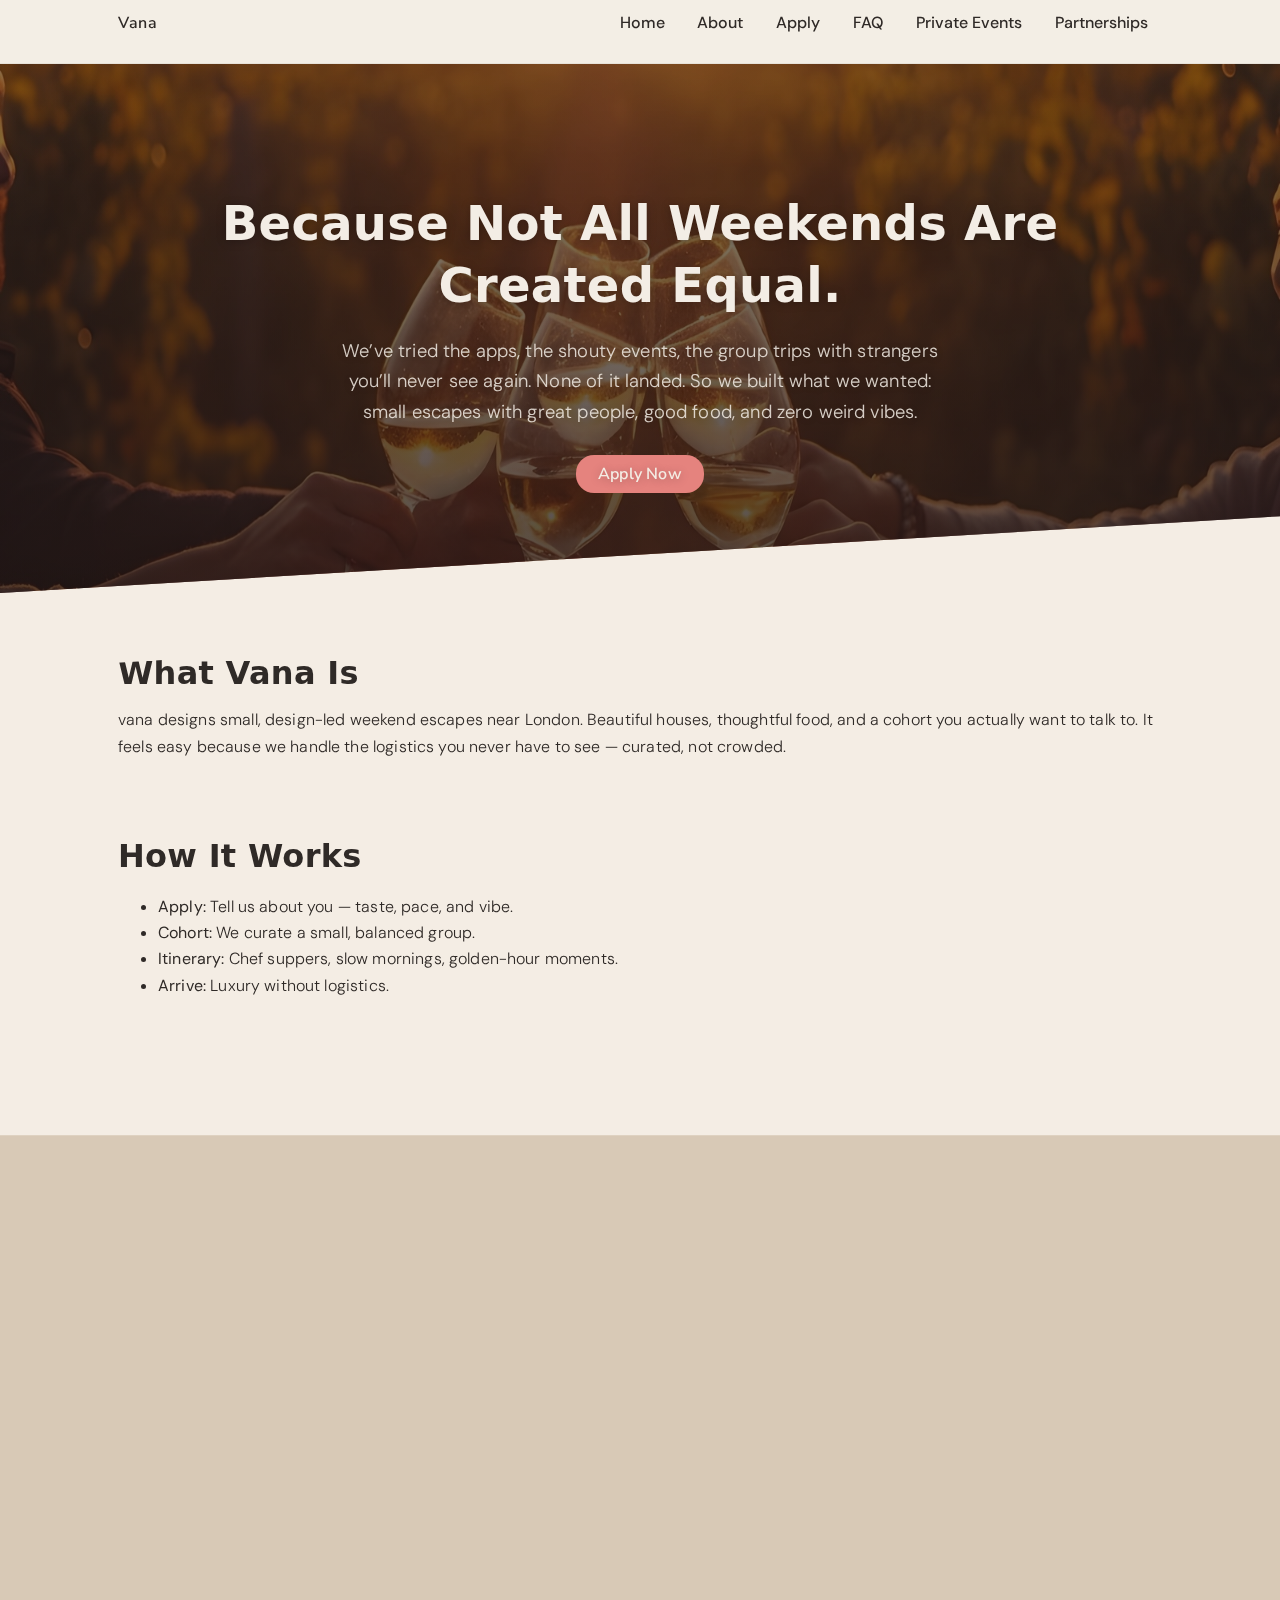
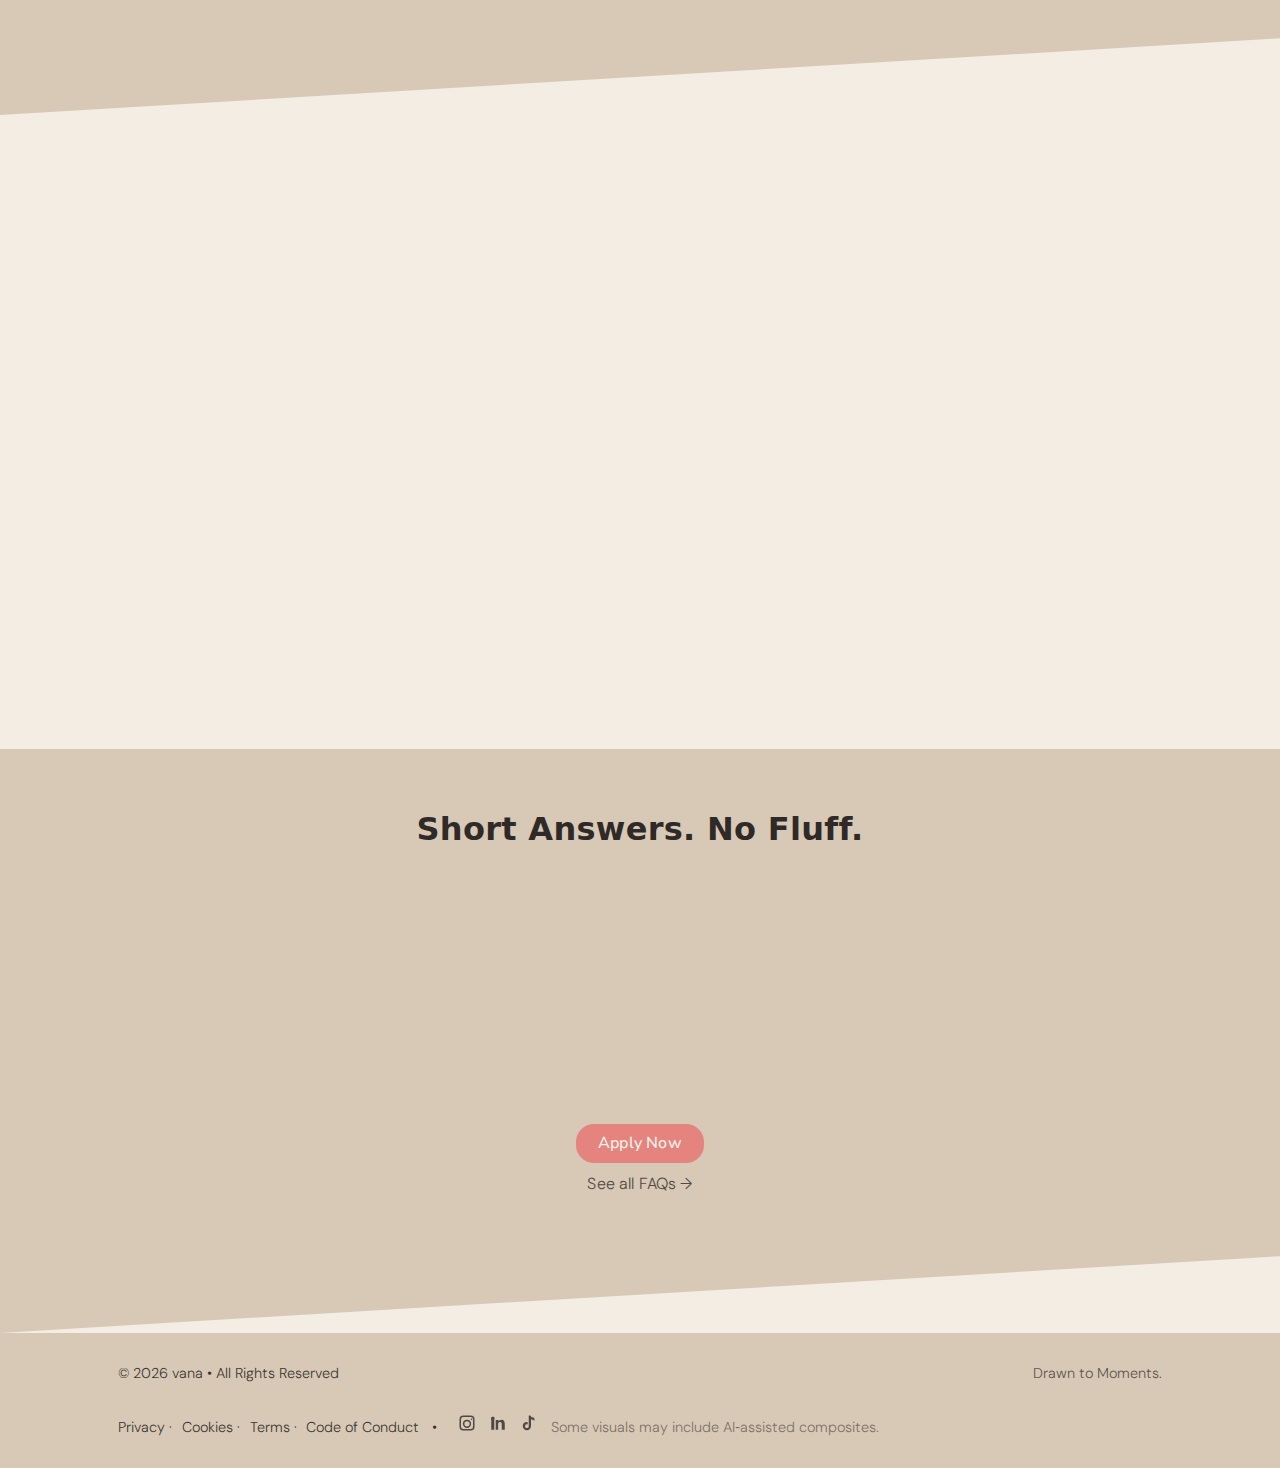
<file: index.html>
<!DOCTYPE html>
<html lang="en">
  <head>
    <!-- Meta -->
    <meta charset="utf-8" />
    <meta name="viewport" content="width=device-width,initial-scale=1" />
    <title>vana London | Curated Weekend Escapes near London</title>
    <meta
      name="description"
      content="Because not all weekends are created equal. vana curates small escapes with great people, good food, and zero weird vibes — all designed to feel effortless."
    />
    <link rel="canonical" href="https://www.vanalondon.com/" />

    <!-- Open Graph / Twitter -->
    <meta
      property="og:title"
      content="vana | Because not all weekends are created equal"
    />
    <meta
      property="og:description"
      content="Curated weekend escapes with great people, good food, and zero weird vibes. Small groups, boutique stays, and effortless flow."
    />
    <meta property="og:type" content="website" />
    <meta property="og:url" content="https://www.vanalondon.com/" />
    <meta property="og:image" content="/assets/images/og.jpg" />
    <meta name="twitter:card" content="summary_large_image" />
    <meta
      name="twitter:title"
      content="vana | Because not all weekends are created equal"
    />
    <meta
      name="twitter:description"
      content="Curated weekend escapes with great people, good food, and zero weird vibes. Small groups, boutique stays, and effortless flow."
    />
    <meta name="twitter:image" content="/assets/images/og.jpg" />

    <!-- Icons -->
    <link rel="icon" sizes="any" href="/assets/icons/favicon.ico" />
    <link rel="apple-touch-icon" href="/assets/icons/favicon-180.png" />
    <link rel="manifest" href="/assets/site.webmanifest" />
    <meta name="msapplication-config" content="/browserconfig.xml" />
    <meta name="theme-color" content="#714B4B" />

    <!-- Fonts -->
    <link rel="preconnect" href="https://fonts.googleapis.com" />
    <link rel="preconnect" href="https://fonts.gstatic.com" crossorigin />
    <link
      href="https://fonts.googleapis.com/css2?family=Nunito+Sans:wght@400;600;700&family=DM+Sans:wght@300;400;500;700&display=swap"
      rel="stylesheet"
    />

    <!-- Styles -->
    <link rel="stylesheet" href="/assets/style.css?v=11.3" />

    <!-- Preload hero for faster LCP (non-breaking) -->
    <link
      rel="preload"
      as="image"
      href="/assets/images/hero-1200.avif"
      imagesrcset="/assets/images/hero-480.avif 480w,
                     /assets/images/hero-768.avif 768w,
                     /assets/images/hero-1200.avif 1200w,
                     /assets/images/hero-1600.avif 1600w"
      imagesizes="(max-width:768px) 100vw, 1200px"
      fetchpriority="high"
    />

    <!-- Consent defaults (deny until accepted) -->
    <script>
      (function (w, d) {
        w.dataLayer = w.dataLayer || [];
        function gtag() {
          w.dataLayer.push(arguments);
        }
        w.gtag = gtag;
        gtag("consent", "default", {
          ad_storage: "denied",
          ad_user_data: "denied",
          ad_personalization: "denied",
          analytics_storage: "denied",
          functionality_storage: "granted",
          security_storage: "granted",
          wait_for_update: 500,
        });
      })(window, document);
    </script>

    <!-- GA4 -->
    <script
      async
      src="https://www.googletagmanager.com/gtag/js?id=G-ZCSZ025VD0"
    ></script>
    <script>
      window.dataLayer = window.dataLayer || [];
      function gtag() {
        dataLayer.push(arguments);
      }
      gtag("js", new Date());
      gtag("config", "G-ZCSZ025VD0", { anonymize_ip: true });
    </script>

    <!-- JSON-LD (updated email + socials inc. TikTok + LinkedIn company) -->
    <script type="application/ld+json">
      {
        "@context": "https://schema.org",
        "@type": "Organization",
        "name": "vana",
        "url": "https://www.vanalondon.com",
        "sameAs": [
          "https://www.instagram.com/vana.london",
          "https://www.linkedin.com/company/vanalondon",
          "https://www.tiktok.com/@vana.london"
        ],
        "logo": "https://www.vanalondon.com/assets/icons/favicon-180.png",
        "contactPoint": [
          {
            "@type": "ContactPoint",
            "email": "hello@vanalondon.com",
            "contactType": "customer support"
          }
        ]
      }
    </script>

    <script type="text/javascript">
      (function (c, l, a, r, i, t, y) {
        c[a] =
          c[a] ||
          function () {
            (c[a].q = c[a].q || []).push(arguments);
          };
        t = l.createElement(r);
        t.async = 1;
        t.src = "https://www.clarity.ms/tag/" + i;
        y = l.getElementsByTagName(r)[0];
        y.parentNode.insertBefore(t, y);
      })(window, document, "clarity", "script", "tpsiafvr09");
    </script>

    <!-- Lightweight reveal styles (non-invasive) -->
    <style>
      :root {
        --reveal-dur: 600ms;
        --reveal-ease: cubic-bezier(0.2, 0.65, 0.3, 1);
      }
      .reveal {
        opacity: 0;
        transform: translateY(18px);
        will-change: opacity, transform;
        transition: opacity var(--reveal-dur) var(--reveal-ease),
          transform var(--reveal-dur) var(--reveal-ease);
      }
      .reveal.is-visible {
        opacity: 1;
        transform: translateY(0);
      }
      @media (prefers-reduced-motion: reduce) {
        .reveal {
          opacity: 1;
          transform: none;
          transition: none;
        }
      }
    </style>
  </head>
  <body>
    <a class="sr-only" href="#main">Skip to content</a>

    <!-- Header -->
    <header>
      <div class="wrap nav">
        <div class="brand">
          <a href="/"><span>vana</span></a>
        </div>
        <nav aria-label="Primary" class="links">
          <a id="nav-home" href="/">Home</a>
          <a id="nav-about" href="/about.html">About</a>
          <a id="nav-apply" href="/apply.html">Apply</a>
          <a id="nav-faq" href="/faq.html">FAQ</a>
          <a id="nav-private" href="/private-events.html">Private Events</a>
          <a id="nav-partnerships" href="/partnerships.html">Partnerships</a>
        </nav>
      </div>
    </header>

    <main id="main">
      <!-- HERO (unchanged visuals; darkened overlay via inline style as before) -->
      <section
        class="hero small slant-bottom hero--bg hero--contrast"
        style="
          background: linear-gradient(
              0deg,
              rgba(20, 14, 13, 0.45),
              rgba(20, 14, 13, 0.25)
            ),
            image-set(
                url('/assets/images/hero-1600.avif') type('image/avif'),
                url('/assets/images/hero-1600.webp') type('image/webp'),
                url('/assets/images/hero-1600.jpg') type('image/jpeg')
              )
              center/cover no-repeat;
        "
      >
        <div class="wrap reveal">
          <h1>Because not all weekends are created equal.</h1>
          <p class="lede">
            We’ve tried the apps, the shouty events, the group trips with
            strangers you’ll never see again. None of it landed. So we built
            what we wanted: small escapes with great people, good food, and zero
            weird vibes.
          </p>
          <div class="cta">
            <a class="btn" href="/apply.html">Apply Now</a>
          </div>
        </div>
      </section>

      <!-- “Drawn to …” features -->

      <section class="slant-top">
        <div class="wrap reveal">
          <h2>What vana is</h2>
          <p>
            vana designs small, design-led weekend escapes near London.
            Beautiful houses, thoughtful food, and a cohort you actually want to
            talk to. It feels easy because we handle the logistics you never
            have to see — curated, not crowded.
          </p>
        </div>
      </section>

      <section class="slant-top slant-bottom">
        <div class="wrap reveal">
          <h2>How it works</h2>
          <ul class="bullets">
            <li>
              <strong>Apply:</strong> Tell us about you — taste, pace, and vibe.
            </li>
            <li><strong>Cohort:</strong> We curate a small, balanced group.</li>
            <li>
              <strong>Itinerary:</strong> Chef suppers, slow mornings,
              golden-hour moments.
            </li>
            <li><strong>Arrive:</strong> Luxury without logistics.</li>
          </ul>
        </div>
      </section>

      <section class="alt slant-top slant-bottom">
        <div class="wrap features">
          <div class="f reveal">
            <picture>
              <source
                srcset="
                  /assets/images/taste-1600.jpg 1600w,
                  /assets/images/taste-1200.jpg 1200w,
                  /assets/images/taste-768.jpg   768w,
                  /assets/images/taste-480.jpg   480w
                "
                sizes="(max-width: 900px) 50vw, 260px"
              />
              <img
                class="circle"
                src="/assets/images/taste-768.jpg"
                alt="Long-table dinner ambience"
                width="768"
                height="768"
                loading="lazy"
                decoding="async"
              />
            </picture>
            <h3>Drawn to Taste.</h3>
            <p>
              Long-table dinners, good wine, and conversations that actually go
              somewhere.
            </p>
          </div>
          <div class="f reveal">
            <picture>
              <source
                srcset="
                  /assets/images/stay-1600.jpg 1600w,
                  /assets/images/stay-1200.jpg 1200w,
                  /assets/images/stay-768.jpg   768w,
                  /assets/images/stay-480.jpg   480w
                "
                sizes="(max-width: 900px) 50vw, 260px"
              />
              <img
                class="circle"
                src="/assets/images/stay-768.jpg"
                alt="Boutique bedroom with warm lighting"
                width="768"
                height="768"
                loading="lazy"
                decoding="async"
              />
            </picture>
            <h3>Drawn to Stay.</h3>
            <p>
              Boutique spaces with character, designed not to feel like a
              retreat.
            </p>
          </div>
          <div class="f reveal">
            <picture>
              <source
                srcset="
                  /assets/images/connect-1600.jpg 1600w,
                  /assets/images/connect-1200.jpg 1200w,
                  /assets/images/connect-768.jpg   768w,
                  /assets/images/connect-480.jpg   480w
                "
                sizes="(max-width: 900px) 50vw, 260px"
              />
              <img
                class="circle"
                src="/assets/images/connect-768.jpg"
                alt="Guests laughing at golden hour"
                width="768"
                height="768"
                loading="lazy"
                decoding="async"
              />
            </picture>
            <h3>Drawn to Connect.</h3>
            <p>Curated groups, no awkward intros. Just people who click.</p>
          </div>
          <div class="f reveal">
            <picture>
              <source
                srcset="
                  /assets/images/explore-1600.jpg 1600w,
                  /assets/images/explore-1200.jpg 1200w,
                  /assets/images/explore-768.jpg   768w,
                  /assets/images/explore-480.jpg   480w
                "
                sizes="(max-width: 900px) 50vw, 260px"
              />
              <img
                class="circle"
                src="/assets/images/explore-768.jpg"
                alt="Château and gardens"
                width="768"
                height="768"
                loading="lazy"
                decoding="async"
              />
            </picture>
            <h3>Drawn to Explore.</h3>
            <p>Hidden corners close to London that feel like a proper reset.</p>
          </div>
        </div>
      </section>

      <!-- The Art of Selectivity — split layout -->
      <section class="slant-top slant-bottom">
        <div class="wrap split reverse">
          <div class="split-media reveal">
            <img
              src="/assets/images/selectivity-1200.jpg"
              srcset="
                /assets/images/selectivity-480.jpg   480w,
                /assets/images/selectivity-768.jpg   768w,
                /assets/images/selectivity-1200.jpg 1200w,
                /assets/images/selectivity-1600.jpg 1600w
              "
              sizes="(max-width: 1000px) 90vw, 520px"
              alt="Candid dinner in a design-led space"
              width="1600"
              height="1066"
              loading="lazy"
            />
          </div>
          <div class="split-copy reveal">
            <div class="card">
              <h2>The Art of Selectivity.</h2>
              <p>
                Your time matters. That’s why we keep groups small and balanced,
                so the vibe works from the first dinner.
              </p>
              <p>
                Every guest is welcomed after a quick profile review and short
                video intro. It keeps things effortless on the day.
              </p>
              <div class="cta" style="margin-top: 10px">
                <a class="btn" href="/apply.html">Apply Now</a>
              </div>
            </div>
          </div>
        </div>
      </section>

      <!-- Micro FAQ / CTA -->
      <section class="alt slant-top slant-bottom">
        <div class="wrap">
          <h2 class="center-me" style="text-align: center; margin-bottom: 10px">
            Short answers. No fluff.
          </h2>
          <details class="faq reveal" name="faqs">
            <summary>Who is it for?</summary>
            <div>
              Londoners (young adults) who care about food, travel, home — and
              want weekends that feel good.
            </div>
          </details>
          <details class="faq reveal" name="faqs">
            <summary>Do I need to know anyone?</summary>
            <div>
              Nope. That’s the point. We host so conversation flows without the
              forced icebreakers.
            </div>
          </details>
          <details class="faq reveal" name="faqs">
            <summary>What’s included?</summary>
            <div>
              All listed meals, activities, and your stay. We keep extras
              optional and clear.
            </div>
          </details>
          <!-- NEW: Room sharing clarity (mentions uniqueness per location) -->
          <details class="faq reveal" name="faqs">
            <summary>Will I share a room?</summary>
            <div>
              You’ll never share a bed with a stranger. Each location is unique,
              but rooms are max two people. We offer single and double occupancy
              options and share the exact rooming layout for that venue before
              you confirm.
            </div>
          </details>

          <div class="center-me" style="text-align: center; margin-top: 16px">
            <a class="btn" href="/apply.html">Apply Now</a>
            <p class="help" style="opacity: 0.8; margin-top: 8px">
              <a href="/faq.html">See all FAQs →</a>
            </p>
          </div>
        </div>
      </section>
    </main>

    <!-- Footer with socials (TikTok fixed; LinkedIn company; email unchanged visually) -->
    <footer>
      <div class="wrap foot">
        <div>© <span id="y"></span> vana • All Rights Reserved</div>
        <div class="tagline-foot"><em>Drawn to Moments.</em></div>
        <div class="foot-links">
          <a href="/privacy.html">Privacy</a> ·
          <a href="/cookies.html">Cookies</a> ·
          <a href="/terms.html">Terms</a> ·
          <a href="/code-of-conduct.html">Code of Conduct</a>
          <span style="margin: 0 0.6em">•</span>
          <a
            class="social"
            aria-label="Instagram"
            title="Instagram"
            target="_blank"
            rel="noopener"
            href="https://www.instagram.com/vana.london"
          >
            <svg width="18" height="18" viewBox="0 0 24 24" aria-hidden="true">
              <path
                fill="currentColor"
                d="M7 2h10a5 5 0 0 1 5 5v10a5 5 0 0 1-5 5H7a5 5 0 0 1-5-5V7a5 5 0 0 1 5-5Zm0 2a3 3 0 0 0-3 3v10a3 3 0 0 0 3 3h10a3 3 0 0 0 3-3V7a3 3 0 0 0-3-3H7Zm5 3.5A5.5 5.5 0 1 1 6.5 13 5.5 5.5 0 0 1 12 7.5Zm0 2A3.5 3.5 0 1 0 15.5 13 3.5 3.5 0 0 0 12 9.5ZM18 6a1 1 0 1 1-1 1a1 1 0 0 1 1-1Z"
              />
            </svg>
          </a>
          <a
            class="social"
            aria-label="LinkedIn"
            title="LinkedIn"
            target="_blank"
            rel="noopener"
            href="https://www.linkedin.com/company/vanalondon"
          >
            <svg width="18" height="18" viewBox="0 0 24 24" aria-hidden="true">
              <path
                fill="currentColor"
                d="M4.98 3.5A2.5 2.5 0 1 1 2.5 6a2.5 2.5 0 0 1 2.48-2.5ZM3 8h4v13H3zM9 8h3.8v1.8H12.9a4.17 4.17 0 0 1 3.76-2.06C20.13 7.74 21 10 21 13.3V21h-4v-6.7c0-1.6-.03-3.66-2.23-3.66c-2.23 0-2.57 1.74-2.57 3.54V21H9z"
              />
            </svg>
          </a>
          <a
            class="social"
            aria-label="TikTok"
            title="TikTok"
            target="_blank"
            rel="noopener"
            href="https://www.tiktok.com/@vana.london"
          >
            <svg width="18" height="18" viewBox="0 0 24 24" aria-hidden="true">
              <path
                fill="currentColor"
                d="M21 8.5a7.69 7.69 0 0 1-5-1.8V16a5.5 5.5 0 1 1-5.5-5.5a5.6 5.6 0 0 1 1 .1V14a2.5 2.5 0 1 0 1.5 2.3V2h2a5.7 5.7 0 0 0 5 3z"
              />
            </svg>
          </a>
          <span style="margin-left: 0.6rem; opacity: 0.6"
            >Some visuals may include AI‑assisted composites.</span
          >
        </div>
      </div>
    </footer>

    <script>
      document.getElementById("y").textContent = new Date().getFullYear();
    </script>

    <!-- Cookie modal -->
    <div
      id="cookie-modal"
      class="cookie-modal"
      role="dialog"
      aria-labelledby="cookie-title"
      aria-describedby="cookie-desc"
      aria-modal="true"
      style="display: none"
      aria-hidden="true"
    >
      <div class="cookie-inner">
        <h2 id="cookie-title">Help us improve vana</h2>
        <p id="cookie-desc">
          We use cookies to remember preferences and, with your permission, to
          understand how our site is used so we can design better weekends.
          Choose what you'd like.
        </p>
        <div class="cookie-actions">
          <button id="accept-all" class="btn btn-primary">Accept all</button>
          <button id="reject-all" class="btn btn-secondary">Reject all</button>
          <button id="manage-settings" class="btn btn-link">
            Manage settings
          </button>
        </div>
        <div id="cookie-settings" class="cookie-settings" style="display: none">
          <label
            ><input type="checkbox" id="analytics-toggle" /> Analytics (helps us
            see what’s working)</label
          ><br />
          <label
            ><input type="checkbox" id="marketing-toggle" /> Marketing
            (occasional event updates)</label
          ><br />
          <div style="margin-top: 10px">
            <button id="save-settings" class="btn btn-primary small">
              Save choices
            </button>
            <button id="cancel-settings" class="btn btn-secondary small">
              Cancel
            </button>
          </div>
        </div>
        <button
          id="cookie-close"
          class="cookie-close"
          title="Close"
          aria-label="Close cookie dialog"
        >
          ×
        </button>
      </div>
    </div>

    <script src="/assets/cookie.js"></script>

    <!-- Universal nav highlight (unchanged) -->
    <script>
      (function () {
        const toIndex = (p) => p.replace(/\/$/, "/index.html");
        const aliasMap = { "/register.html": "/apply.html" };
        const hereRaw = toIndex(location.pathname || "/");
        const here = aliasMap[hereRaw] || hereRaw;
        const nav = document.querySelector("nav.links");
        if (!nav) return;
        nav.querySelectorAll("a[href]").forEach((a) => {
          try {
            const url = new URL(a.getAttribute("href"), location.origin);
            if (url.origin !== location.origin) return;
            const linkPathRaw = toIndex(url.pathname || "/");
            const linkPath = aliasMap[linkPathRaw] || linkPathRaw;
            const isActive =
              linkPath === here || (here === "/index.html" && linkPath === "/");
            if (isActive) {
              a.setAttribute("aria-current", "page");
              a.classList.add("is-active");
            }
          } catch (e) {}
        });
      })();
    </script>

    <!-- Minimal reveal observer -->
    <script>
      (function () {
        const els = document.querySelectorAll(".reveal");
        if (!("IntersectionObserver" in window) || !els.length) return;
        const io = new IntersectionObserver(
          (entries) => {
            entries.forEach((en) => {
              if (en.isIntersecting) en.target.classList.add("is-visible");
            });
          },
          { threshold: 0.12 }
        );
        els.forEach((el) => io.observe(el));
      })();
    </script>
  </body>
</html>
</file>
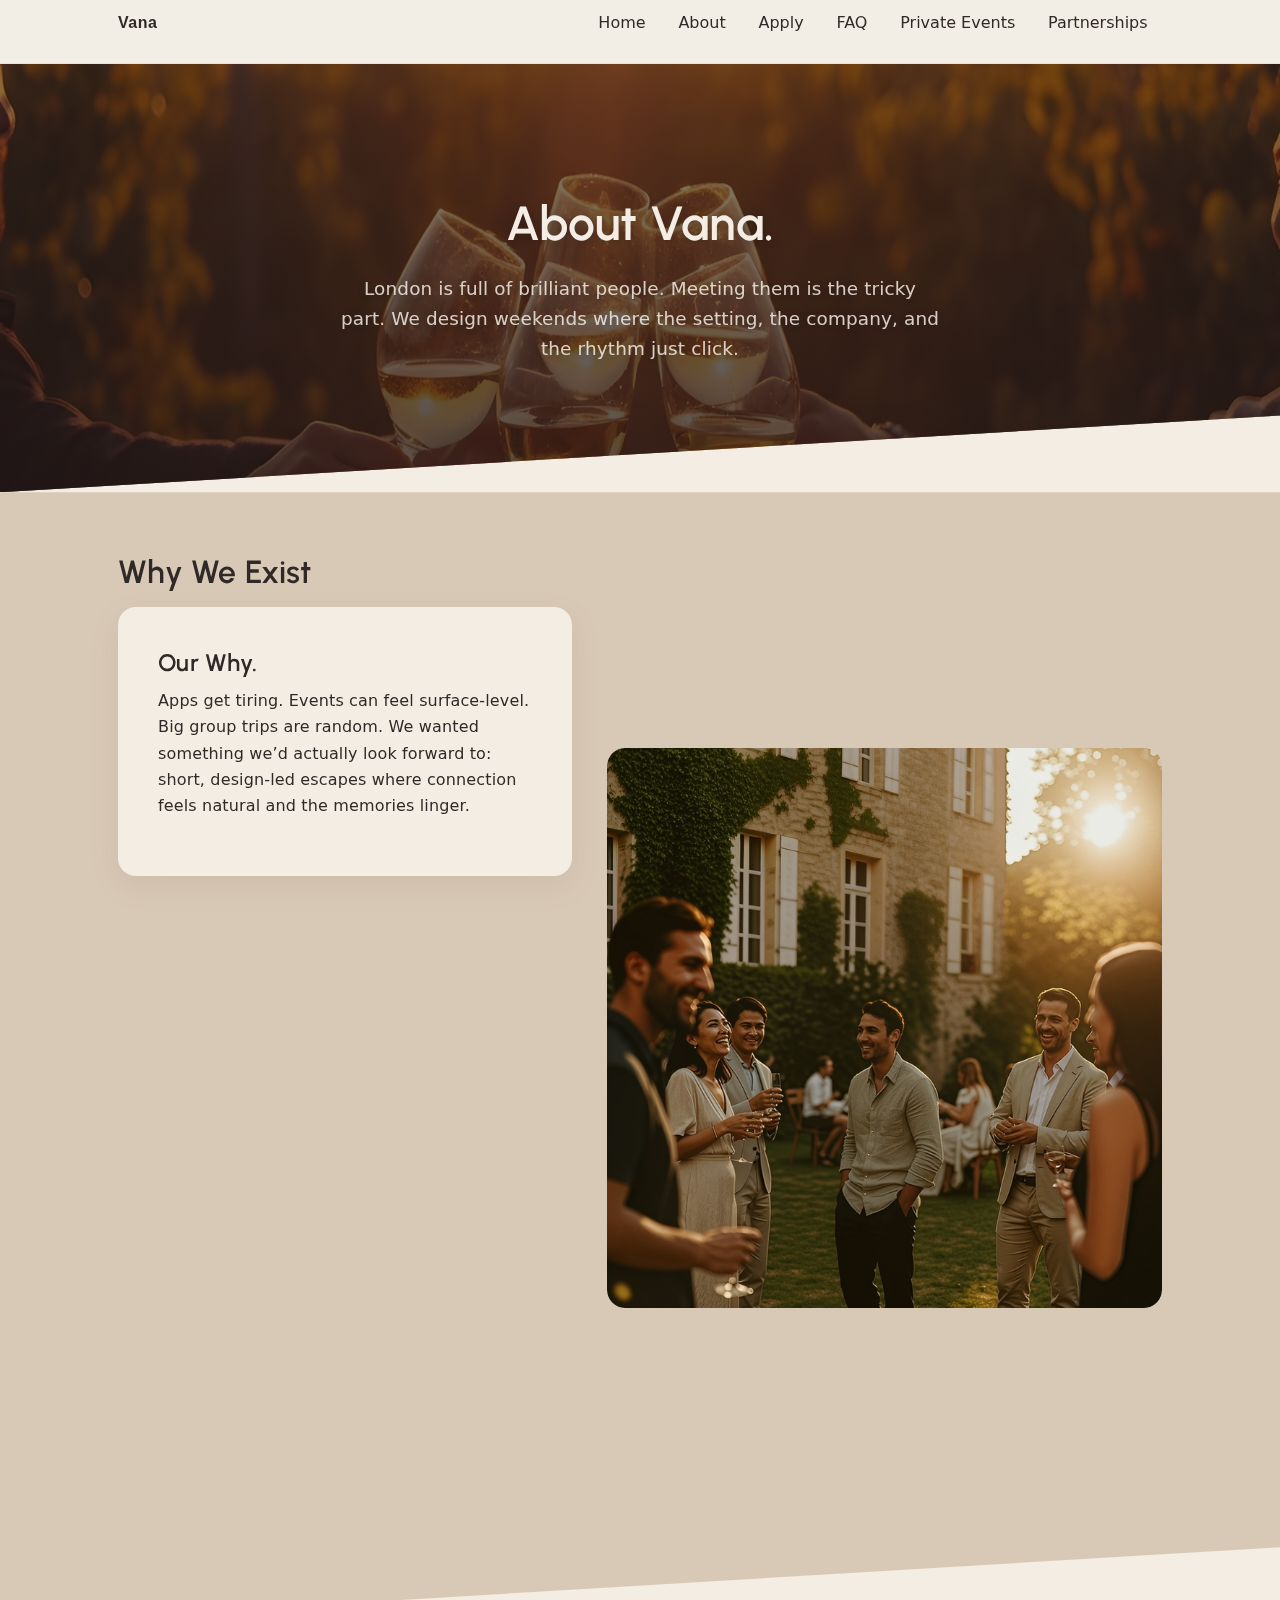
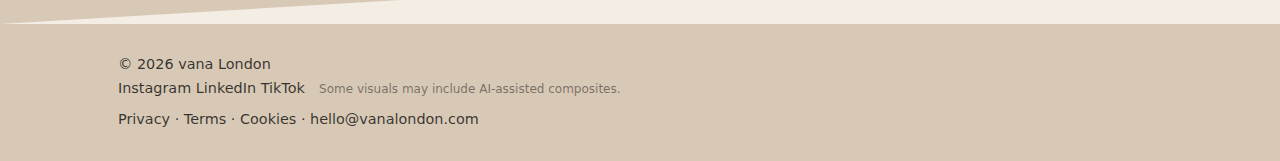
<file: about.html>
<!DOCTYPE html>

<html lang="en">
<head>
<!-- Meta -->
<meta charset="utf-8"/>
<meta content="width=device-width,initial-scale=1" name="viewport"/>
<title>About vana London | The Art of Selectivity</title>
<meta content="Created in London, vana brings together design, food, and atmosphere. We curate weekend experiences that celebrate slow living, great people, and intentional connection." name="description"/>
<link href="https://www.vanalondon.com/about.html" rel="canonical"/>
<!-- Open Graph / Twitter -->
<meta content="About vana | The Art of Selectivity" property="og:title"/>
<meta content="Created in London, vana blends design, food, and atmosphere to curate weekend experiences for intentional connection." property="og:description"/>
<meta content="website" property="og:type"/>
<meta content="https://www.vanalondon.com/about.html" property="og:url"/>
<meta content="/assets/images/og.jpg" property="og:image"/>
<meta content="summary_large_image" name="twitter:card"/>
<meta content="About vana | The Art of Selectivity" name="twitter:title"/>
<meta content="Created in London, vana blends design, food, and atmosphere to curate weekend experiences for intentional connection." name="twitter:description"/>
<meta content="/assets/images/og.jpg" name="twitter:image"/>
<!-- Icons -->
<link href="/assets/icons/favicon.ico" rel="icon" sizes="any"/>
<link href="/assets/icons/favicon-180.png" rel="apple-touch-icon"/>
<link href="/assets/site.webmanifest" rel="manifest"/>
<meta content="/browserconfig.xml" name="msapplication-config"/>
<meta content="#714B4B" name="theme-color"/>
<!-- Fonts -->
<link href="https://fonts.googleapis.com" rel="preconnect"/>
<link crossorigin="" href="https://fonts.gstatic.com" rel="preconnect"/>
<link href="https://fonts.googleapis.com/css2?family=Poppins:wght@300;400;600&amp;family=Urbanist:wght@500;600&amp;display=swap" rel="stylesheet"/>
<!-- Styles -->
<link href="/assets/style.css?v=11.6" rel="stylesheet">
<!-- Consent defaults (deny until accepted) -->
<script>
    (function(w,d){
      w.dataLayer = w.dataLayer || [];
      function gtag(){ w.dataLayer.push(arguments); }
      w.gtag = gtag;
      gtag('consent','default',{
        ad_storage:'denied', ad_user_data:'denied', ad_personalization:'denied',
        analytics_storage:'denied', functionality_storage:'granted', security_storage:'granted',
        wait_for_update:500
      });
    })(window, document);
  </script>
<!-- GA4 -->
<script async="" src="https://www.googletagmanager.com/gtag/js?id=G-ZCSZ025VD0"></script>
<script>
    window.dataLayer = window.dataLayer || [];
    function gtag(){ dataLayer.push(arguments); }
    gtag('js', new Date());
    gtag('config', 'G-ZCSZ025VD0', {'anonymize_ip': true});
  </script>
<!-- JSON-LD -->
<script type="application/ld+json">
  {
    "@context": "https://schema.org",
    "@type": "WebPage",
    "name": "About vana | The art of selectivity",
    "url": "https://www.vanalondon.com/about.html",
    "isPartOf": {"@type":"WebSite","name":"vana","url":"https://www.vanalondon.com"},
    "about": {"@type":"Organization","name":"vana","url":"https://www.vanalondon.com"},
    "description": "Why we exist, what we do, and how we curate small, design-led escapes that feel effortless."
  }
  </script>
</link><script type="application/ld+json">{"@context": "https://schema.org", "@type": "Organization", "name": "vana London", "url": "https://www.vanalondon.com", "description": "vana curates design-led weekend experiences blending food, conversation, and connection for discerning young professionals.", "founder": "Priyanka Dasgupta", "sameAs": ["https://www.instagram.com/vanalondon"]}</script>
  <!-- Minimal reveal CSS (parity with Home) -->
  <style>
    :root { --reveal-dur: 600ms; --reveal-ease: cubic-bezier(.2,.65,.3,1); }
    .reveal { opacity: 0; transform: translateY(18px); will-change: opacity, transform;
      transition: opacity var(--reveal-dur) var(--reveal-ease), transform var(--reveal-dur) var(--reveal-ease); }
    .reveal.is-visible { opacity: 1; transform: translateY(0); }
    @media (prefers-reduced-motion: reduce) {
      .reveal { opacity: 1; transform: none; transition: none; }
    }
  </style>
</head>
<body>
<a class="sr-only" href="#main">Skip to content</a>
<header>
<div class="wrap nav">
<div class="brand"><a href="/"><span>vana</span></a></div>
<nav aria-label="Primary" class="links">
<a href="/" id="nav-home">Home</a>
<a href="/about.html" id="nav-about">About</a>
<a href="/apply.html" id="nav-apply">Apply</a>
<a href="/faq.html" id="nav-faq">FAQ</a>
<a href="/private-events.html" id="nav-private">Private Events</a>
<a href="/partnerships.html" id="nav-partnerships">Partnerships</a>
</nav>
</div>
</header>
<main id="main">
<section class="hero small slant-bottom hero--bg hero--contrast">
<div class="wrap reveal">
<h1>About vana.</h1>
<p class="lede">London is full of brilliant people. Meeting them is the tricky part. We design weekends where the setting, the company, and the rhythm just click.</p>
</div>
</section>
<section class="alt slant-top slant-bottom">
<div class="wrap split reverse">
<div class="split-copy">
          <h2 class="reveal">Why we exist</h2>
<div class="card reveal">
<h3>Our why.</h3>
<p>Apps get tiring. Events can feel surface-level. Big group trips are random. We wanted something we’d actually look forward to: short, design-led escapes where connection feels natural and the memories linger.</p>
</div>
<div class="card reveal" style="margin-top:14px">
<h3>What we do.</h3>
<ul>
<li>Curated micro-escapes for people who want more from their weekends</li>
<li>Small, balanced groups so the vibe feels right</li>
<li>Boutique stays with character and calm — cinematic, not shouty</li>
<li>Long-table dinners that turn strangers into friends</li>
<li>Activities that feel natural, not forced</li>
</ul>
</div>
<div class="card reveal" style="margin-top:14px">
<h3>Our difference.</h3>
<p>This isn’t a dating app in disguise. It isn’t a generic retreat either. It’s the in‑between: time away with people who get it. Less swiping, more laughing over wine.</p>
</div>
</div>
<div class="split-media">
<img alt="Candid dinner scene in a design-led space" height="1066" loading="lazy" sizes="(max-width: 1000px) 90vw, 520px" src="/assets/images/about-1200.jpg" srcset="/assets/images/about-480.jpg 480w, /assets/images/about-768.jpg 768w, /assets/images/about-1200.jpg 1200w, /assets/images/about-1600.jpg 1600w" width="1600"/ width="1600" height="1066" loading="lazy" decoding="async">
</div>
</div>
</section>
</main>
<footer>
    <div class="wrap">
      <div>© <span id="year"></span> vana London</div>
      <div class="socials">
        <a href="https://www.instagram.com/vana.london" aria-label="Instagram" target="_blank" rel="noopener">Instagram</a>
        <a href="https://www.linkedin.com/company/vanalondon" aria-label="LinkedIn" target="_blank" rel="noopener">LinkedIn</a>
        <a href="https://www.tiktok.com/@vana.london" aria-label="TikTok" target="_blank" rel="noopener">TikTok</a>
        <small class="ai-note" style="opacity:.6; margin-left:.6rem">Some visuals may include AI-assisted composites.</small>
      </div>
      <div style="margin-top:.5rem">
        <a href="/privacy.html">Privacy</a> ·
        <a href="/terms.html">Terms</a> ·
        <a href="/cookies.html">Cookies</a> ·
        <a href="mailto:hello@vanalondon.com">hello@vanalondon.com</a>
      </div>
    </div>
  </footer>
  <script>document.getElementById('year').textContent = new Date().getFullYear();</script>
<!-- Cookie modal -->
<div aria-describedby="cookie-desc" aria-hidden="true" aria-labelledby="cookie-title" aria-modal="true" class="cookie-modal" id="cookie-modal" role="dialog" style="display:none;">
<div class="cookie-inner">
<h2 id="cookie-title">Help us improve vana</h2>
<p id="cookie-desc">We use cookies to remember preferences and, with your permission, to understand how our site is used so we can design better weekends. Choose what you'd like.</p>
<div class="cookie-actions">
<button class="btn btn-primary" id="accept-all">Accept all</button>
<button class="btn btn-secondary" id="reject-all">Reject all</button>
<button class="btn btn-link" id="manage-settings">Manage settings</button>
</div>
<div class="cookie-settings" id="cookie-settings" style="display:none;">
<label><input id="analytics-toggle" type="checkbox"/> Analytics (helps us see what’s working)</label><br/>
<label><input id="marketing-toggle" type="checkbox"/> Marketing (occasional event updates)</label><br/>
<div style="margin-top:10px;">
<button class="btn btn-primary small" id="save-settings">Save choices</button>
<button class="btn btn-secondary small" id="cancel-settings">Cancel</button>
</div>
</div>
<button aria-label="Close cookie dialog" class="cookie-close" id="cookie-close" title="Close">×</button>
</div>
</div>
<script src="/assets/cookie.js"></script>
<!-- Universal nav highlight -->
<script> (function () { const toIndex = p => p.replace(/\/$/, "/index.html"); const aliasMap = { "/register.html": "/apply.html" }; const hereRaw = toIndex(location.pathname || "/"); const here = aliasMap[hereRaw] || hereRaw; const nav = document.querySelector("nav.links"); if (!nav) return; nav.querySelectorAll("a[href]").forEach(a => { try { const url = new URL(a.getAttribute("href"), location.origin); if (url.origin !== location.origin) return; const linkPathRaw = toIndex(url.pathname || "/"); const linkPath = aliasMap[linkPathRaw] || linkPathRaw; const isActive = linkPath === here || (here === "/index.html" && linkPath === "/"); if (isActive) { a.setAttribute("aria-current","page"); a.classList.add("is-active"); } } catch(e){} }); })(); </script>

  <!-- Reveal JS (parity with Home) -->
  <script>
    (function(){
      const els = document.querySelectorAll('.reveal');
      if (!('IntersectionObserver' in window) || !els.length) return;
      const io = new IntersectionObserver((entries)=>{
        entries.forEach(en => { if (en.isIntersecting) en.target.classList.add('is-visible'); });
      }, { threshold: 0.12 });
      els.forEach(el => io.observe(el));
    })();
  </script>
</body>
</html>
</file>
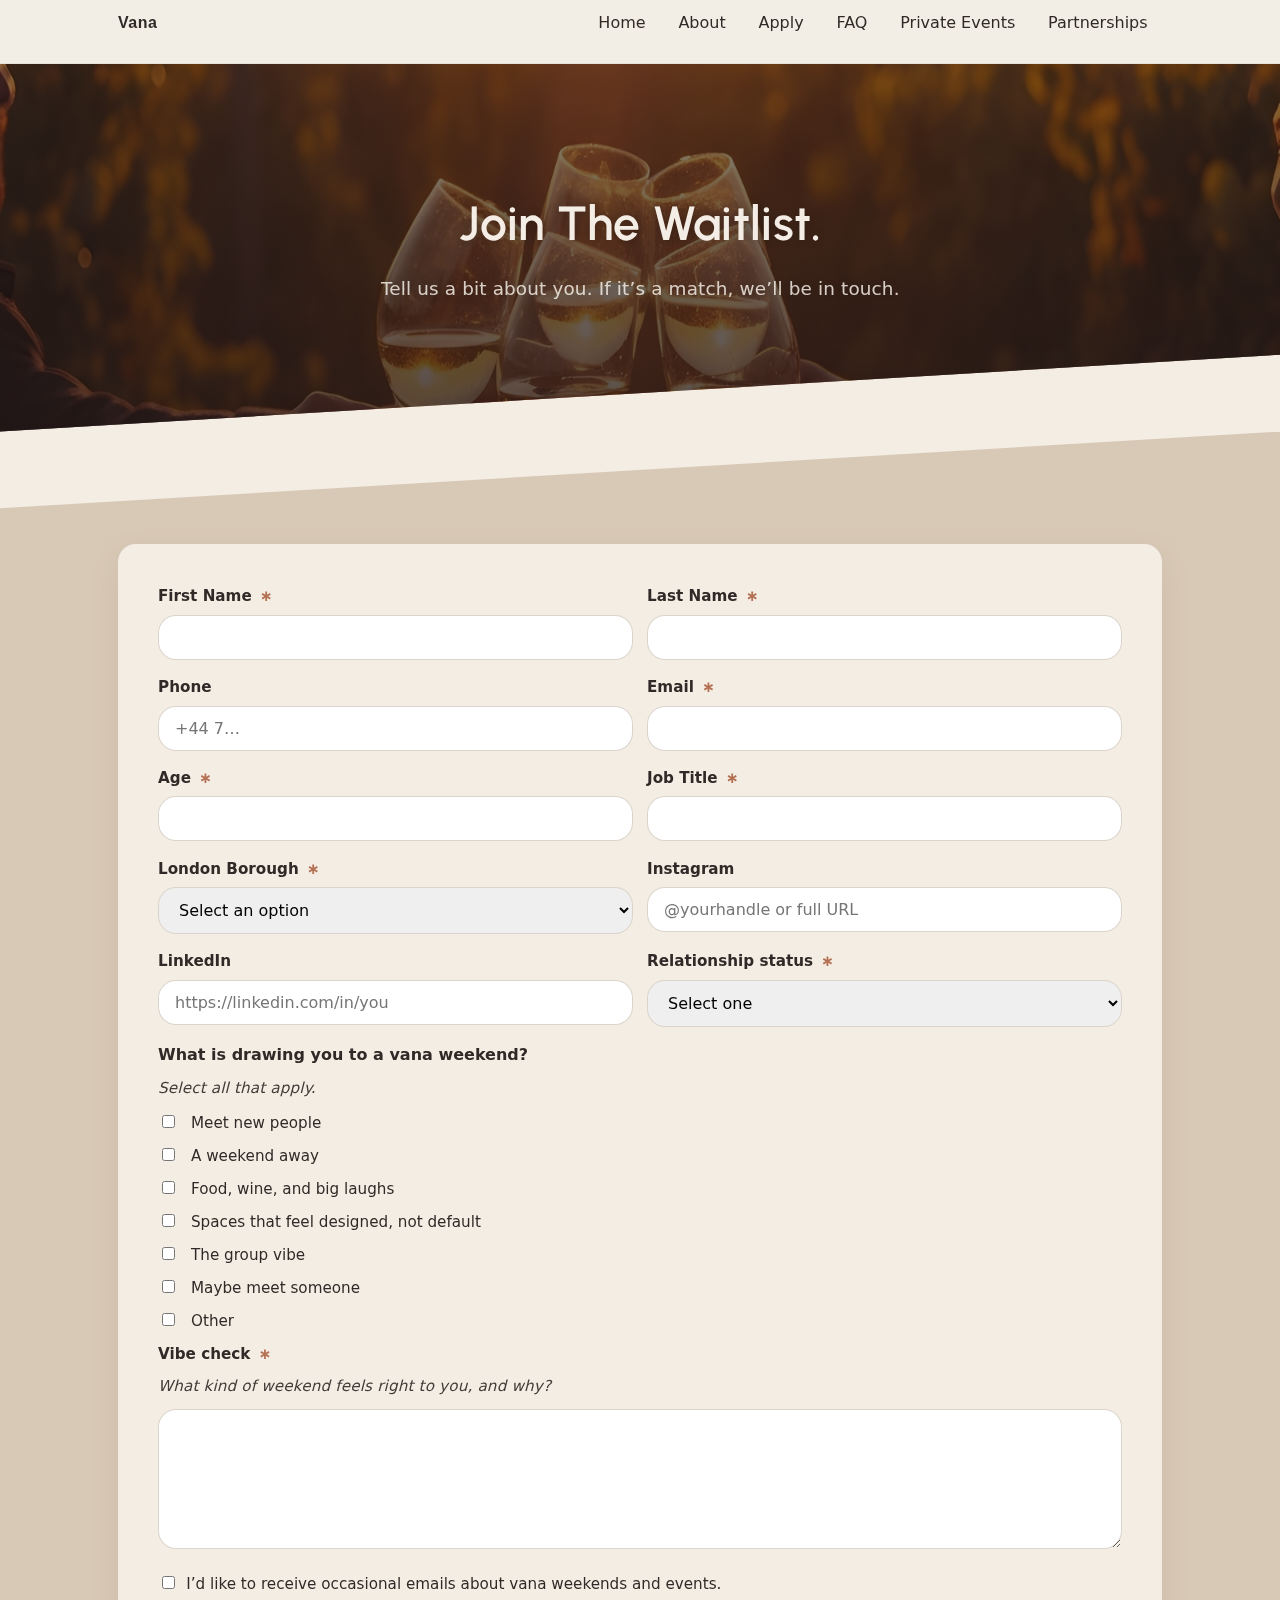
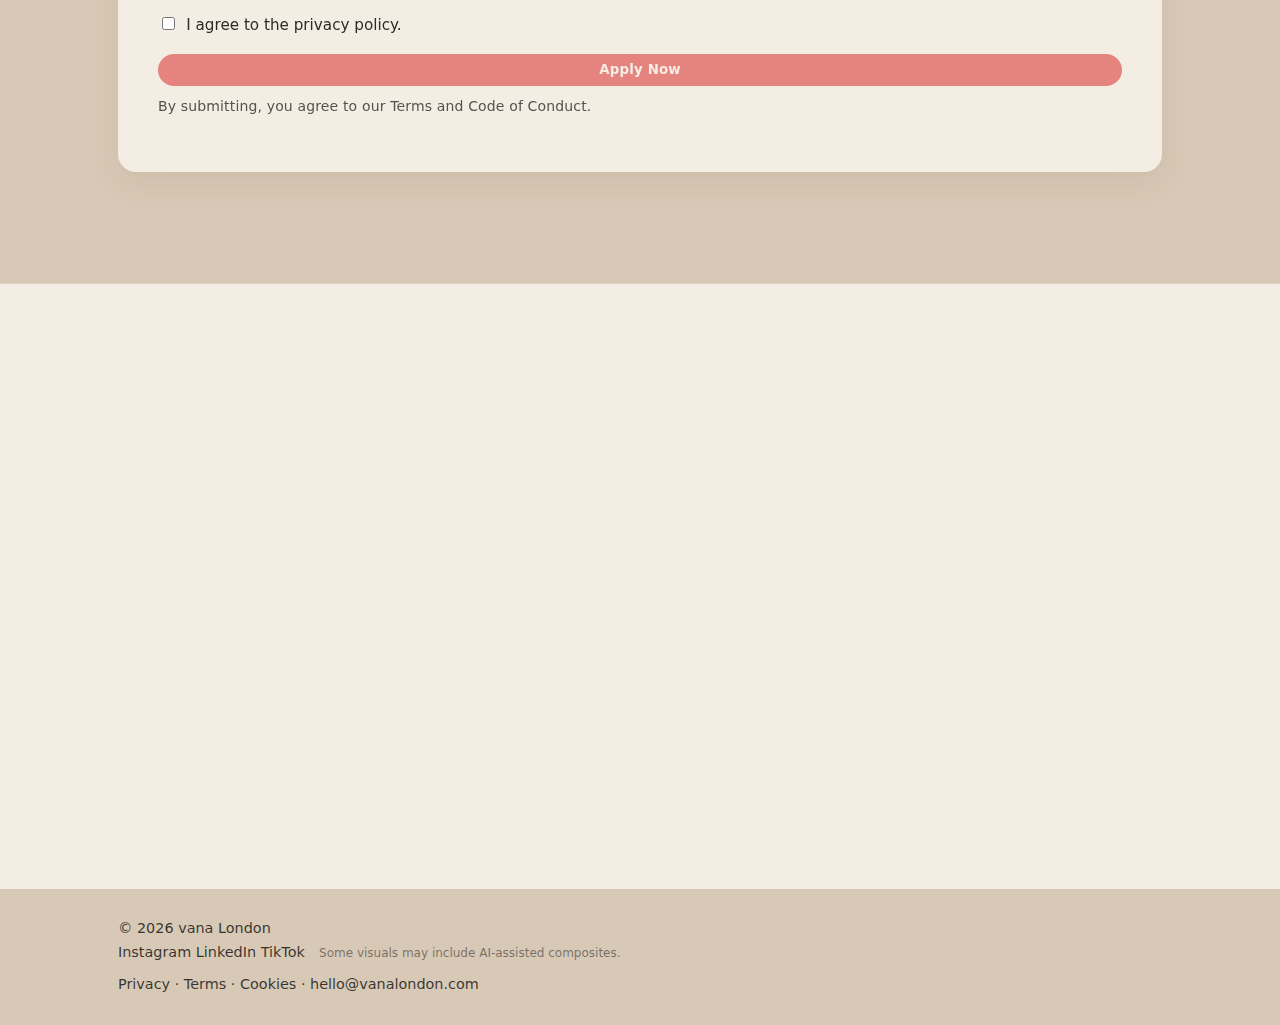
<file: apply.html>
<!DOCTYPE html>
<html lang="en">
<head>
  <!-- Meta -->
  <meta charset="UTF-8" />
  <meta name="viewport" content="width=device-width,initial-scale=1" />
  <title>Apply to vana London | Curated Weekend Escapes Near London</title>
  <meta name="description" content="Apply to join vana’s curated weekend escapes near London. Small groups, boutique stays, and zero weird vibes." />
  <link rel="canonical" href="https://www.vanalondon.com/apply.html"/>

  <!-- Open Graph / Twitter -->
  <meta property="og:title" content="Apply | Join the vana waitlist"/>
  <meta property="og:description" content="Apply to join curated weekend escapes near London. Small groups, boutique stays, and zero weird vibes."/>
  <meta property="og:type" content="website"/>
  <meta property="og:url" content="https://www.vanalondon.com/apply.html"/>
  <meta property="og:image" content="/assets/images/og.jpg"/>
  <meta name="twitter:card" content="summary_large_image"/>
  <meta name="twitter:title" content="Apply | Join the vana waitlist"/>
  <meta name="twitter:description" content="Apply to join curated weekend escapes near London. Small groups, boutique stays, and zero weird vibes."/>
  <meta name="twitter:image" content="/assets/images/og.jpg"/>

  <!-- Icons -->
  <link rel="icon" href="/assets/icons/favicon.ico" sizes="any">
  <link rel="apple-touch-icon" href="/assets/icons/favicon-180.png">
  <link rel="manifest" href="/assets/site.webmanifest">
  <meta name="msapplication-config" content="/browserconfig.xml">
  <meta name="theme-color" content="#714B4B">

  <!-- Fonts -->
  <link rel="preconnect" href="https://fonts.googleapis.com">
  <link rel="preconnect" href="https://fonts.gstatic.com" crossorigin>
  <link href="https://fonts.googleapis.com/css2?family=Poppins:wght@300;400;600&family=Urbanist:wght@500;600&display=swap" rel="stylesheet">

  <!-- Styles -->
  <link rel="stylesheet" href="/assets/style.css?v=11.6"/>

  <!-- Consent defaults (deny until accepted) -->
  <script>
    (function(w,d){
      w.dataLayer = w.dataLayer || [];
      function gtag(){ w.dataLayer.push(arguments); }
      w.gtag = gtag;
      gtag('consent','default',{
        ad_storage:'denied', ad_user_data:'denied', ad_personalization:'denied',
        analytics_storage:'denied', functionality_storage:'granted', security_storage:'granted',
        wait_for_update:500
      });
    })(window, document);
  </script>

  <!-- GA4 -->
  <script async src="https://www.googletagmanager.com/gtag/js?id=G-ZCSZ025VD0"></script>
  <script>
    window.dataLayer = window.dataLayer || [];
    function gtag(){ dataLayer.push(arguments); }
    gtag('js', new Date());
    gtag('config', 'G-ZCSZ025VD0', {'anonymize_ip': true});
  </script>

  <!-- JSON-LD -->
  <script type="application/ld+json">
  {
    "@context": "https://schema.org",
    "@type": "Organization",
    "name": "vana",
    "url": "https://www.vanalondon.com",
    "sameAs": ["https://www.instagram.com/vana.london","https://www.linkedin.com/company/vanalondon","https://www.tiktok.com/@vana.london"],
    "logo": "https://www.vanalondon.com/assets/icons/favicon-180.png",
    "contactPoint": [{
      "@type":"ContactPoint",
      "email":"hello@vanalondon.com",
      "contactType":"customer support"
    }]
  }
  </script>

  <!-- Minimal reveal (Apply) -->
  <style>
    :root { --reveal-dur: 600ms; --reveal-ease: cubic-bezier(.2,.65,.3,1); }
    .reveal { opacity: 0; transform: translateY(18px); will-change: opacity, transform;
      transition: opacity var(--reveal-dur) var(--reveal-ease), transform var(--reveal-dur) var(--reveal-ease); }
    .reveal.is-visible { opacity: 1; transform: translateY(0); }
    @media (prefers-reduced-motion: reduce) {
      .reveal { opacity: 1; transform: none; transition: none; }
    }
  </style>
</head>
<body class="apply">

  <a class="sr-only" href="#main">Skip to content</a>

  <!-- Header -->
  <header>
    <div class="wrap nav">
      <div class="brand"><a href="/"><span>vana</span></a></div>
      <nav class="links" aria-label="Primary">
        <a href="/" id="nav-home">Home</a>
        <a href="/about.html" id="nav-about">About</a>
        <a href="/apply.html" id="nav-apply">Apply</a>
        <a href="/faq.html" id="nav-faq">FAQ</a>
        <a href="/private-events.html" id="nav-private">Private Events</a>
        <a href="/partnerships.html" id="nav-partnerships">Partnerships</a>
      </nav>
    </div>
  </header>

  <main id="main">
    <section class="hero small slant-bottom hero--bg hero--contrast">
      <div class="wrap reveal">
        <h1>Join the waitlist.</h1>
        <p class="lede">Tell us a bit about you. If it’s a match, we’ll be in touch.</p>
      </div>
    </section>

    <section class="alt slant-top">
      <div class="wrap reveal">
        <form name="vana-application" method="POST" data-netlify="true" action="/thank-you.html" netlify-honeypot="bot-field" class="card form">
          <div id="form-errors" class="form-errors" role="status" aria-live="polite"></div>
          <input type="hidden" name="form-name" value="vana-application">
          <p class="sr-only"><label><span class="label-strong">Do not fill this out:</span><input name="bot-field" /></label></p>

          <div class="grid two">
            <label><span class="label-strong">First Name</span><input type="text" name="first_name" autocomplete="given-name" required>
            </label>
            <label><span class="label-strong">Last Name</span><input type="text" name="last_name" autocomplete="family-name" required>
            </label>
          </div>

          <div class="grid two">
            <label><span class="label-strong">Phone</span><input type="tel" name="phone" autocomplete="tel" inputmode="tel" placeholder="+44 7…">
            </label>
            <label><span class="label-strong">Email</span><input type="email" name="email" autocomplete="email" required>
            </label>
          </div>

          <div class="grid two">
            <label><span class="label-strong">Age</span><input type="number" name="age" inputmode="numeric" min="18" max="60" required>
            </label>
            <label><span class="label-strong">Job Title</span><input type="text" name="job" autocomplete="organization-title" required>
            </label>
          </div>

          <div class="grid two">
            <label><span class="label-strong">London Borough</span><select name="borough" required>
                <option value="">Select an option</option>
                <option>Barking and Dagenham</option><option>Barnet</option><option>Bexley</option>
                <option>Brent</option><option>Bromley</option><option>Camden</option><option>Croydon</option>
                <option>Ealing</option><option>Enfield</option><option>Greenwich</option><option>Hackney</option>
                <option>Hammersmith and Fulham</option><option>Haringey</option><option>Harrow</option><option>Havering</option>
                <option>Hillingdon</option><option>Hounslow</option><option>Islington</option><option>Kensington and Chelsea</option>
                <option>Kingston upon Thames</option><option>Lambeth</option><option>Lewisham</option><option>Merton</option>
                <option>Newham</option><option>Redbridge</option><option>Richmond upon Thames</option><option>Southwark</option>
                <option>Sutton</option><option>Tower Hamlets</option><option>Waltham Forest</option><option>Wandsworth</option><option>Westminster</option>
              </select>
            </label>
            <label>
              <span class="label-strong">Instagram</span>
              <input type="text" name="instagram" autocomplete="off" placeholder="@yourhandle or full URL">
            </label>
          </div>

          <div class="grid two">
            <label>
              <span class="label-strong">LinkedIn</span>
              <input type="url" name="linkedin" autocomplete="url" placeholder="https://linkedin.com/in/you">
            </label>
            <label><span class="label-strong">Relationship status</span><select name="relationship_status" required>
                <option value="">Select one</option>
                <option>Single</option>
                <option>Casually dating</option>
                <option>In a relationship</option>
                <option>Prefer not to say</option>
              </select>
            </label>
          </div>

          <div class="field">
            <span class="label-strong">What is drawing you to a vana weekend?</span>
            <p class="prompt">Select all that apply.</p>
            <div class="checkbox-list">
              <label><input type="checkbox" name="motivation" value="Meet new people"> Meet new people</label>
              <label><input type="checkbox" name="motivation" value="A weekend away"> A weekend away</label>
              <label><input type="checkbox" name="motivation" value="Food, wine, and big laughs"> Food, wine, and big laughs</label>
              <label><input type="checkbox" name="motivation" value="Spaces that feel designed, not default"> Spaces that feel designed, not default</label>
              <label><input type="checkbox" name="motivation" value="The group vibe"> The group vibe</label>
              <label><input type="checkbox" name="motivation" value="Maybe meet someone"> Maybe meet someone</label>
              <label><input type="checkbox" id="motivation-other" name="motivation" value="Other"> Other</label>
              <label id="motivation-other-text-wrap" style="display:none;margin-top:8px;">
                <span class="sr-only">Other (please specify)</span>
                <input type="text" name="motivation_other_detail" placeholder="Tell us more">
              </label>
            </div>
          </div>

          <script>
            (function(){
              var other = document.getElementById('motivation-other');
              var wrap = document.getElementById('motivation-other-text-wrap');
              if(other && wrap){ other.addEventListener('change', function(){ wrap.style.display = other.checked ? 'block' : 'none'; }); }
            })();
          </script>

          <label>
            <span class="label-strong">Vibe check</span>
            <p class="prompt">What kind of weekend feels right to you, and why?</p>
            <textarea name="vibe_check" rows="6" required></textarea>
          </label>

          <!-- Move opt-in to the bottom -->
          <input type="hidden" name="marketing_opt_in" value="no">
          <label class="consent">
            <input type="checkbox" name="marketing_opt_in" value="yes">
            I’d like to receive occasional emails about vana weekends and events. <em></em>
          </label>

          <label class="consent">
            <input type="checkbox" name="consent_agree" required>
            I agree to the <a href="/privacy.html" target="_blank" rel="noopener">privacy policy</a>.
          </label>

          <!-- reCAPTCHA (Netlify) -->
          <div data-netlify-recaptcha="true"></div>

          <div class="actions">
            <button class="btn" type="submit">Apply Now</button>
            <p class="help">By submitting, you agree to our <a href="/terms.html">Terms</a> and <a href="/code-of-conduct.html">Code of Conduct</a>.</p>
          </div>

          <script>
            (function(){
              var f = document.currentScript.closest('form');
              if(!f) return;
              f.addEventListener('submit', function(event){
                var boxes = f.querySelectorAll('[name="motivation"]');
                var ok = Array.from(boxes).some(function(b){ return b.checked; });
                if(!ok){
                  document.getElementById('form-errors').textContent = 'Please select at least one motivation.';
                  event.preventDefault(); return false;
                }
                if(window.gtag) gtag('event','generate_lead',{form:'apply'});
              });
            })();
          </script>
        </form>
      </div>
    </section>
  </main>

  <!-- Inline mini-FAQ -->
  <section class="slant-top slant-bottom" aria-labelledby="apply-faqs">
    <div class="wrap reveal">
      <h2 id="apply-faqs" class="center-me">FAQs</h2>

      <details class="faq" name="faqs">
        <summary>Is vana a dating trip?</summary>
        <div>No. It’s about great weekends with great people. Chemistry happens naturally, but the design is in the taste, conversation, food and place.</div>
      </details>

      <details class="faq" name="faqs">
        <summary>Who is it for?</summary>
        <div>Curious, considerate Londoners (young adults) who value good stays, good food, and good company. We keep groups small for easy conversation.</div>
      </details>

      <details class="faq" name="faqs">
        <summary>What’s included in the price?</summary>
        <div>Two nights in a design-led venue, hosted long-table meals, light activities, and group transport from London. Optional add-ons for wines and single occupancy.</div>
      </details>

      <details class="faq" name="faqs">
        <summary>Do I need to know anyone?</summary>
        <div>No. Most guests come solo. Your host smooths intros from pick-up to drop-off so you can relax fast.</div>
      </details>

      <details class="faq" name="faqs">
        <summary>Can I come if I don’t drink?</summary>
        <div>Absolutely. No- and low-alcohol options are always available.</div>
      </details>

      <p class="center-me" style="margin-top:16px;opacity:.8"><a href="/faq.html">See all FAQs →</a></p>
    </div>
  </section>

  <!-- Footer with socials -->
  <footer>
    <div class="wrap">
      <div>© <span id="year"></span> vana London</div>
      <div class="socials">
        <a href="https://www.instagram.com/vana.london" aria-label="Instagram" target="_blank" rel="noopener">Instagram</a>
        <a href="https://www.linkedin.com/company/vanalondon" aria-label="LinkedIn" target="_blank" rel="noopener">LinkedIn</a>
        <a href="https://www.tiktok.com/@vana.london" aria-label="TikTok" target="_blank" rel="noopener">TikTok</a>
        <small class="ai-note" style="opacity:.6; margin-left:.6rem">Some visuals may include AI-assisted composites.</small>
      </div>
      <div style="margin-top:.5rem">
        <a href="/privacy.html">Privacy</a> ·
        <a href="/terms.html">Terms</a> ·
        <a href="/cookies.html">Cookies</a> ·
        <a href="mailto:hello@vanalondon.com">hello@vanalondon.com</a>
      </div>
    </div>
  </footer>
  <script>document.getElementById('year').textContent = new Date().getFullYear();</script>

  <!-- Cookie modal -->
  <div id="cookie-modal" class="cookie-modal" aria-hidden="true" role="dialog" aria-modal="true" aria-labelledby="cookie-title" aria-describedby="cookie-desc" style="display:none;">
    <div class="cookie-inner">
      <h2 id="cookie-title">Help us improve vana</h2>
      <p id="cookie-desc">We use cookies to remember preferences and, with your permission, to understand how our site is used so we can design better weekends. Choose what you’d like.</p>

      <div class="cookie-actions">
        <button id="accept-all" class="btn btn-primary">Accept all</button>
        <button id="reject-all" class="btn btn-secondary">Reject all</button>
        <button id="manage-settings" class="btn btn-link">Manage settings</button>
      </div>

      <div id="cookie-settings" class="cookie-settings" style="display:none;">
        <label><input type="checkbox" id="analytics-toggle"> Analytics (helps us see what’s working)</label><br>
        <label><input type="checkbox" id="marketing-toggle"> Marketing (occasional event updates)</label><br>
        <div style="margin-top:10px;">
          <button id="save-settings" class="btn btn-primary small">Save choices</button>
          <button id="cancel-settings" class="btn btn-secondary small">Cancel</button>
        </div>
      </div>

      <button id="cookie-close" class="cookie-close" aria-label="Close cookie dialog" title="Close">×</button>
    </div>
  </div>
  <script src="/assets/cookie.js"></script>

  <!-- Universal nav highlight -->
  <script>
  (function () {
    const toIndex = p => p.replace(/\/$/, "/index.html");
    const aliasMap = { "/register.html": "/apply.html" }; // register lights up "Apply"
    const hereRaw = toIndex(location.pathname || "/");
    const here = aliasMap[hereRaw] || hereRaw;
    const nav = document.querySelector("nav.links"); if (!nav) return;
    nav.querySelectorAll("a[href]").forEach(a => {
      try {
        const url = new URL(a.getAttribute("href"), location.origin);
        if (url.origin !== location.origin) return;
        const linkPathRaw = toIndex(url.pathname || "/");
        const linkPath = aliasMap[linkPathRaw] || linkPathRaw;
        const isActive = linkPath === here || (here === "/index.html" && linkPath === "/");
        if (isActive) { a.setAttribute("aria-current","page"); a.classList.add("is-active"); }
      } catch(e){}
    });
  })();
  </script>

  <!-- Reveal JS -->
  <script>
    (function(){
      const els = document.querySelectorAll('.reveal');
      if (!('IntersectionObserver' in window) || !els.length) return;
      const io = new IntersectionObserver((entries)=>{
        entries.forEach(en => { if (en.isIntersecting) en.target.classList.add('is-visible'); });
      }, { threshold: 0.12 });
      els.forEach(el => io.observe(el));
    })();
  </script>
</body>
</html>
</file>
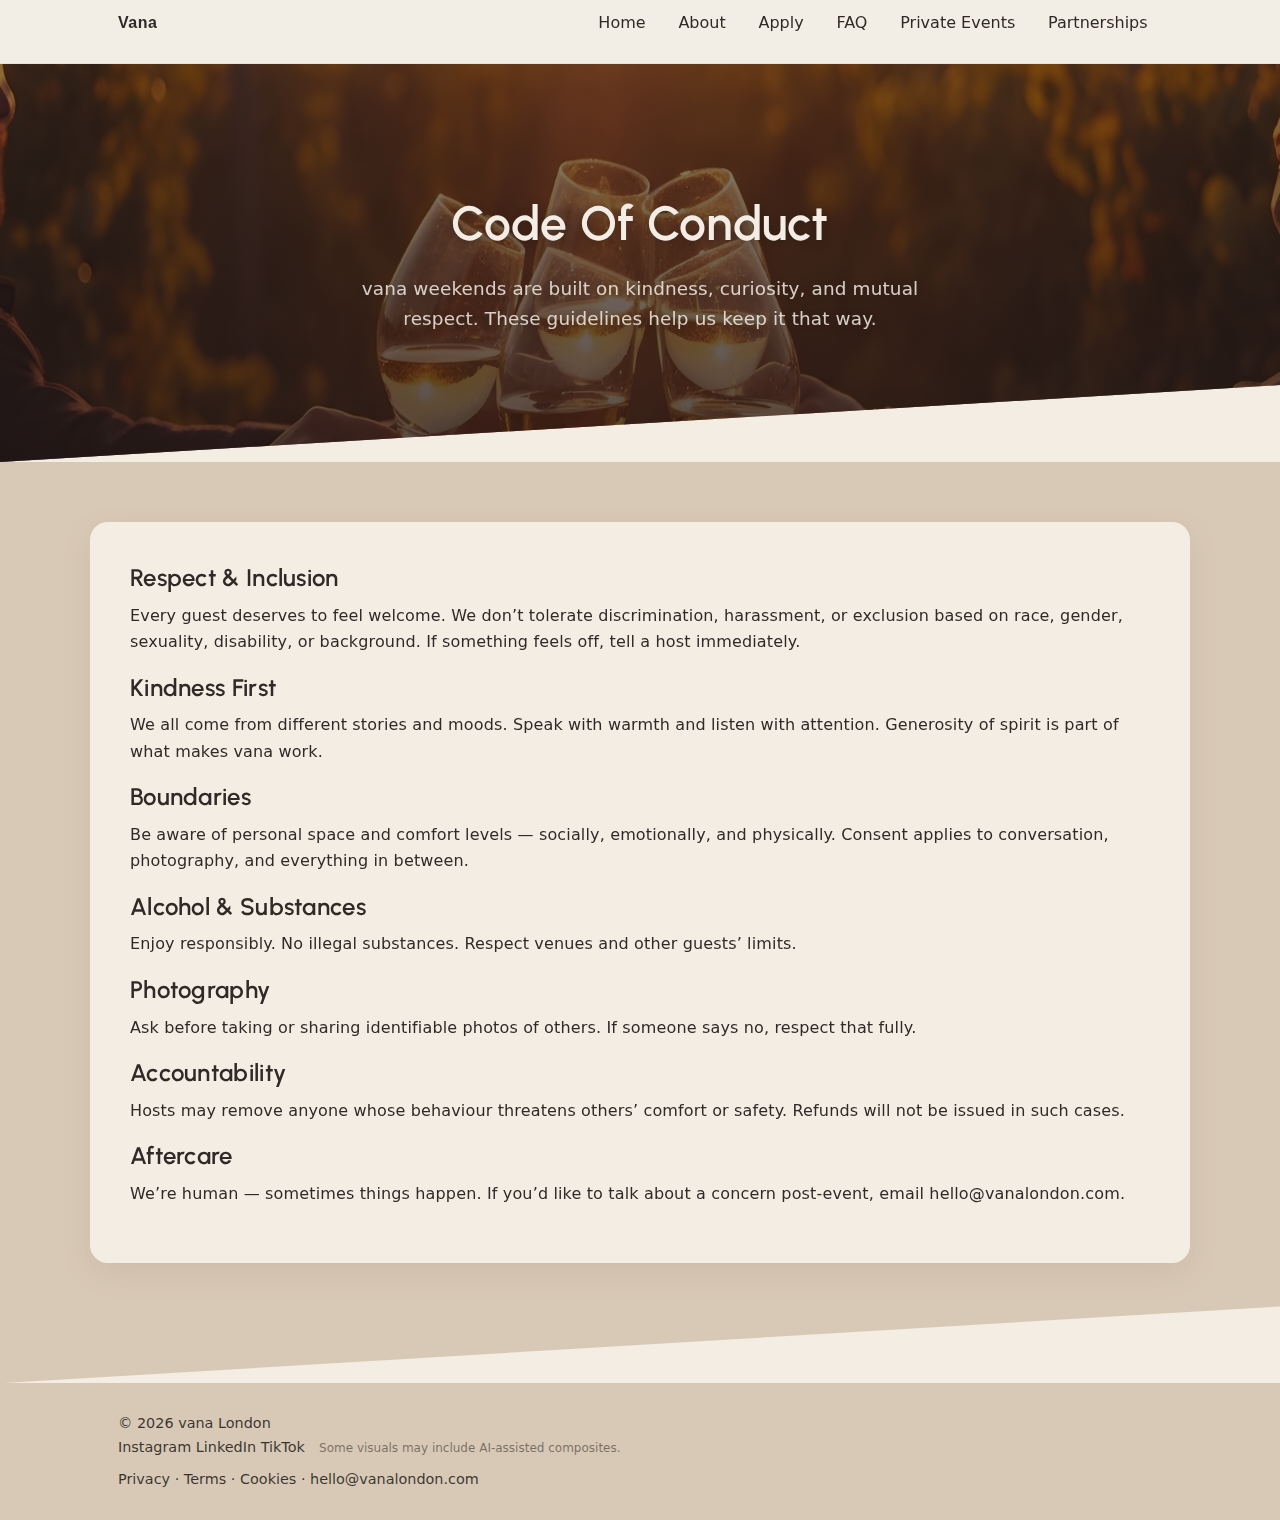
<file: code-of-conduct.html>
<!DOCTYPE html>
<html lang="en">
<head>
  <meta charset="utf-8">
  <meta name="viewport" content="width=device-width,initial-scale=1">
  <title>Code of Conduct | vana</title>
  <meta name="description" content="Our community guidelines to help every vana weekend stay kind, safe, and respectful.">
  <link rel="canonical" href="https://www.vanalondon.com/code-of-conduct.html">
  <link rel="stylesheet" href="/assets/style.css?v=11.6">

  <!-- Open Graph / Twitter -->
  <meta property="og:title" content="Code of Conduct | vana">
  <meta property="og:description" content="Guidelines for respectful, inclusive behaviour at vana weekends and events.">
  <meta property="og:type" content="website">
  <meta property="og:url" content="https://www.vanalondon.com/code-of-conduct.html">
  <meta property="og:image" content="/assets/images/og.jpg">
  <meta name="twitter:card" content="summary_large_image">

  <!-- Icons -->
  <link rel="icon" href="/assets/icons/favicon.ico" sizes="any">
  <link rel="apple-touch-icon" href="/assets/icons/favicon-180.png">

  <!-- Fonts -->
  <link rel="preconnect" href="https://fonts.googleapis.com">
  <link rel="preconnect" href="https://fonts.gstatic.com" crossorigin>
  <link href="https://fonts.googleapis.com/css2?family=Poppins:wght@300;400;600&family=Urbanist:wght@500;600&display=swap" rel="stylesheet">

  <!-- Consent defaults -->
  <script>
    (function(w,d){
      w.dataLayer=w.dataLayer||[];
      function gtag(){w.dataLayer.push(arguments);}
      w.gtag=gtag;
      gtag('consent','default',{
        ad_storage:'denied',ad_user_data:'denied',ad_personalization:'denied',
        analytics_storage:'denied',functionality_storage:'granted',security_storage:'granted',
        wait_for_update:500
      });
    })(window,document);
  </script>

  <!-- GA4 -->
  <script async src="https://www.googletagmanager.com/gtag/js?id=G-ZCSZ025VD0"></script>
  <script>
    window.dataLayer=window.dataLayer||[];
    function gtag(){dataLayer.push(arguments);}
    gtag('js',new Date());
    gtag('config','G-ZCSZ025VD0',{'anonymize_ip':true});
  </script>

  <!-- JSON-LD -->
  <script type="application/ld+json">
  {
    "@context":"https://schema.org",
    "@type":"WebPage",
    "name":"Code of Conduct | vana",
    "url":"https://www.vanalondon.com/code-of-conduct.html",
    "isPartOf":{"@type":"WebSite","name":"vana","url":"https://www.vanalondon.com"},
    "about":{"@type":"Organization","name":"vana","url":"https://www.vanalondon.com"},
    "description":"Our community guidelines to help every vana weekend stay kind, safe, and respectful."
  }
  </script>

  <!-- Minimal reveal (CoC) -->
  <style>
    :root { --reveal-dur: 600ms; --reveal-ease: cubic-bezier(.2,.65,.3,1); }
    .reveal { opacity: 0; transform: translateY(18px); will-change: opacity, transform;
      transition: opacity var(--reveal-dur) var(--reveal-ease), transform var(--reveal-dur) var(--reveal-ease); }
    .reveal.is-visible { opacity: 1; transform: translateY(0); }
    @media (prefers-reduced-motion: reduce) {
      .reveal { opacity: 1; transform: none; transition: none; }
    }
  </style>
</head>

<body>
  <a class="sr-only" href="#main">Skip to content</a>

  <header>
    <div class="wrap nav">
      <div class="brand"><a href="/"><span>vana</span></a></div>
      <nav class="links" aria-label="Primary">
        <a href="/" id="nav-home">Home</a>
        <a href="/about.html" id="nav-about">About</a>
        <a href="/apply.html" id="nav-apply">Apply</a>
        <a href="/faq.html" id="nav-faq">FAQ</a>
        <a href="/private-events.html" id="nav-private">Private Events</a>
        <a href="/partnerships.html" id="nav-partnerships">Partnerships</a></nav>
    </div>
  </header>

  <main id="main">
    <section class="hero hero--bg hero--contrast small slant-bottom">
      <div class="wrap reveal">
        <h1>Code of Conduct</h1>
        <p class="lede">vana weekends are built on kindness, curiosity, and mutual respect. These guidelines help us keep it that way.</p>
      </div>
    </section>

    <section class="alt slant-top slant-bottom">
      <div class="wrap card reveal">
        <h3>Respect & inclusion</h3>
        <p>Every guest deserves to feel welcome. We don’t tolerate discrimination, harassment, or exclusion based on race, gender, sexuality, disability, or background. If something feels off, tell a host immediately.</p>

        <h3>Kindness first</h3>
        <p>We all come from different stories and moods. Speak with warmth and listen with attention. Generosity of spirit is part of what makes vana work.</p>

        <h3>Boundaries</h3>
        <p>Be aware of personal space and comfort levels — socially, emotionally, and physically. Consent applies to conversation, photography, and everything in between.</p>

        <h3>Alcohol & substances</h3>
        <p>Enjoy responsibly. No illegal substances. Respect venues and other guests’ limits.</p>

        <h3>Photography</h3>
        <p>Ask before taking or sharing identifiable photos of others. If someone says no, respect that fully.</p>

        <h3>Accountability</h3>
        <p>Hosts may remove anyone whose behaviour threatens others’ comfort or safety. Refunds will not be issued in such cases.</p>

        <h3>Aftercare</h3>
        <p>We’re human — sometimes things happen. If you’d like to talk about a concern post-event, email <a href="mailto:hello@vanalondon.com">hello@vanalondon.com</a>.</p>
      </div>
    </section>
  </main>

  <footer>
    <div class="wrap">
      <div>© <span id="year"></span> vana London</div>
      <div class="socials">
        <a href="https://www.instagram.com/vana.london" aria-label="Instagram" target="_blank" rel="noopener">Instagram</a>
        <a href="https://www.linkedin.com/company/vanalondon" aria-label="LinkedIn" target="_blank" rel="noopener">LinkedIn</a>
        <a href="https://www.tiktok.com/@vana.london" aria-label="TikTok" target="_blank" rel="noopener">TikTok</a>
        <small class="ai-note" style="opacity:.6; margin-left:.6rem">Some visuals may include AI-assisted composites.</small>
      </div>
      <div style="margin-top:.5rem">
        <a href="/privacy.html">Privacy</a> ·
        <a href="/terms.html">Terms</a> ·
        <a href="/cookies.html">Cookies</a> ·
        <a href="mailto:hello@vanalondon.com">hello@vanalondon.com</a>
      </div>
    </div>
  </footer>
  <script>document.getElementById('year').textContent = new Date().getFullYear();</script>

  <!-- Cookie modal -->
  <div id="cookie-modal" class="cookie-modal" aria-hidden="true" role="dialog" aria-modal="true" style="display:none;">
    <div class="cookie-inner">
      <h2 id="cookie-title">Help us improve vana</h2>
      <p id="cookie-desc">We use cookies to remember preferences and, with your permission, to understand how our site is used so we can design better weekends. Choose what you'd like.</p>

      <div class="cookie-actions">
        <button id="accept-all" class="btn btn-primary">Accept all</button>
        <button id="reject-all" class="btn btn-secondary">Reject all</button>
        <button id="manage-settings" class="btn btn-link">Manage settings</button>
      </div>

      <div id="cookie-settings" class="cookie-settings" style="display:none;">
        <label><input type="checkbox" id="analytics-toggle"> Analytics (helps us see what’s working)</label><br>
        <label><input type="checkbox" id="marketing-toggle"> Marketing (occasional event updates)</label><br>
        <div style="margin-top:10px;">
          <button id="save-settings" class="btn btn-primary small">Save choices</button>
          <button id="cancel-settings" class="btn btn-secondary small">Cancel</button>
        </div>
      </div>

      <button id="cookie-close" class="cookie-close" aria-label="Close cookie dialog" title="Close">×</button>
    </div>
  </div>
  <script src="/assets/cookie.js"></script>

  <!-- Universal nav highlight -->
  <script>
  (function(){
    const toIndex=p=>p.replace(/\/$/,"/index.html");
    const aliasMap={"/register.html":"/apply.html"};
    const hereRaw=toIndex(location.pathname||"/");
    const here=aliasMap[hereRaw]||hereRaw;
    const nav=document.querySelector("nav.links");if(!nav)return;
    nav.querySelectorAll("a[href]").forEach(a=>{
      try{
        const url=new URL(a.getAttribute("href"),location.origin);
        if(url.origin!==location.origin)return;
        const linkPathRaw=toIndex(url.pathname||"/");
        const linkPath=aliasMap[linkPathRaw]||linkPathRaw;
        const isActive=linkPath===here||(here==="/index.html"&&linkPath==="/");
        if(isActive){a.setAttribute("aria-current","page");a.classList.add("is-active");}
      }catch(e){}
    });
  })();
  </script>

  <!-- Reveal JS -->
  <script>
    (function(){
      const els = document.querySelectorAll('.reveal');
      if (!('IntersectionObserver' in window) || !els.length) return;
      const io = new IntersectionObserver((entries)=>{
        entries.forEach(en => { if (en.isIntersecting) en.target.classList.add('is-visible'); });
      }, { threshold: 0.12 });
      els.forEach(el => io.observe(el));
    })();
  </script>
</body>
</html>
</file>
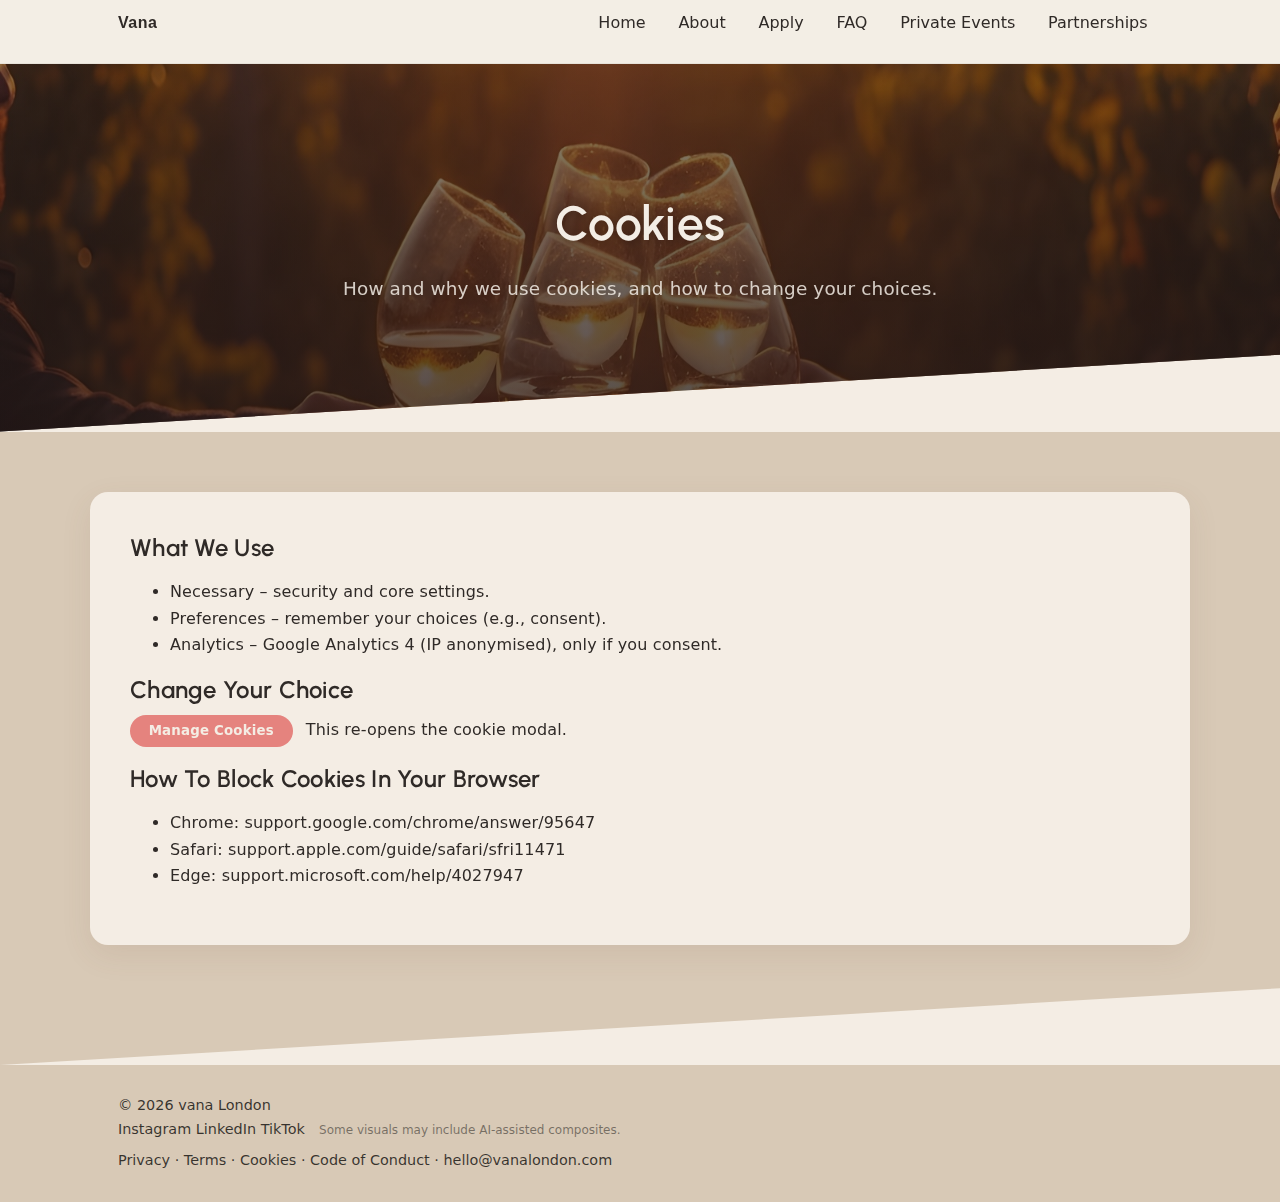
<file: cookies.html>
<!DOCTYPE html>
<html lang="en">
<head>
  <!-- Meta -->
  <meta charset="utf-8">
  <meta name="viewport" content="width=device-width,initial-scale=1">
  <title>Cookies | vana London</title>
  <meta name="description" content="How and why vana uses cookies, and how to change your choices.">
  <link rel="canonical" href="https://www.vanalondon.com/cookies.html">

  <!-- Open Graph / Twitter -->
  <meta property="og:title" content="Cookies — vana">
  <meta property="og:description" content="How and why vana uses cookies, and how to change your choices.">
  <meta property="og:type" content="website">
  <meta property="og:url" content="https://www.vanalondon.com/cookies.html">
  <meta property="og:image" content="/assets/images/og.jpg">
  <meta name="twitter:card" content="summary_large_image">

  <!-- Icons -->
  <link rel="icon" href="/assets/icons/favicon.ico" sizes="any">
  <link rel="apple-touch-icon" href="/assets/icons/favicon-180.png">

  <!-- Fonts (unchanged) -->
  <link rel="preconnect" href="https://fonts.googleapis.com">
  <link rel="preconnect" href="https://fonts.gstatic.com" crossorigin>
  <link href="https://fonts.googleapis.com/css2?family=Poppins:wght@300;400;600&family=Urbanist:wght@500;600&display=swap" rel="stylesheet">

  <!-- Styles -->
  <link rel="stylesheet" href="/assets/style.css?v=11.6">

  <!-- Consent defaults (deny until accepted) -->
  <script>
    (function(w,d){
      w.dataLayer = w.dataLayer || [];
      function gtag(){ w.dataLayer.push(arguments); }
      w.gtag = gtag;
      gtag('consent','default',{
        ad_storage:'denied', ad_user_data:'denied', ad_personalization:'denied',
        analytics_storage:'denied', functionality_storage:'granted', security_storage:'granted',
        wait_for_update:500
      });
    })(window,document);
  </script>

  <!-- GA4 -->
  <script async src="https://www.googletagmanager.com/gtag/js?id=G-ZCSZ025VD0"></script>
  <script>
    window.dataLayer = window.dataLayer || [];
    function gtag(){ dataLayer.push(arguments); }
    gtag('js', new Date());
    gtag('config', 'G-ZCSZ025VD0', {'anonymize_ip': true});
  </script>

  <!-- JSON-LD -->
  <script type="application/ld+json">
  {
    "@context":"https://schema.org",
    "@type":"WebPage",
    "name":"Cookies | vana London",
    "url":"https://www.vanalondon.com/cookies.html",
    "isPartOf":{"@type":"WebSite","name":"vana","url":"https://www.vanalondon.com"},
    "about":{"@type":"Organization","name":"vana","url":"https://www.vanalondon.com"},
    "description":"How and why vana uses cookies, and how to change your choices."
  }
  </script>

  <!-- Minimal reveal (Cookies) -->
  <style>
    :root { --reveal-dur: 600ms; --reveal-ease: cubic-bezier(.2,.65,.3,1); }
    .reveal { opacity: 0; transform: translateY(18px); will-change: opacity, transform;
      transition: opacity var(--reveal-dur) var(--reveal-ease), transform var(--reveal-dur) var(--reveal-ease); }
    .reveal.is-visible { opacity: 1; transform: translateY(0); }
    @media (prefers-reduced-motion: reduce) {
      .reveal { opacity: 1; transform: none; transition: none; }
    }
  </style>
</head>
<body>
  <a class="sr-only" href="#main">Skip to content</a>

  <header>
    <div class="wrap nav">
      <div class="brand"><a href="/"><span>vana</span></a></div>
      <nav class="links" aria-label="Primary">
        <a href="/" id="nav-home">Home</a>
        <a href="/about.html" id="nav-about">About</a>
        <a href="/apply.html" id="nav-apply">Apply</a>
        <a href="/faq.html" id="nav-faq">FAQ</a>
        <a href="/private-events.html" id="nav-private">Private Events</a>
        <a href="/partnerships.html" id="nav-partnerships">Partnerships</a></nav>
    </div>
  </header>

  <main id="main">
    <section class="hero hero--bg hero--contrast small slant-bottom">
      <div class="wrap reveal">
        <h1>Cookies</h1>
        <p class="lede">How and why we use cookies, and how to change your choices.</p>
      </div>
    </section>

    <section class="alt slant-top slant-bottom">
      <div class="wrap card reveal">
        <h3>What we use</h3>
        <ul>
          <li><strong>Necessary</strong> – security and core settings.</li>
          <li><strong>Preferences</strong> – remember your choices (e.g., consent).</li>
          <li><strong>Analytics</strong> – Google Analytics 4 (IP anonymised), only if you consent.</li>
        </ul>

        <h3>Change your choice</h3>
        <p>
          <button class="btn" id="manage-cookies">Manage cookies</button>
          <span class="help" style="margin-left:8px;">This re-opens the cookie modal.</span>
        </p>

        <h3>How to block cookies in your browser</h3>
        <ul>
          <li>Chrome: support.google.com/chrome/answer/95647</li>
          <li>Safari: support.apple.com/guide/safari/sfri11471</li>
          <li>Edge: support.microsoft.com/help/4027947</li>
        </ul>
      </div>
    </section>
  </main>

  <footer>
    <div class="wrap">
      <div>© <span id="year"></span> vana London</div>
      <div class="socials">
        <a href="https://www.instagram.com/vana.london" aria-label="Instagram" target="_blank" rel="noopener">Instagram</a>
        <a href="https://www.linkedin.com/company/vanalondon" aria-label="LinkedIn" target="_blank" rel="noopener">LinkedIn</a>
        <a href="https://www.tiktok.com/@vana.london" aria-label="TikTok" target="_blank" rel="noopener">TikTok</a>
        <small class="ai-note" style="opacity:.6; margin-left:.6rem">Some visuals may include AI-assisted composites.</small>
      </div>
      <div style="margin-top:.5rem">
        <a href="/privacy.html">Privacy</a> ·
        <a href="/terms.html">Terms</a> ·
        <a href="/cookies.html" aria-current="page">Cookies</a> ·
        <a href="/code-of-conduct.html">Code of Conduct</a> ·
        <a href="mailto:hello@vanalondon.com">hello@vanalondon.com</a>
      </div>
    </div>
  </footer>
  <script>document.getElementById('year').textContent = new Date().getFullYear();</script>

  <!-- Manage cookies button behaviour -->
  <script>
    const KEY='vana-consent';
    const btn=document.getElementById('manage-cookies');
    if(btn){
      btn.onclick=function(e){
        e.preventDefault();
        try{ localStorage.removeItem(KEY); }catch(_){}
        if(window.gtag){
          gtag('consent','update',{
            analytics_storage:'denied',
            ad_storage:'denied',
            ad_user_data:'denied',
            ad_personalization:'denied'
          });
        }
        var m=document.getElementById('cookie-modal');
        if(m){ m.style.display='block'; m.removeAttribute('aria-hidden'); }
      };
    }
  </script>

  <!-- Universal nav highlight -->
  <script>
  (function () {
    const toIndex = p => p.replace(/\/$/, "/index.html");
    const aliasMap = { "/register.html": "/apply.html" }; // register lights up "Apply"
    const hereRaw = toIndex(location.pathname || "/");
    const here = aliasMap[hereRaw] || hereRaw;
    const nav = document.querySelector("nav.links"); if (!nav) return;
    nav.querySelectorAll("a[href]").forEach(a => {
      try {
        const url = new URL(a.getAttribute("href"), location.origin);
        if (url.origin !== location.origin) return;
        const linkPathRaw = toIndex(url.pathname || "/");
        const linkPath = aliasMap[linkPathRaw] || linkPathRaw;
        const isActive = linkPath === here || (here === "/index.html" && linkPath === "/");
        if (isActive) { a.setAttribute("aria-current","page"); a.classList.add("is-active"); }
      } catch(e){}
    });
  })();
  </script>

  <!-- Your cookie modal + logic file (ensure this exists globally) -->
  <script src="/assets/cookie.js"></script>

  <!-- Reveal JS -->
  <script>
    (function(){
      const els = document.querySelectorAll('.reveal');
      if (!('IntersectionObserver' in window) || !els.length) return;
      const io = new IntersectionObserver((entries)=>{
        entries.forEach(en => { if (en.isIntersecting) en.target.classList.add('is-visible'); });
      }, { threshold: 0.12 });
      els.forEach(el => io.observe(el));
    })();
  </script>
</body>
</html>
</file>
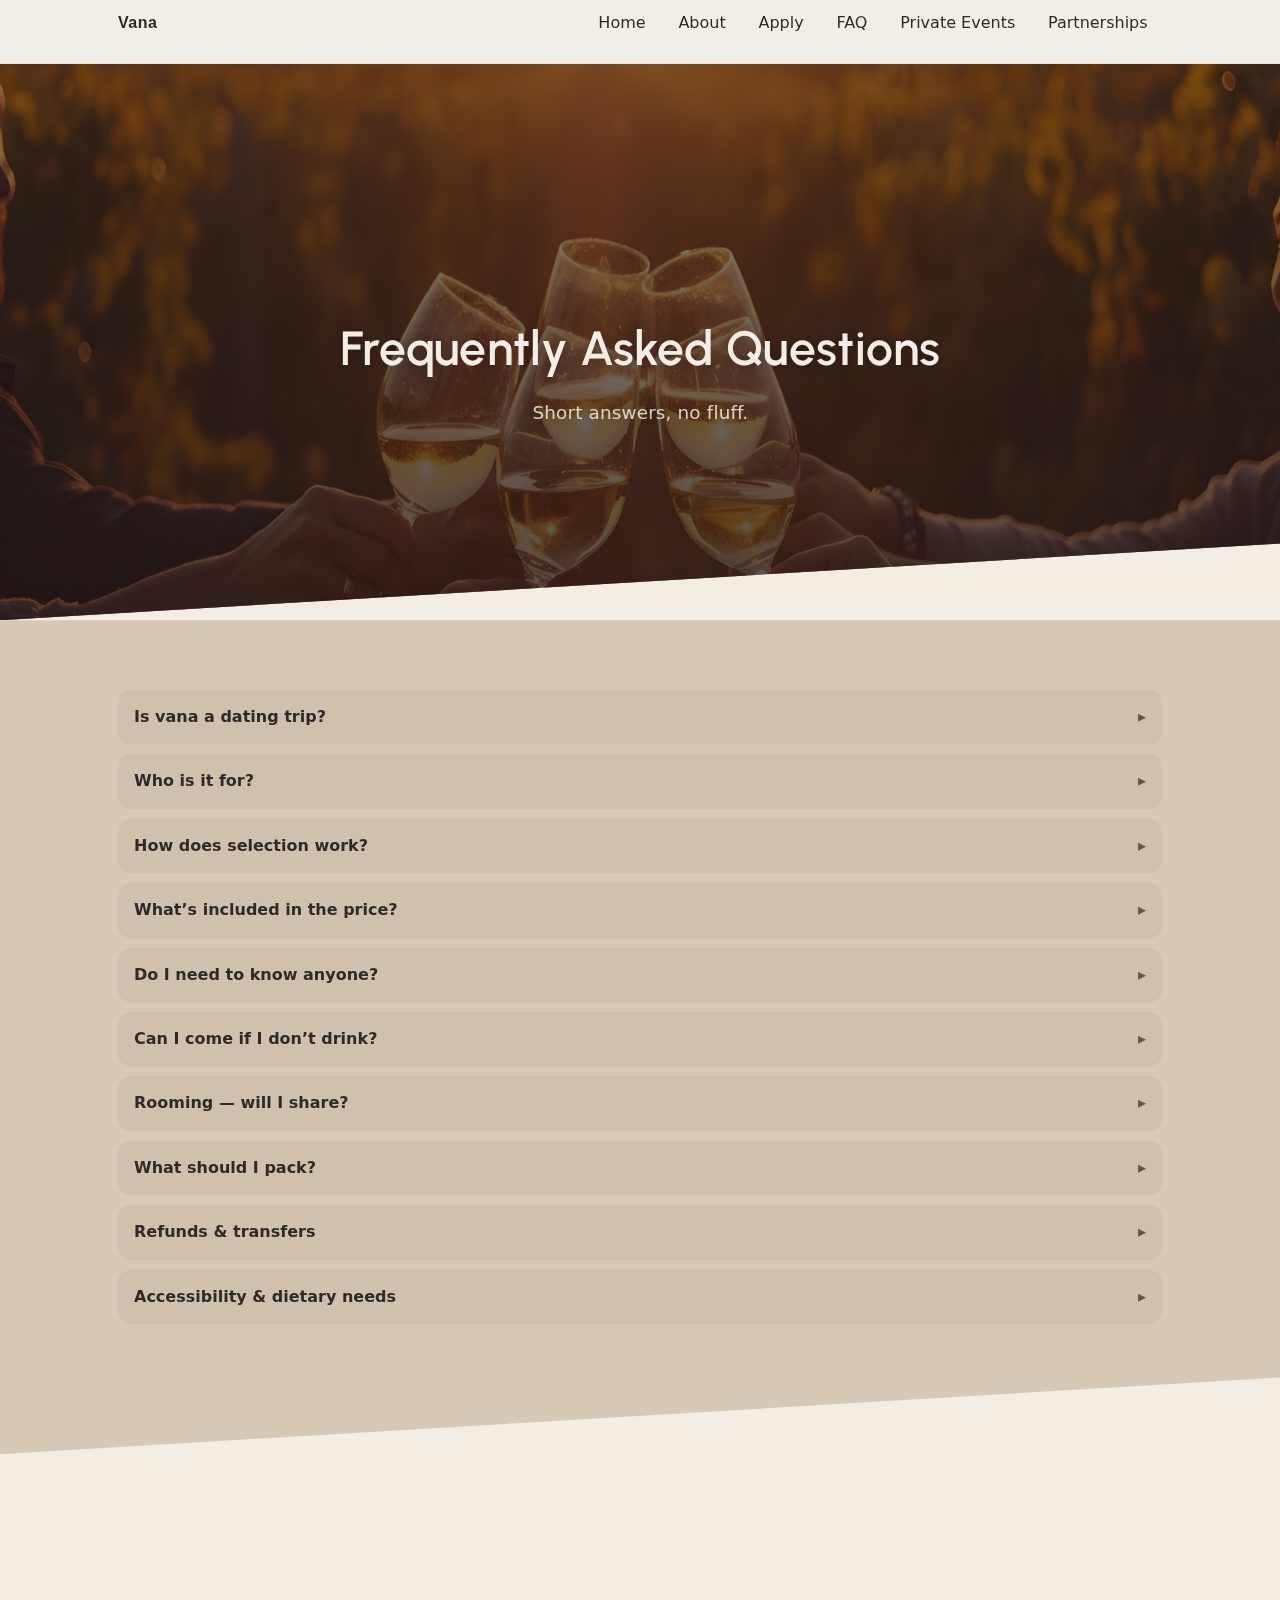
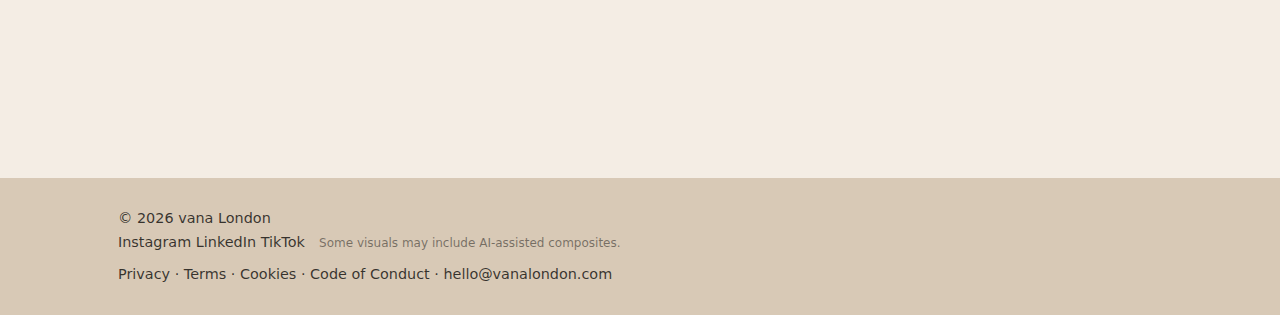
<file: faq.html>
<!DOCTYPE html>

<html lang="en">
<head>
<!-- Meta -->
<meta charset="utf-8"/>
<meta content="width=device-width,initial-scale=1" name="viewport"/>
<meta name="robots" content="index, follow"/>
<title>FAQs — vana London</title>
<meta content="Answers to common questions about vana weekends — pricing, selection, logistics, and accessibility." name="description"/>
<link href="https://www.vanalondon.com/faq.html" rel="canonical"/>
<!-- Open Graph / Twitter -->
<meta content="FAQs — vana London" property="og:title"/>
<meta content="Everything you need to know before booking a vana weekend." property="og:description"/>
<meta content="website" property="og:type"/>
<meta content="https://www.vanalondon.com/faq.html" property="og:url"/>
<meta content="/assets/images/og.jpg" property="og:image"/>
<meta content="summary_large_image" name="twitter:card"/>
<!-- Icons -->
<link href="/assets/icons/favicon.ico" rel="icon" sizes="any"/>
<link href="/assets/icons/favicon-180.png" rel="apple-touch-icon"/>
<!-- Fonts (unchanged) -->
<link href="https://fonts.googleapis.com" rel="preconnect"/>
<link crossorigin="" href="https://fonts.gstatic.com" rel="preconnect"/>
<link href="https://fonts.googleapis.com/css2?family=Poppins:wght@300;400;600&amp;family=Urbanist:wght@500;600&amp;display=swap" rel="stylesheet"/>
<!-- Styles -->
<link href="/assets/style.css?v=11.6" rel="stylesheet">
<!-- Consent defaults (deny until accepted) -->
<script>
    (function(w,d){
      w.dataLayer = w.dataLayer || [];
      function gtag(){ w.dataLayer.push(arguments); }
      w.gtag = gtag;
      gtag('consent','default',{
        ad_storage:'denied', ad_user_data:'denied', ad_personalization:'denied',
        analytics_storage:'denied', functionality_storage:'granted', security_storage:'granted',
        wait_for_update:500
      });
    })(window,document);
  </script>
<!-- GA4 -->
<script async="" src="https://www.googletagmanager.com/gtag/js?id=G-ZCSZ025VD0"></script>
<script>
    window.dataLayer = window.dataLayer || [];
    function gtag(){ dataLayer.push(arguments); }
    gtag('js', new Date());
    gtag('config', 'G-ZCSZ025VD0', {'anonymize_ip': true});
  </script>
<!-- JSON-LD -->
<script type="application/ld+json">
  {
    "@context":"https://schema.org",
    "@type":"FAQPage",
    "mainEntity":[
      {"@type":"Question","name":"Is vana a dating trip?","acceptedAnswer":{"@type":"Answer","text":"No. It’s about great weekends with great people. Chemistry happens naturally, but the design is taste, conversation, food and place — not speed dating."}},
      {"@type":"Question","name":"Who is it for?","acceptedAnswer":{"@type":"Answer","text":"Curious, considerate 25–35s around London who value design, food, and good company. We curate small groups for balance and easy conversation."}},
      {"@type":"Question","name":"How does selection work?","acceptedAnswer":{"@type":"Answer","text":"Short application plus vibe check. We look for mix — interests, backgrounds, energy — so the table sings. You’ll hear back within a week or so."}},
      {"@type":"Question","name":"What’s included in the price?","acceptedAnswer":{"@type":"Answer","text":"Two nights in a design-led venue, hosted long-table meals, light activities, and return group transport from London. Optional add-ons for wine pairings and single occupancy."}},
      {"@type":"Question","name":"Do I need to know anyone?","acceptedAnswer":{"@type":"Answer","text":"No. Most guests come solo. Your host removes awkwardness from pick-up to drop-off so you can relax fast."}},
      {"@type":"Question","name":"Can I come if I don’t drink?","acceptedAnswer":{"@type":"Answer","text":"Absolutely. We always offer thoughtful no- and low-alcohol options."}},
      {"@type":"Question","name":"Rooming — will I share?","acceptedAnswer":{"@type":"Answer","text":"Standard is shared occupancy in beautiful rooms. Single-occupancy is limited and can be booked as an add-on."}},
      {"@type":"Question","name":"What should I pack?","acceptedAnswer":{"@type":"Answer","text":"Weekend bag, layers, walkable shoes, a book for quiet pockets. We email a simple packing list the week before."}},
      {"@type":"Question","name":"Refunds & transfers","acceptedAnswer":{"@type":"Answer","text":"Deposits are non-refundable but transferable. If you can’t make it, you can transfer to a friend who fits our criteria (we’ll re-screen) or move to another date if available. Full T&Cs on checkout."}},
      {"@type":"Question","name":"Accessibility & dietary needs","acceptedAnswer":{"@type":"Answer","text":"Tell us on the form — venues are chosen for good access where possible, and chefs can accommodate most dietary needs."}}
    ]
  }
  </script>
</link><script type="application/ld+json">{"@context": "https://schema.org", "@type": "Organization", "name": "vana London", "url": "https://www.vanalondon.com", "description": "vana curates design-led weekend experiences blending food, conversation, and connection for discerning young professionals.", "founder": "Priyanka Dasgupta", "sameAs": ["https://www.instagram.com/vana.london","https://www.linkedin.com/company/vanalondon","https://www.tiktok.com/@vana.london"]}</script>
  <!-- Minimal reveal (FAQ) -->
  <style>
    :root { --reveal-dur: 600ms; --reveal-ease: cubic-bezier(.2,.65,.3,1); }
    .reveal { opacity: 0; transform: translateY(18px); will-change: opacity, transform;
      transition: opacity var(--reveal-dur) var(--reveal-ease), transform var(--reveal-dur) var(--reveal-ease); }
    .reveal.is-visible { opacity: 1; transform: translateY(0); }
    @media (prefers-reduced-motion: reduce) {
      .reveal { opacity: 1; transform: none; transition: none; }
    }
  </style>
</head>
<body class="faq">
<a class="sr-only" href="#main">Skip to content</a>
<header>
<div class="wrap nav">
<div class="brand"><a href="/"><span>vana</span></a></div>
<nav aria-label="Primary" class="links">
<a href="/" id="nav-home">Home</a>
<a href="/about.html" id="nav-about">About</a>
<a href="/apply.html" id="nav-apply">Apply</a>
<a href="/faq.html" id="nav-faq">FAQ</a>
<a href="/private-events.html" id="nav-private">Private Events</a>
<a href="/partnerships.html" id="nav-partnerships">Partnerships</a>
</nav>
</div>
</header>
<main id="main">
<section class="hero hero--bg hero--contrast small slant-bottom">
<div class="wrap cta-band reveal">
<h1>Frequently Asked Questions</h1>
<p class="lede">Short answers, no fluff.</p>
</div>
</section>
<section aria-labelledby="faqs" class="alt slant-top slant-bottom">
<div class="wrap reveal" id="faqs">
<!-- FAQ list -->
<details class="faq" name="faqs">
<summary>Is vana a dating trip?</summary>
<div>No. It’s about great weekends with great people. Chemistry happens naturally, but the design is in the taste, conversation, food and place.</div>
</details>
<details class="faq" name="faqs">
<summary>Who is it for?</summary>
<div>Curious, considerate Londoners (young adults) who value good stays, good food, and good company. We curate small groups for easy conversation.</div>
</details>
<details class="faq" name="faqs">
<summary>How does selection work?</summary>
<div>Short application + vibe check. We look for mix (interests, backgrounds, energy) so the table sings. You’ll hear back within a week or so.</div>
</details>
<details class="faq" name="faqs">
<summary>What’s included in the price?</summary>
<div>Two nights in a design-led venue, hosted long-table meals, light activities, and return group transport from a central pick‑up. Optional add-ons for wine pairings and single occupancy.</div>
</details>
<details class="faq" name="faqs">
<summary>Do I need to know anyone?</summary>
<div>No. Most guests come solo. Your host removes awkwardness from pick-up to drop-off so you can relax fast.</div>
</details>
<details class="faq" name="faqs">
<summary>Can I come if I don’t drink?</summary>
<div>Absolutely. We always offer thoughtful no- and low-alcohol options.</div>
</details>
<details class="faq" name="faqs">
<summary>Rooming — will I share?</summary>
<div>Standard is shared occupancy in beautiful rooms. Single-occupancy is limited and can be booked as an add-on.</div>
</details>
<details class="faq" name="faqs">
<summary>What should I pack?</summary>
<div>Weekend bag, layers, walkable shoes, a book for quiet pockets. We email a simple packing list the week before.</div>
</details>
<details class="faq" name="faqs">
<summary>Refunds &amp; transfers</summary>
<div>Deposits are non-refundable but transferable. If you can’t make it, you can transfer to a friend who fits our criteria (we’ll re-screen) or move to another date if available. Full T&amp;Cs on checkout.</div>
</details>
<details class="faq" name="faqs">
<summary>Accessibility &amp; dietary needs</summary>
<div>Tell us on the form — venues are chosen for good access where possible, and chefs can accommodate most dietary needs.</div>
</details>
</div>
</section>
<section class="cta-band slant-top reveal">
<div class="wrap">
<h2>Ready to elevate your weekends.</h2>
<p class="lede center-me">Small, curated cohorts. Apply in two minutes.</p>
<a class="btn" href="/apply.html">Apply Now</a>
</div>
</section>
</main>
<footer>
  <div class="wrap">
    <div>© <span id="year"></span> vana London</div>
    <div class="socials">
      <a href="https://www.instagram.com/vana.london" aria-label="Instagram" target="_blank" rel="noopener">Instagram</a>
      <a href="https://www.linkedin.com/company/vanalondon" aria-label="LinkedIn" target="_blank" rel="noopener">LinkedIn</a>
      <a href="https://www.tiktok.com/@vana.london" aria-label="TikTok" target="_blank" rel="noopener">TikTok</a>
      <small class="ai-note" style="opacity:.6; margin-left:.6rem">Some visuals may include AI-assisted composites.</small>
    </div>
    <div style="margin-top:.5rem">
      <a href="/privacy.html">Privacy</a> ·
      <a href="/terms.html">Terms</a> ·
      <a href="/cookies.html">Cookies</a> ·
      <a href="/code-of-conduct.html">Code of Conduct</a> ·
      <a href="mailto:hello@vanalondon.com">hello@vanalondon.com</a>
    </div>
  </div>
</footer>
<script>document.getElementById('year').textContent = new Date().getFullYear();</script>
<!-- Cookie modal -->
<div aria-describedby="cookie-desc" aria-hidden="true" aria-labelledby="cookie-title" aria-modal="true" class="cookie-modal" id="cookie-modal" role="dialog" style="display:none;">
<div class="cookie-inner">
<h2 id="cookie-title">Help us improve vana</h2>
<p id="cookie-desc">We use cookies to remember preferences and, with your permission, to understand how our site is used so we can design better weekends. Choose what you'd like.</p>
<div class="cookie-actions">
<button class="btn btn-primary" id="accept-all">Accept all</button>
<button class="btn btn-secondary" id="reject-all">Reject all</button>
<button class="btn btn-link" id="manage-settings">Manage settings</button>
</div>
<div class="cookie-settings" id="cookie-settings" style="display:none;">
<label><input id="analytics-toggle" type="checkbox"/> Analytics (helps us see what’s working)</label><br/>
<label><input id="marketing-toggle" type="checkbox"/> Marketing (occasional event updates)</label><br/>
<div style="margin-top:10px;">
<button class="btn btn-primary small" id="save-settings">Save choices</button>
<button class="btn btn-secondary small" id="cancel-settings">Cancel</button>
</div>
</div>
<button aria-label="Close cookie dialog" class="cookie-close" id="cookie-close" title="Close">×</button>
</div>
</div>
<script src="/assets/cookie.js"></script>
<!-- Universal nav highlight -->
<script>
(function () { const toIndex = p => p.replace(/\/$/, "/index.html"); const aliasMap = { "/register.html": "/apply.html" }; const hereRaw = toIndex(location.pathname || "/"); const here = aliasMap[hereRaw] || hereRaw; const nav = document.querySelector("nav.links"); if (!nav) return; nav.querySelectorAll("a[href]").forEach(a => { try { const url = new URL(a.getAttribute("href"), location.origin); if (url.origin !== location.origin) return; const linkPathRaw = toIndex(url.pathname || "/"); const linkPath = aliasMap[linkPathRaw] || linkPathRaw; const isActive = linkPath === here || (here === "/index.html" && linkPath === "/"); if (isActive) { a.setAttribute("aria-current","page"); a.classList.add("is-active"); } } catch(e){} });
})();
</script>

  <!-- Reveal JS -->
  <script>
    (function(){
      const els = document.querySelectorAll('.reveal');
      if (!('IntersectionObserver' in window) || !els.length) return;
      const io = new IntersectionObserver((entries)=>{
        entries.forEach(en => { if (en.isIntersecting) en.target.classList.add('is-visible'); });
      }, { threshold: 0.12 });
      els.forEach(el => io.observe(el));
    })();
  </script>
</body></html>
</file>
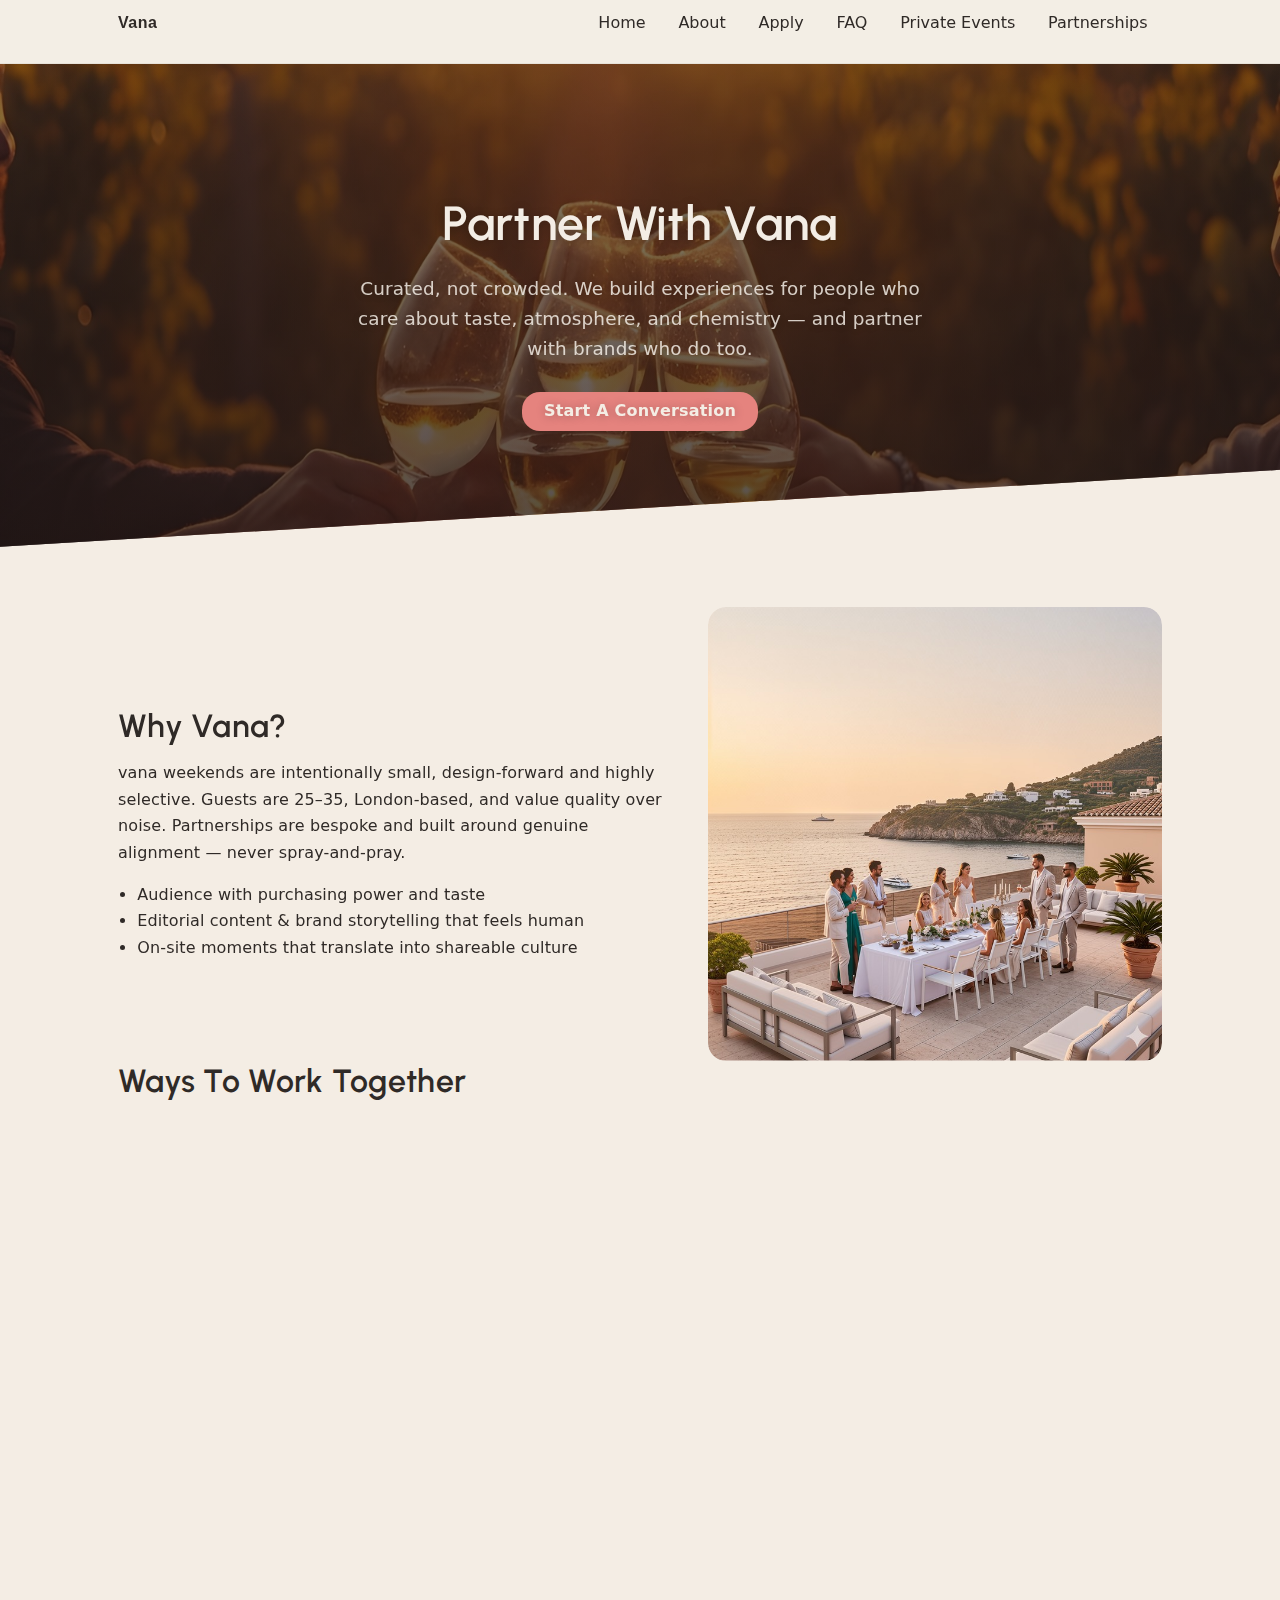
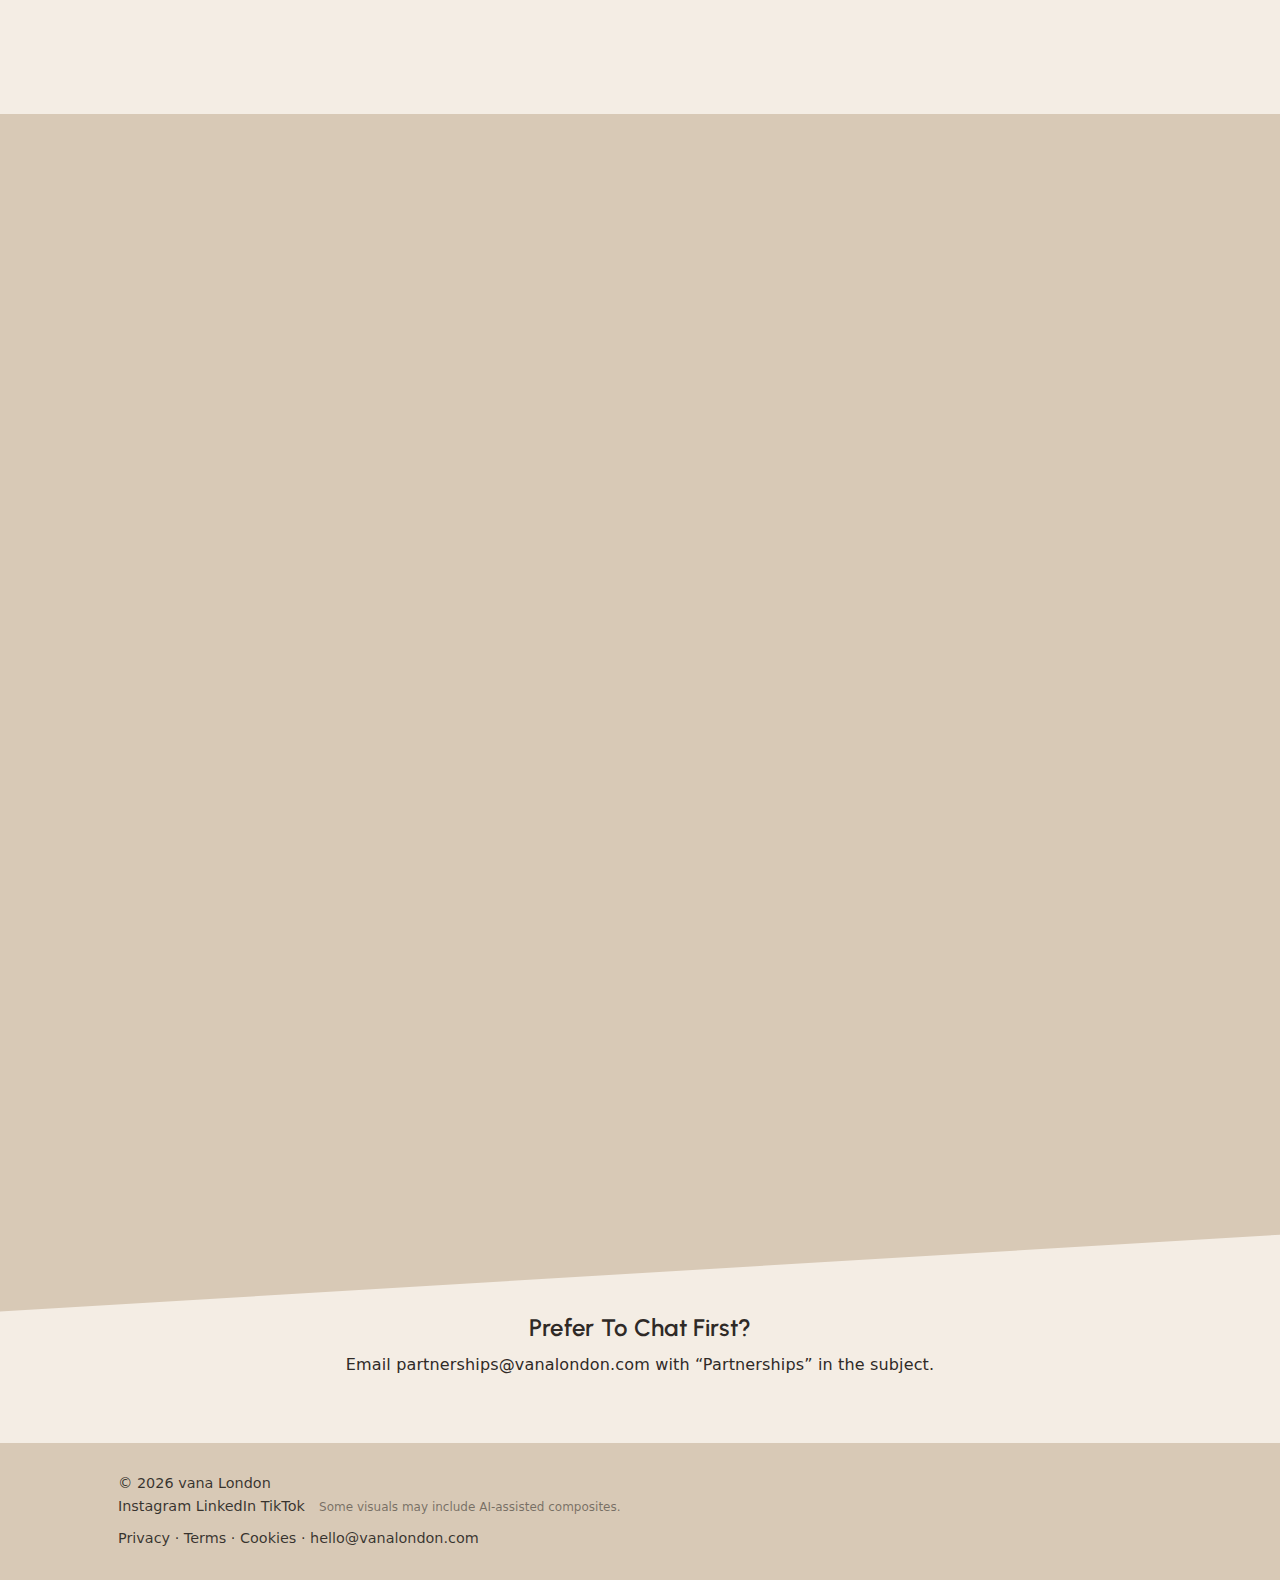
<file: partnerships.html>
<!DOCTYPE html>

<html lang="en">
<head>
<meta charset="utf-8"/>
<meta content="width=device-width,initial-scale=1" name="viewport"/>
<title>Partnerships · vana London</title>
<meta content="Partner with vana to create selective, design-forward experiences — co-branded weekends, editorial storytelling, tastings, sampling, and more." name="description"/>
<!-- Canonical & social -->
<link href="https://www.vanalondon.com/partnerships.html" rel="canonical"/>
<meta content="Partner with vana" property="og:title"/>
<meta content="Selective, design-forward partnerships for brands who value taste, atmosphere, and chemistry." property="og:description"/>
<meta content="website" property="og:type"/>
<meta content="https://www.vanalondon.com/partnerships.html" property="og:url"/>
<meta content="/assets/images/og.jpg" property="og:image"/>
<meta content="summary_large_image" name="twitter:card"/>
<!-- Icons / PWA -->
<link href="/site.webmanifest" rel="manifest"/>
<meta content="#2A2422" name="theme-color"/>
<link href="/assets/icons/favicon-32.png" rel="icon" sizes="32x32"/>
<link href="/assets/icons/apple-touch-icon.png" rel="apple-touch-icon"/>
<!-- Fonts -->
<link crossorigin="" href="https://fonts.googleapis.com" rel="preconnect"/>
<link crossorigin="" href="https://fonts.gstatic.com" rel="preconnect"/>
<link href="https://fonts.googleapis.com/css2?family=Urbanist:wght@500;600&amp;family=Poppins:wght@300;400;500&amp;display=swap" rel="stylesheet"/>
<!-- Styles -->
<link href="/assets/style.css?v=11.6" rel="stylesheet">
</link><script type="application/ld+json">{"@context":"https://schema.org","@type":"Organization","name":"vana London","url":"https://www.vanalondon.com","description":"vana builds design-led weekend experiences and brand collaborations focused on taste, atmosphere, and connection.","founder":"Priyanka Dasgupta","sameAs":["https://www.instagram.com/vana.london","https://www.linkedin.com/company/vanalondon","https://www.tiktok.com/@vana.london"],"contactPoint":[{"@type":"ContactPoint","contactType":"partnership enquiries","email":"hello@vanalondon.com"}]}</script>
  <!-- Minimal reveal (Partnerships) -->
  <style>
    :root { --reveal-dur: 600ms; --reveal-ease: cubic-bezier(.2,.65,.3,1); }
    .reveal { opacity: 0; transform: translateY(18px); will-change: opacity, transform;
      transition: opacity var(--reveal-dur) var(--reveal-ease), transform var(--reveal-dur) var(--reveal-ease); }
    .reveal.is-visible { opacity: 1; transform: translateY(0); }
    @media (prefers-reduced-motion: reduce) {
      .reveal { opacity: 1; transform: none; transition: none; }
    }
  </style>
</head>
<body>
<!-- Header / global nav -->
<header>
<div class="wrap nav">
<div class="brand"><a href="/"><span>vana</span></a></div>
<nav aria-label="Primary" class="links">
<a href="/" id="nav-home">Home</a>
<a href="/about.html" id="nav-about">About</a>
<a href="/apply.html" id="nav-apply">Apply</a>
<a href="/faq.html" id="nav-faq">FAQ</a>
<a href="/private-events.html" id="nav-private">Private Events</a>
<a href="/partnerships.html" id="nav-partnerships">Partnerships</a>
</nav>
</div>
</header>
<main id="main">
<!-- Hero -->
<section class="hero hero--bg small slant-bottom hero--contrast" data-bg="" style=" --bg-jpg: '/assets/images/whypartnerships-1600.jpg'; ">
<div class="wrap reveal">
<h1>Partner with vana</h1>
<p class="lede">Curated, not crowded. We build experiences for people who care about taste, atmosphere, and chemistry — and partner with brands who do too.</p>
<p><a class="btn" href="#partner-form">Start a conversation</a></p>
</div>
</section>
<!-- Why partner (split) -->
<section class="slant-top">
<div class="wrap split">
<div class="split-copy reveal">
<h2>Why vana?</h2>
<p>vana weekends are intentionally small, design-forward and highly selective. Guests are 25–35, London-based, and value quality over noise. Partnerships are bespoke and built around genuine alignment — never spray-and-pray.</p>
<ul>
<li>Audience with purchasing power and taste</li>
<li>Editorial content &amp; brand storytelling that feels human</li>
<li>On-site moments that translate into shareable culture</li>
</ul>
</div>
<div class="split-media reveal">
<img alt="Intimate, design-led vana setting suitable for brand partnerships" sizes="(max-width: 900px) 100vw, 48vw" src="/assets/images/whypartnerships-1200.jpg" srcset="/assets/images/whypartnerships-480.jpg 480w, /assets/images/whypartnerships-768.jpg 768w, /assets/images/whypartnerships-1200.jpg 1200w, /assets/images/whypartnerships-1600.jpg 1600w"/>
</div>
</div>
</section>
<!-- Partnership avenues (cards using existing utilities) -->
<section class="slant-bottom">
<div class="wrap">
<h2>Ways to work together</h2>
<div class="features three">
<!-- 1) Co-branded moments -->
<article class="reveal">
<img alt="Co-branded dinner or tasting at a vana weekend" class="circle" sizes="(max-width: 900px) 80vw, 28vw" src="/assets/images/cobranded-1200.jpg" srcset="/assets/images/cobranded-480.jpg 480w, /assets/images/cobranded-768.jpg 768w, /assets/images/cobranded-1200.jpg 1200w, /assets/images/cobranded-1600.jpg 1600w"/>
<h3>Co-branded moments.</h3>
<p>Create a signature touchpoint — from candlelit tastings to sunrise hikes with your kit.</p>
</article>
<!-- 2) Editorial & content -->
<article class="reveal">
<img alt="Editorial content and brand storytelling" class="circle" sizes="(max-width: 900px) 80vw, 28vw" src="/assets/images/content-1200.jpg" srcset="/assets/images/content-480.jpg 480w, /assets/images/content-768.jpg 768w, /assets/images/content-1200.jpg 1200w, /assets/images/content-1600.jpg 1600w"/>
<h3>Editorial &amp; content.</h3>
<p>Tasteful, human storytelling — reels, photo sets and copy that don’t feel like ads.</p>
</article>
<!-- 3) Sampling -->
<article class="reveal">
<img alt="Curated sampling for a small, selective group" class="circle" sizes="(max-width: 900px) 80vw, 28vw" src="/assets/images/sampling-1200.jpg" srcset="/assets/images/sampling-480.jpg 480w, /assets/images/sampling-768.jpg 768w, /assets/images/sampling-1200.jpg 1200w, /assets/images/sampling-1600.jpg 1600w"/>
<h3>Sampling, done properly.</h3>
<p>Small groups, genuine feedback, zero fluff. Placement that feels organic.</p>
</article>
</div>
</div>
</section>
<!-- Partnership enquiry form -->
<section class="alt slant-top slant-bottom" id="partner-form">
<div class="wrap">
<div class="card form reveal">
<h2>Start a partnership conversation</h2>
<p class="lede">Tell us a bit about your brand and what you have in mind. We’ll reply with ideas that actually fit.</p>
<form data-netlify="true" method="POST" name="partnerships" netlify-honeypot="bot-field">
<input name="form-name" type="hidden" value="partnerships"/>
<p class="sr-only"><label>Don’t fill this out: <input name="bot-field"/></label></p>
<div class="grid two">
<div class="field">
<label>
<span class="label-strong">Full name</span>
<input name="name" required="" type="text"/>
</label>
</div>
<div class="field">
<label>
<span class="label-strong">Work email</span>
<input name="email" required="" type="email"/>
</label>
</div>
<div class="field">
<label>
<span class="label-strong">Company</span>
<input name="company" required="" type="text"/>
</label>
</div>
<div class="field">
<label>
<span class="label-strong">Role</span>
<input name="role" type="text"/>
</label>
</div>
</div>
<div class="field">
<span class="label-strong">What are you interested in?</span>
<p class="prompt">Select all that apply.</p>
<div class="checkbox-list">
<label><input name="interest" type="checkbox" value="Co-branded moments"/>Co-branded moments</label>
<label><input name="interest" type="checkbox" value="Editorial &amp; content"/>Editorial &amp; content</label>
<label><input name="interest" type="checkbox" value="Sampling"/>Sampling</label>
<label><input name="interest" type="checkbox" value="Design-led integrations"/>Design-led integrations</label>
<label><input name="interest" type="checkbox" value="Other"/>Other / not sure yet</label>
</div>
</div>
<div class="grid two">
<div class="field">
<label>
<span class="label-strong">Rough budget</span>
<input name="budget" placeholder="e.g. £3–5k" type="text"/>
</label>
</div>
<div class="field">
<label>
<span class="label-strong">Timeline</span>
<input name="timeline" placeholder="e.g. November or Q1" type="text"/>
</label>
</div>
</div>
<div class="field">
<label>
<span class="label-strong">Tell us more</span>
<p class="prompt"><em>What does a meaningful partnership look like to you, and why?</em></p>
<textarea name="message" required="" rows="5"></textarea>
</label>
</div>
<div class="field">
<label><input name="marketing_opt_in" type="checkbox" value="yes"/> I’d like to receive occasional emails about vana weekends and events. <span class="help">(Optional)</span></label>
</div>
<div class="actions">
<button class="btn" type="submit">Send enquiry</button>
<div class="help">* We’ll only use your details to reply to this enquiry unless you opt in above.</div>
</div>
</form>
</div>
</div>
</section>
<!-- CTA -->
<section class="cta-band">
<div class="wrap" style="text-align:center">
<h3>Prefer to chat first?</h3>
<p class="lede">Email <a href="mailto:hello@vanalondon.com">partnerships@vanalondon.com</a> with “Partnerships” in the subject.</p>
</div>
</section>
</main>
<!-- Footer -->
<footer>
  <div class="wrap">
    <div>© <span id="year"></span> vana London</div>
    <div class="socials">
      <a href="https://www.instagram.com/vana.london" aria-label="Instagram" target="_blank" rel="noopener">Instagram</a>
      <a href="https://www.linkedin.com/company/vanalondon" aria-label="LinkedIn" target="_blank" rel="noopener">LinkedIn</a>
      <a href="https://www.tiktok.com/@vana.london" aria-label="TikTok" target="_blank" rel="noopener">TikTok</a>
      <small class="ai-note" style="opacity:.6; margin-left:.6rem">Some visuals may include AI-assisted composites.</small>
    </div>
    <div style="margin-top:.5rem">
      <a href="/privacy.html">Privacy</a> ·
      <a href="/terms.html">Terms</a> ·
      <a href="/cookies.html">Cookies</a> ·
      <a href="mailto:hello@vanalondon.com">hello@vanalondon.com</a>
    </div>
  </div>
</footer>
<script>document.getElementById('year').textContent = new Date().getFullYear();</script>
<!-- Cookie modal -->
<div aria-describedby="cookie-desc" aria-hidden="true" aria-labelledby="cookie-title" aria-modal="true" class="cookie-modal" id="cookie-modal" role="dialog" style="display:none;">
<div class="cookie-inner">
<h2 id="cookie-title">Help us improve vana</h2>
<p id="cookie-desc">We use cookies to remember preferences and, with your permission, to understand how our site is used so we can design better weekends. Choose what you'd like.</p>
<div class="cookie-actions">
<button class="btn btn-primary" id="accept-all">Accept all</button>
<button class="btn btn-secondary" id="reject-all">Reject all</button>
<button class="btn btn-link" id="manage-settings">Manage settings</button>
</div>
<div class="cookie-settings" id="cookie-settings" style="display:none;">
<label><input id="analytics-toggle" type="checkbox"/> Analytics (helps us see what’s working)</label><br/>
<label><input id="marketing-toggle" type="checkbox"/> Marketing (occasional event updates)</label><br/>
<div style="margin-top:10px;">
<button class="btn btn-primary small" id="save-settings">Save choices</button>
<button class="btn btn-secondary small" id="cancel-settings">Cancel</button>
</div>
</div>
<button aria-label="Close cookie dialog" class="cookie-close" id="cookie-close" title="Close">×</button>
</div>
</div>
<script src="/assets/cookie.js"></script>
<!-- Universal nav highlight -->
<script>
(function () { const toIndex = p => p.replace(/\/$/, "/index.html"); const aliasMap = { "/register.html": "/apply.html" }; const hereRaw = toIndex(location.pathname || "/"); const here = aliasMap[hereRaw] || hereRaw; const nav = document.querySelector("nav.links"); if (!nav) return; nav.querySelectorAll("a[href]").forEach(a => { try { const url = new URL(a.getAttribute("href"), location.origin); if (url.origin !== location.origin) return; const linkPathRaw = toIndex(url.pathname || "/"); const linkPath = aliasMap[linkPathRaw] || linkPathRaw; const isActive = linkPath === here || (here === "/index.html" && linkPath === "/"); if (isActive) { a.setAttribute("aria-current","page"); a.classList.add("is-active"); } } catch(e){} });
})();
</script>

  <!-- Reveal JS -->
  <script>
    (function(){
      const els = document.querySelectorAll('.reveal');
      if (!('IntersectionObserver' in window) || !els.length) return;
      const io = new IntersectionObserver((entries)=>{
        entries.forEach(en => { if (en.isIntersecting) en.target.classList.add('is-visible'); });
      }, { threshold: 0.12 });
      els.forEach(el => io.observe(el));
    })();
  </script>
</body></html>
</file>
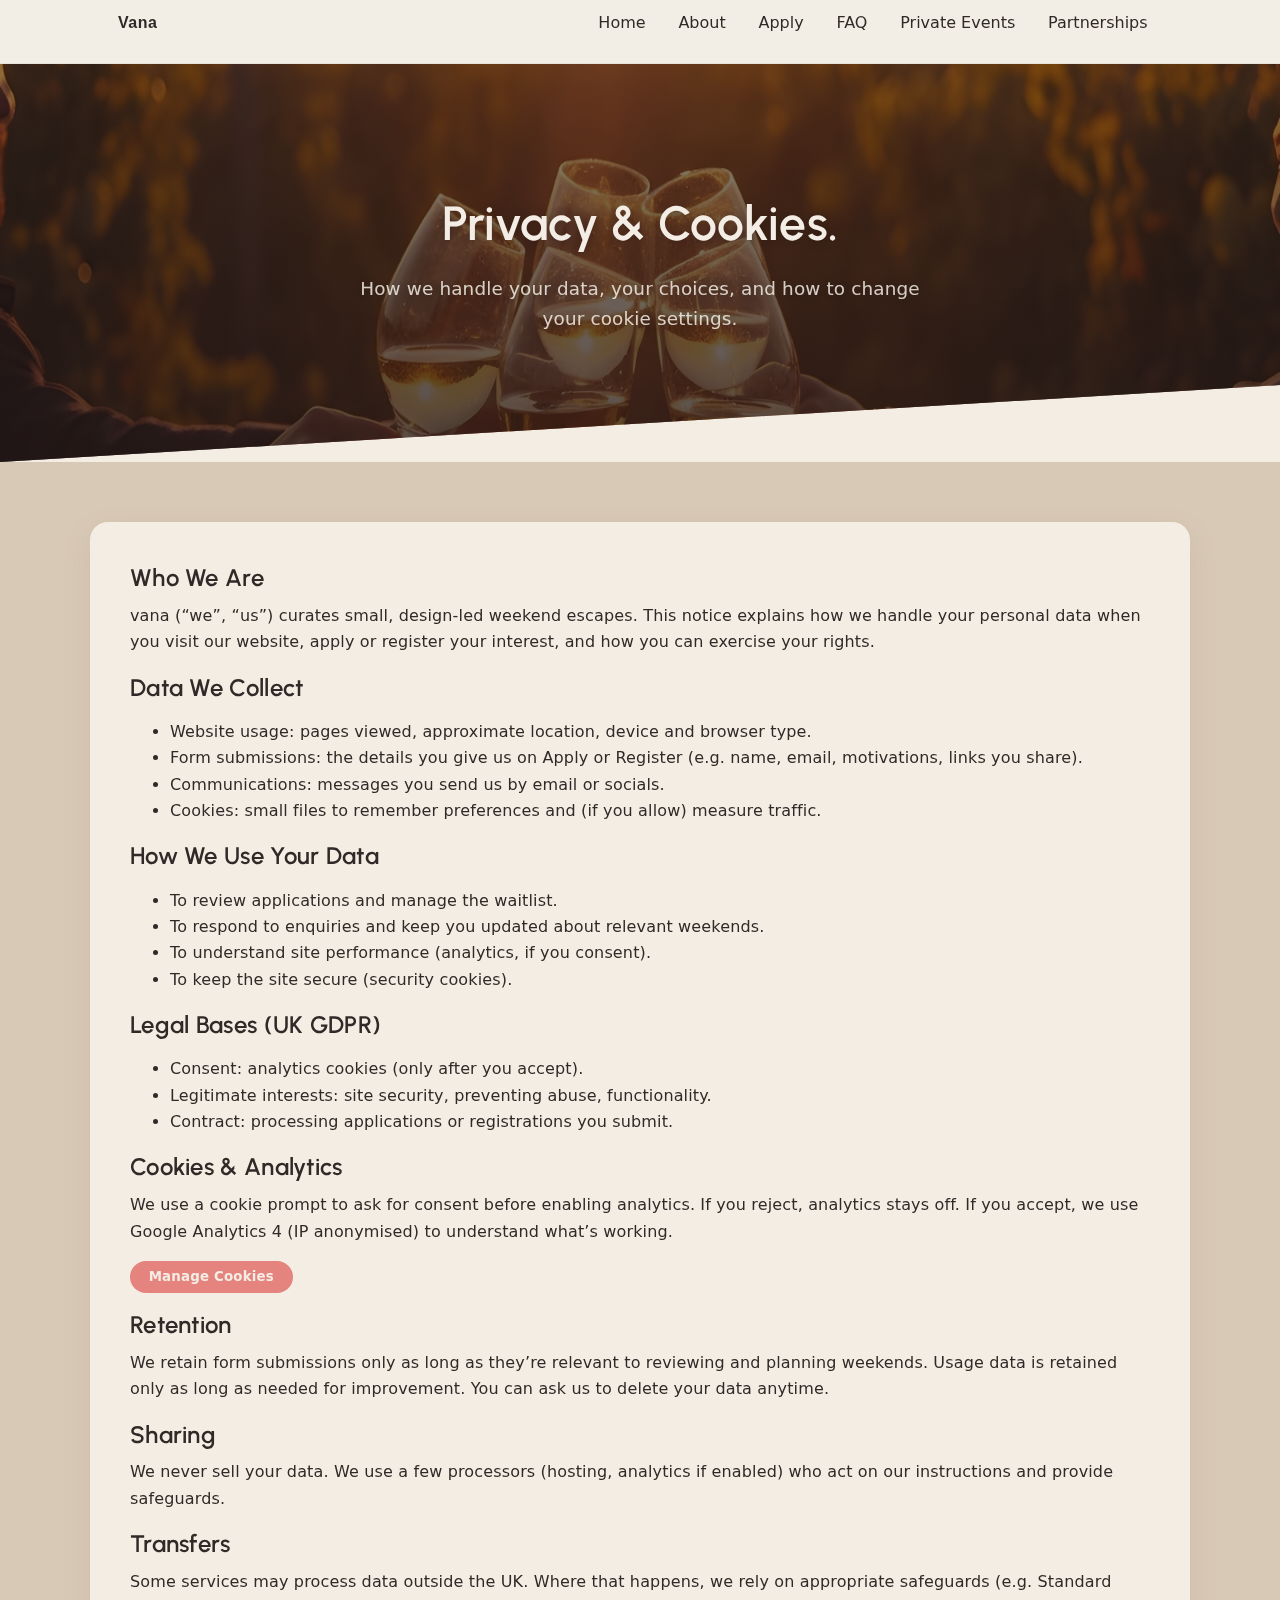
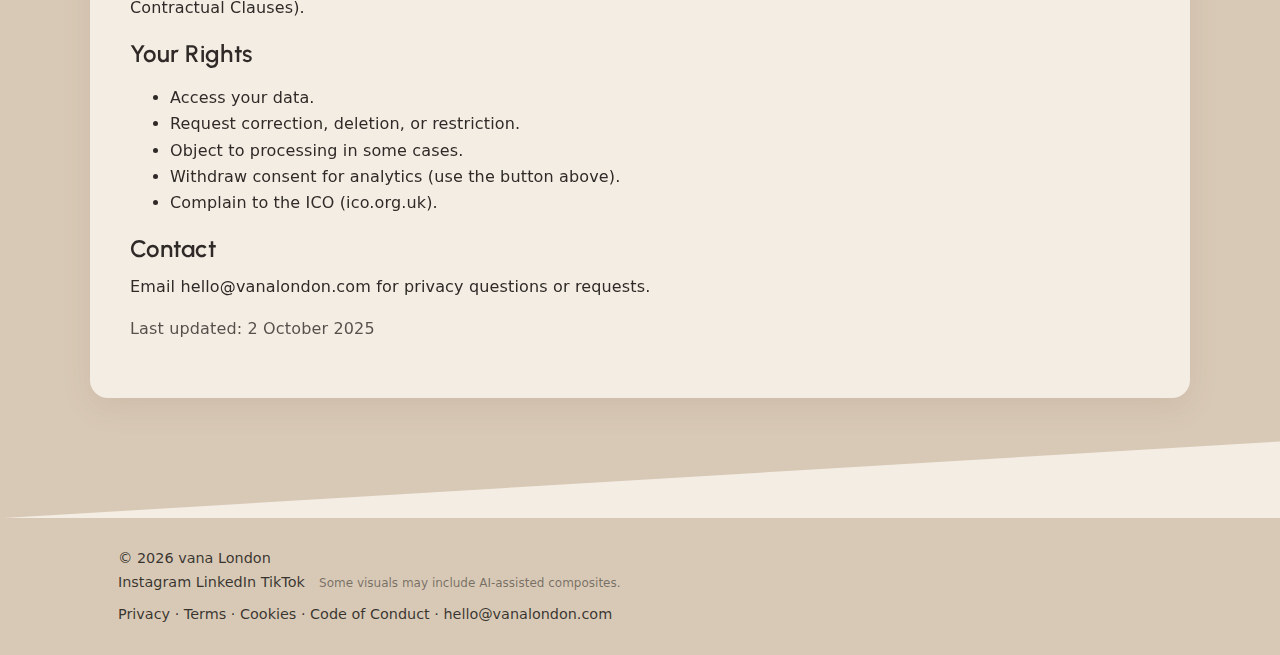
<file: privacy.html>
<!DOCTYPE html>
<html lang="en">
<head>
  <meta charset="UTF-8" />
  <meta name="viewport" content="width=device-width,initial-scale=1" />
  <meta name="robots" content="index, follow" />
  <title>Privacy | vana London</title>
  <meta name="description" content="How vana handles your data, cookies, analytics, and your rights under UK GDPR." />
  <link rel="canonical" href="https://www.vanalondon.com/privacy.html"/>

  <!-- Open Graph / Twitter -->
  <meta property="og:title" content="Privacy | vana"/>
  <meta property="og:description" content="How vana handles your data, cookies, analytics, and your rights under UK GDPR."/>
  <meta property="og:type" content="website"/>
  <meta property="og:url" content="https://www.vanalondon.com/privacy.html"/>
  <meta property="og:image" content="/assets/images/og.jpg"/>
  <meta name="twitter:card" content="summary_large_image"/>
  <meta name="twitter:title" content="Privacy | vana"/>
  <meta name="twitter:description" content="How vana handles your data, cookies, analytics, and your rights under UK GDPR."/>
  <meta name="twitter:image" content="/assets/images/og.jpg"/>

  <!-- Icons -->
  <link rel="icon" href="/assets/icons/favicon.ico" sizes="any">
  <link rel="apple-touch-icon" href="/assets/icons/favicon-180.png">

  <!-- Fonts -->
  <link rel="preconnect" href="https://fonts.googleapis.com">
  <link rel="preconnect" href="https://fonts.gstatic.com" crossorigin>
  <link href="https://fonts.googleapis.com/css2?family=Poppins:wght@300;400;600&family=Urbanist:wght@500;600&display=swap" rel="stylesheet">

  <!-- Styles -->
  <link rel="stylesheet" href="/assets/style.css?v=11.6"/>

  <!-- Consent defaults -->
  <script>
    (function(w,d){
      w.dataLayer=w.dataLayer||[];
      function gtag(){w.dataLayer.push(arguments);}
      w.gtag=gtag;
      gtag('consent','default',{
        ad_storage:'denied',ad_user_data:'denied',ad_personalization:'denied',
        analytics_storage:'denied',functionality_storage:'granted',security_storage:'granted',
        wait_for_update:500
      });
    })(window,document);
  </script>

  <!-- GA4 -->
  <script async src="https://www.googletagmanager.com/gtag/js?id=G-ZCSZ025VD0"></script>
  <script>
    window.dataLayer=window.dataLayer||[];
    function gtag(){dataLayer.push(arguments);}
    gtag('js',new Date());
    gtag('config','G-ZCSZ025VD0',{'anonymize_ip':true});
  </script>

  <!-- JSON-LD -->
  <script type="application/ld+json">
  {
    "@context":"https://schema.org",
    "@type":"Organization",
    "name":"vana London",
    "url":"https://www.vanalondon.com",
    "sameAs":["https://www.instagram.com/vana.london","https://www.linkedin.com/company/vanalondon","https://www.tiktok.com/@vana.london"],
    "logo":"https://www.vanalondon.com/assets/icons/favicon-180.png",
    "contactPoint":[{
      "@type":"ContactPoint",
      "email":"hello@vanalondon.com",
      "contactType":"privacy enquiries"
    }]
  }
  </script>

  <!-- Minimal reveal (Privacy) -->
  <style>
    :root { --reveal-dur: 600ms; --reveal-ease: cubic-bezier(.2,.65,.3,1); }
    .reveal { opacity: 0; transform: translateY(18px); will-change: opacity, transform;
      transition: opacity var(--reveal-dur) var(--reveal-ease), transform var(--reveal-dur) var(--reveal-ease); }
    .reveal.is-visible { opacity: 1; transform: translateY(0); }
    @media (prefers-reduced-motion: reduce) {
      .reveal { opacity: 1; transform: none; transition: none; }
    }
  </style>
</head>
<body>

  <a class="sr-only" href="#main">Skip to content</a>
  <header>
    <div class="wrap nav">
      <div class="brand"><a href="/"><span>vana</span></a></div>
      <nav class="links" aria-label="Primary">
        <a href="/" id="nav-home">Home</a>
        <a href="/about.html" id="nav-about">About</a>
        <a href="/apply.html" id="nav-apply">Apply</a>
        <a href="/faq.html" id="nav-faq">FAQ</a>
        <a href="/private-events.html" id="nav-private">Private Events</a>
        <a href="/partnerships.html" id="nav-partnerships">Partnerships</a></nav>
    </div>
  </header>

  <main id="main">
    <section class="hero hero--bg hero--contrast small slant-bottom">
      <div class="wrap reveal">
        <h1>Privacy & Cookies.</h1>
        <p class="lede">How we handle your data, your choices, and how to change your cookie settings.</p>
      </div>
    </section>

    <section class="alt slant-top slant-bottom">
      <div class="wrap card reveal">
        <h3>Who we are</h3>
        <p>vana (“we”, “us”) curates small, design-led weekend escapes. This notice explains how we handle your personal data when you visit our website, apply or register your interest, and how you can exercise your rights.</p>

        <h3>Data we collect</h3>
        <ul>
          <li><strong>Website usage</strong>: pages viewed, approximate location, device and browser type.</li>
          <li><strong>Form submissions</strong>: the details you give us on Apply or Register (e.g. name, email, motivations, links you share).</li>
          <li><strong>Communications</strong>: messages you send us by email or socials.</li>
          <li><strong>Cookies</strong>: small files to remember preferences and (if you allow) measure traffic.</li>
        </ul>

        <h3>How we use your data</h3>
        <ul>
          <li>To review applications and manage the waitlist.</li>
          <li>To respond to enquiries and keep you updated about relevant weekends.</li>
          <li>To understand site performance (analytics, if you consent).</li>
          <li>To keep the site secure (security cookies).</li>
        </ul>

        <h3>Legal bases (UK GDPR)</h3>
        <ul>
          <li><strong>Consent</strong>: analytics cookies (only after you accept).</li>
          <li><strong>Legitimate interests</strong>: site security, preventing abuse, functionality.</li>
          <li><strong>Contract</strong>: processing applications or registrations you submit.</li>
        </ul>

        <h3>Cookies & analytics</h3>
        <p>We use a cookie prompt to ask for consent before enabling analytics. If you reject, analytics stays off. If you accept, we use Google Analytics 4 (IP anonymised) to understand what’s working.</p>
        <p><button id="manage-cookies" class="btn">Manage cookies</button></p>

        <h3>Retention</h3>
        <p>We retain form submissions only as long as they’re relevant to reviewing and planning weekends. Usage data is retained only as long as needed for improvement. You can ask us to delete your data anytime.</p>

        <h3>Sharing</h3>
        <p>We never sell your data. We use a few processors (hosting, analytics if enabled) who act on our instructions and provide safeguards.</p>

        <h3>Transfers</h3>
        <p>Some services may process data outside the UK. Where that happens, we rely on appropriate safeguards (e.g. Standard Contractual Clauses).</p>

        <h3>Your rights</h3>
        <ul>
          <li>Access your data.</li>
          <li>Request correction, deletion, or restriction.</li>
          <li>Object to processing in some cases.</li>
          <li>Withdraw consent for analytics (use the button above).</li>
          <li>Complain to the ICO (<a href="https://ico.org.uk" target="_blank" rel="noopener">ico.org.uk</a>).</li>
        </ul>

        <h3>Contact</h3>
        <p>Email <a href="mailto:hello@vanalondon.com">hello@vanalondon.com</a> for privacy questions or requests.</p>

        <p class="help" style="margin-top:10px;opacity:.8;">Last updated: <span id="last-updated">2 October 2025</span></p>
      </div>
    </section>
  </main>

  <footer>
    <div class="wrap">
      <div>© <span id="year"></span> vana London</div>
      <div class="socials">
        <a href="https://www.instagram.com/vana.london" aria-label="Instagram" target="_blank" rel="noopener">Instagram</a>
        <a href="https://www.linkedin.com/company/vanalondon" aria-label="LinkedIn" target="_blank" rel="noopener">LinkedIn</a>
        <a href="https://www.tiktok.com/@vana.london" aria-label="TikTok" target="_blank" rel="noopener">TikTok</a>
        <small class="ai-note" style="opacity:.6; margin-left:.6rem">Some visuals may include AI-assisted composites.</small>
      </div>
      <div style="margin-top:.5rem">
        <a href="/privacy.html" aria-current="page">Privacy</a> ·
        <a href="/terms.html">Terms</a> ·
        <a href="/cookies.html">Cookies</a> ·
        <a href="/code-of-conduct.html">Code of Conduct</a> ·
        <a href="mailto:hello@vanalondon.com">hello@vanalondon.com</a>
      </div>
    </div>
  </footer>
  <script>document.getElementById('year').textContent = new Date().getFullYear();</script>

  <!-- Cookie modal -->
  <div id="cookie-modal" class="cookie-modal" aria-hidden="true" role="dialog" aria-modal="true" aria-labelledby="cookie-title" aria-describedby="cookie-desc" style="display:none;">
    <div class="cookie-inner">
      <h2 id="cookie-title">Help us improve vana</h2>
      <p id="cookie-desc">We use cookies to remember preferences and, with your permission, to understand how our site is used so we can design better weekends. Choose what you'd like.</p>

      <div class="cookie-actions">
        <button id="accept-all" class="btn btn-primary">Accept all</button>
        <button id="reject-all" class="btn btn-secondary">Reject all</button>
        <button id="manage-settings" class="btn btn-link">Manage settings</button>
      </div>

      <div id="cookie-settings" class="cookie-settings" style="display:none;">
        <label><input type="checkbox" id="analytics-toggle"> Analytics (helps us see what’s working)</label><br>
        <label><input type="checkbox" id="marketing-toggle"> Marketing (occasional event updates)</label><br>
        <div style="margin-top:10px;">
          <button id="save-settings" class="btn btn-primary small">Save choices</button>
          <button id="cancel-settings" class="btn btn-secondary small">Cancel</button>
        </div>
      </div>

      <button id="cookie-close" class="cookie-close" aria-label="Close cookie dialog" title="Close">×</button>
    </div>
  </div>
  <script src="/assets/cookie.js"></script>

  <!-- Reopen cookie modal -->
  <script>
    (function(){
      const KEY='vana-consent';
      const btn=document.getElementById('manage-cookies');
      const modal=document.getElementById('cookie-modal');
      if(btn&&modal){
        btn.addEventListener('click',function(e){
          e.preventDefault();
          try{localStorage.removeItem(KEY);}catch(e){}
          modal.style.display='flex';
          modal.removeAttribute('aria-hidden');
          document.body.style.overflow='hidden';
          const t=document.getElementById('cookie-title'); if(t&&t.focus)t.focus();
        });
      }
    })();
  </script>

  <!-- Universal nav highlight -->
  <script>
  (function(){
    const toIndex=p=>p.replace(/\/$/,"/index.html");
    const aliasMap={"/register.html":"/apply.html"};
    const hereRaw=toIndex(location.pathname||"/");
    const here=aliasMap[hereRaw]||hereRaw;
    const nav=document.querySelector("nav.links");if(!nav)return;
    nav.querySelectorAll("a[href]").forEach(a=>{
      try{
        const url=new URL(a.getAttribute("href"),location.origin);
        if(url.origin!==location.origin)return;
        const linkPathRaw=toIndex(url.pathname||"/");
        const linkPath=aliasMap[linkPathRaw]||linkPathRaw;
        const isActive=linkPath===here||(here==="/index.html"&&linkPath==="/");
        if(isActive){a.setAttribute("aria-current","page");a.classList.add("is-active");}
      }catch(e){}
    });
  })();
  </script>

  <!-- Reveal JS -->
  <script>
    (function(){
      const els = document.querySelectorAll('.reveal');
      if (!('IntersectionObserver' in window) || !els.length) return;
      const io = new IntersectionObserver((entries)=>{
        entries.forEach(en => { if (en.isIntersecting) en.target.classList.add('is-visible'); });
      }, { threshold: 0.12 });
      els.forEach(el => io.observe(el));
    })();
  </script>
</body>
</html>
</file>
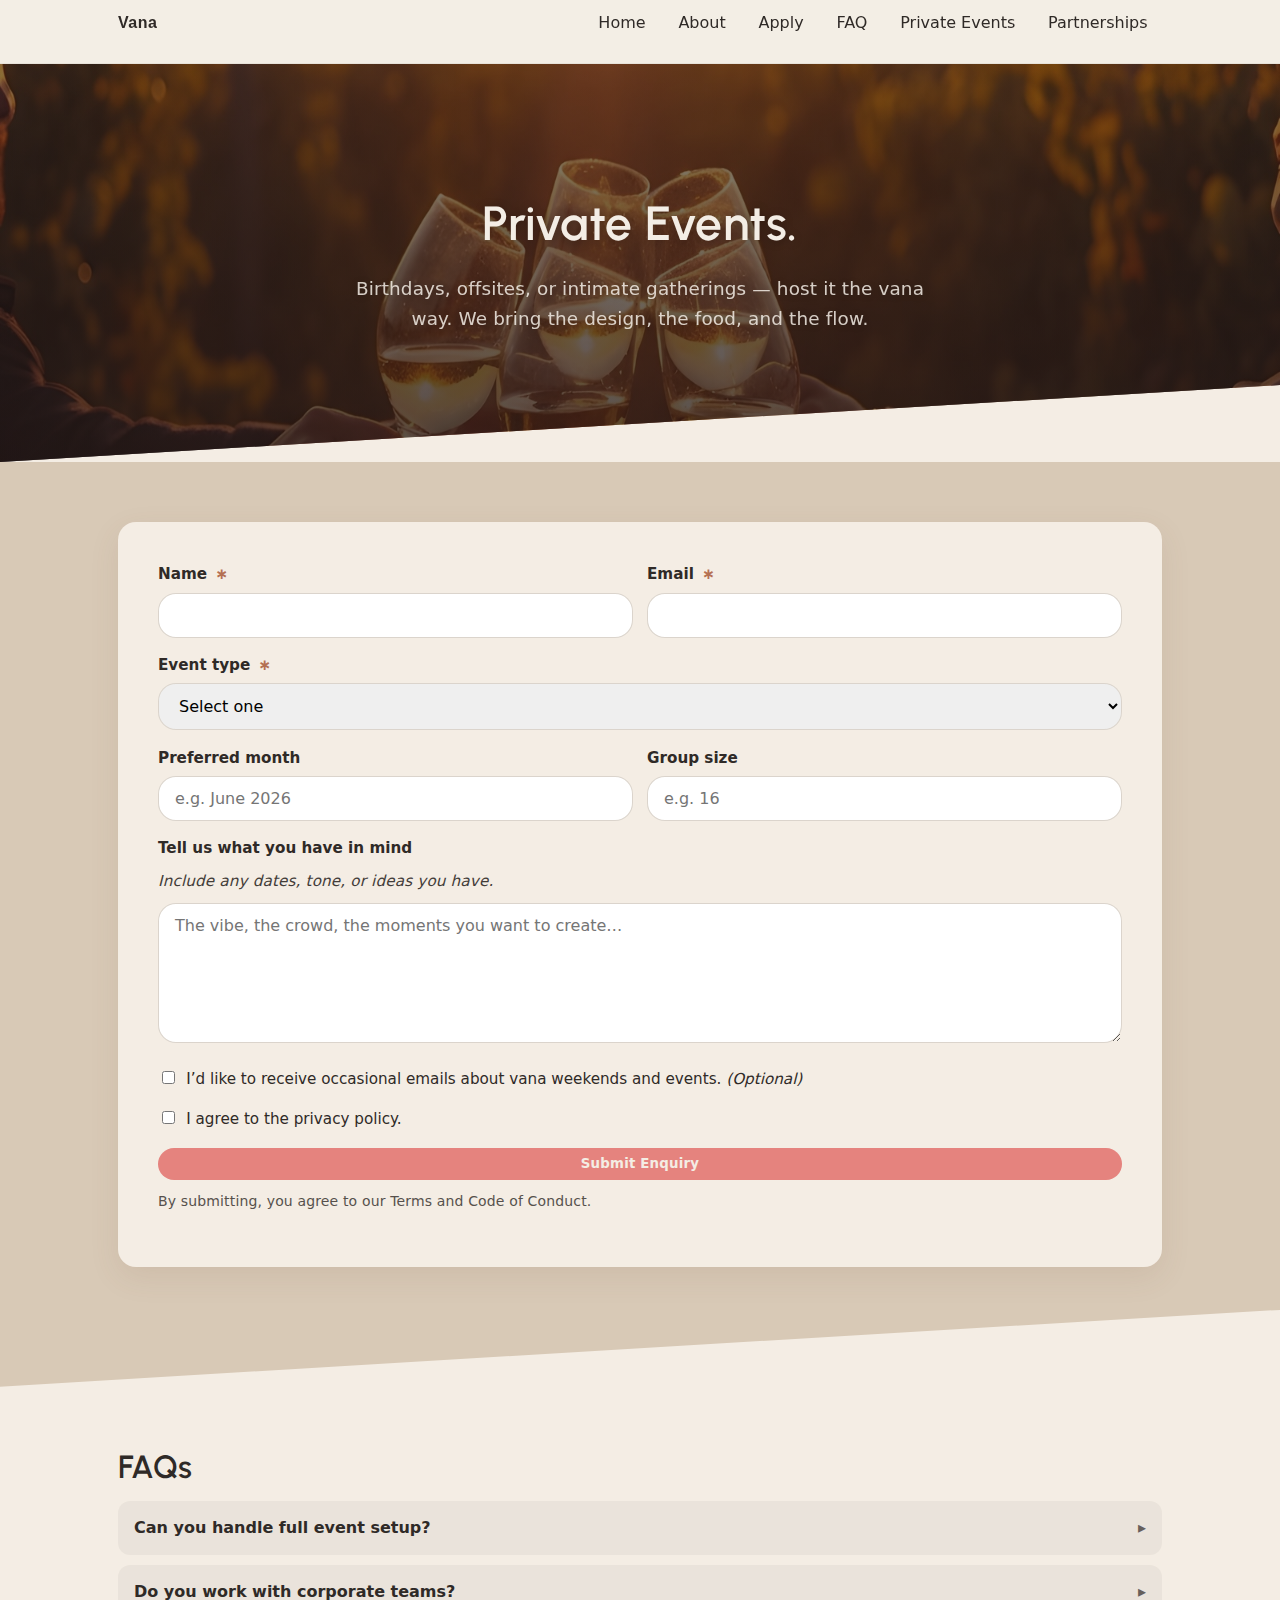
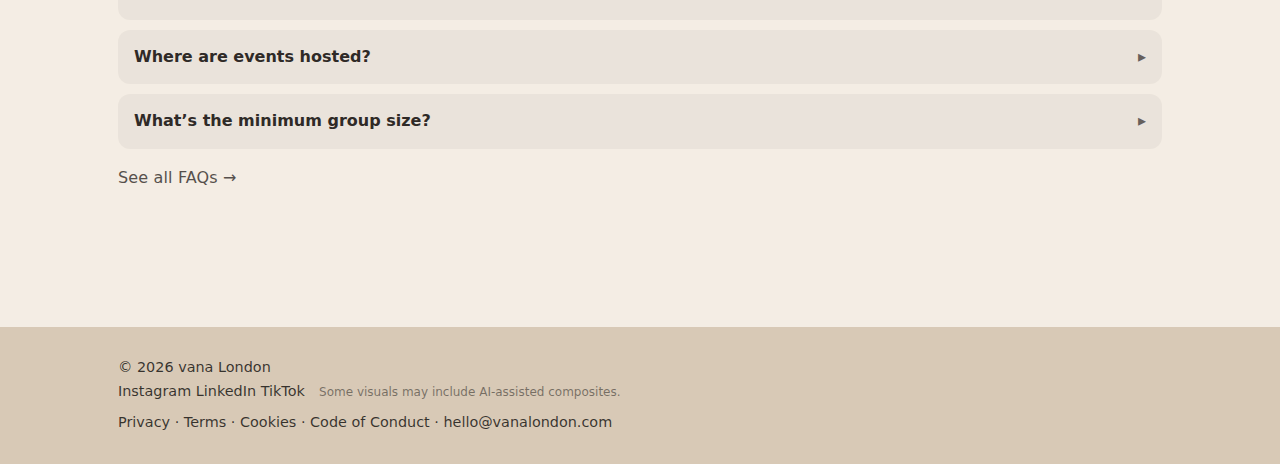
<file: private-events.html>
<!DOCTYPE html>

<html lang="en">
<head>
<meta charset="utf-8"/>
<meta content="width=device-width,initial-scale=1" name="viewport"/>
<title>Private Events | vana London</title>
<meta content="Host your next private gathering with vana — from milestone birthdays and stylish hens to thoughtful team offsites. Design-led spaces, curated menus, and effortless hosting." name="description"/>
<link href="https://www.vanalondon.com/private-events.html" rel="canonical"/>
<!-- Open Graph / Twitter -->
<meta content="Private Events | vana London" property="og:title"/>
<meta content="Milestone birthdays, stylish hens, and thoughtful team offsites — hosted the vana way." property="og:description"/>
<meta content="website" property="og:type"/>
<meta content="https://www.vanalondon.com/private-events.html" property="og:url"/>
<meta content="/assets/images/og.jpg" property="og:image"/>
<meta content="summary_large_image" name="twitter:card"/>
<meta content="Private Events | vana London" name="twitter:title"/>
<meta content="Milestone birthdays, stylish hens, and thoughtful team offsites — hosted the vana way." name="twitter:description"/>
<meta content="/assets/images/og.jpg" name="twitter:image"/>
<!-- Icons -->
<link href="/assets/icons/favicon.ico" rel="icon" sizes="any"/>
<link href="/assets/icons/favicon-180.png" rel="apple-touch-icon"/>
<link href="/assets/site.webmanifest" rel="manifest"/>
<meta content="/browserconfig.xml" name="msapplication-config"/>
<meta content="#714B4B" name="theme-color"/>
<!-- Fonts -->
<link href="https://fonts.googleapis.com" rel="preconnect"/>
<link crossorigin="" href="https://fonts.gstatic.com" rel="preconnect"/>
<link href="https://fonts.googleapis.com/css2?family=Poppins:wght@300;400;600&amp;family=Urbanist:wght@500;600&amp;display=swap" rel="stylesheet"/>
<!-- Styles -->
<link href="/assets/style.css?v=11.6" rel="stylesheet">
<!-- Consent defaults -->
<script>
    (function(w,d){
      w.dataLayer=w.dataLayer||[];
      function gtag(){w.dataLayer.push(arguments);}
      w.gtag=gtag;
      gtag('consent','default',{
        ad_storage:'denied',ad_user_data:'denied',ad_personalization:'denied',
        analytics_storage:'denied',functionality_storage:'granted',security_storage:'granted',
        wait_for_update:500
      });
    })(window,document);
  </script>
<!-- GA4 -->
<script async="" src="https://www.googletagmanager.com/gtag/js?id=G-ZCSZ025VD0"></script>
<script>
    window.dataLayer=window.dataLayer||[];
    function gtag(){dataLayer.push(arguments);}
    gtag('js',new Date());
    gtag('config','G-ZCSZ025VD0',{'anonymize_ip':true});
  </script>
<!-- JSON-LD -->

</link><script type="application/ld+json">{"@context":"https://schema.org","@type":"Organization","name":"vana London","url":"https://www.vanalondon.com","logo":"https://www.vanalondon.com/assets/icons/favicon-180.png","description":"Private editions of vana’s design-led weekend experiences for birthdays, hens, and team offsites.","founder":"Priyanka Dasgupta","sameAs":["https://www.instagram.com/vana.london","https://www.linkedin.com/company/vanalondon","https://www.tiktok.com/@vana.london"],"contactPoint":[{"@type":"ContactPoint","contactType":"event enquiries","email":"hello@vanalondon.com"}]}</script>

  <!-- Minimal reveal (Private Events) -->
  <style>
    :root { --reveal-dur: 600ms; --reveal-ease: cubic-bezier(.2,.65,.3,1); }
    .reveal { opacity: 0; transform: translateY(18px); will-change: opacity, transform;
      transition: opacity var(--reveal-dur) var(--reveal-ease), transform var(--reveal-dur) var(--reveal-ease); }
    .reveal.is-visible { opacity: 1; transform: translateY(0); }
    @media (prefers-reduced-motion: reduce) {
      .reveal { opacity: 1; transform: none; transition: none; }
    }
  </style>
</head>
<body>
<a class="sr-only" href="#main">Skip to content</a>
<header>
<div class="wrap nav">
<div class="brand"><a href="/"><span>vana</span></a></div>
<nav aria-label="Primary" class="links">
<a href="/" id="nav-home">Home</a>
<a href="/about.html" id="nav-about">About</a>
<a href="/apply.html" id="nav-apply">Apply</a>
<a href="/faq.html" id="nav-faq">FAQ</a>
<a href="/private-events.html" id="nav-private">Private Events</a>
<a href="/partnerships.html" id="nav-partnerships">Partnerships</a>
</nav>
</div>
</header>
<main id="main">
<section class="hero hero--bg hero--contrast small slant-bottom">
<div class="wrap reveal">
<h1>Private Events.</h1>
<p class="lede">Birthdays, offsites, or intimate gatherings — host it the vana way. We bring the design, the food, and the flow.</p>
</div>
</section>
<section class="alt slant-top slant-bottom">
<div class="wrap">
<form action="/thank-you.html" class="card form" data-netlify="true" method="POST" name="private-events" netlify-honeypot="bot-field">
<div aria-live="polite" class="form-errors" id="form-errors" role="status"></div>
<input name="form-name" type="hidden" value="private-events"/>
<p class="sr-only"><label><span class="label-strong">Do not fill this out:</span><input name="bot-field"/></label></p>
<div class="grid two">
<label><span class="label-strong">Name</span><input autocomplete="name" name="name" required="" type="text"/>
</label>
<label><span class="label-strong">Email</span><input autocomplete="email" name="email" required="" type="email"/>
</label>
</div>
<label>
<span class="label-strong">Event type</span>
<select name="event_type" required="">
<option value="">Select one</option>
<option>Birthday</option>
<option>Hen or stag</option>
<option>Company retreat</option>
<option>Brand or team offsite</option>
<option>Other</option>
</select>
</label>
<div class="grid two">
<label>
<span class="label-strong">Preferred month</span>
<input name="month" placeholder="e.g. June 2026" type="text"/>
</label>
<label>
<span class="label-strong">Group size</span>
<input max="50" min="4" name="size" placeholder="e.g. 16" type="number"/>
</label>
</div>
<label>
<span class="label-strong">Tell us what you have in mind</span>
<p class="prompt">Include any dates, tone, or ideas you have.</p>
<textarea name="message" placeholder="The vibe, the crowd, the moments you want to create…" rows="6"></textarea>
</label>
<!-- Opt-in at the bottom -->
<input name="marketing_opt_in" type="hidden" value="no"/>
<label class="consent">
<input name="marketing_opt_in" type="checkbox" value="yes"/> I’d like to receive occasional emails about vana weekends and events. <em>(Optional)</em>
</label>
<label class="consent">
<input name="consent_agree" required="" type="checkbox"/> I agree to the <a href="/privacy.html" rel="noopener" target="_blank">privacy policy</a>. </label>
<!-- reCAPTCHA (Netlify) -->
<div data-netlify-recaptcha="true"></div>
<div class="actions">
<button class="btn" type="submit">Submit enquiry</button>
<p class="help">By submitting, you agree to our <a href="/terms.html">Terms</a> and <a href="/code-of-conduct.html">Code of Conduct</a>.</p>
</div>
<script> (function(){ var f=document.currentScript.closest('form'); if(!f) return; f.addEventListener('submit', function(){ if(window.gtag) gtag('event','generate_lead',{form:'private-events'}); }); })(); </script>
</form>
</div>
</section>
<section aria-labelledby="private-faqs" class="slant-top slant-bottom">
<div class="wrap">
<h2 class="center-me" id="private-faqs">FAQs</h2>
<details class="faq" name="faqs">
<summary>Can you handle full event setup?</summary>
<div>Yes — we can handle venue sourcing, decor, food, music, and flow. You share the vision; we create the vibe.</div>
</details>
<details class="faq" name="faqs">
<summary>Do you work with corporate teams?</summary>
<div>Yes. We design team offsites, workshops, and dinners that feel nothing like a conference room.</div>
</details>
<details class="faq" name="faqs">
<summary>Where are events hosted?</summary><div>Beautiful, design-led spaces — private houses, vineyards, modern barns, or boutique hotels.</div>
</details>
<details class="faq" name="faqs">
<summary>What’s the minimum group size?</summary>
<div>Usually 8 guests for private bookings, but smaller groups can be considered depending on the space.</div>
</details>
<p class="center-me" style="margin-top:16px;opacity:.8"><a href="/faq.html">See all FAQs →</a></p>
</div>
</section>
</main>
<footer>
    <div class="wrap">
      <div>© <span id="year"></span> vana London</div>
      <div class="socials">
        <a href="https://www.instagram.com/vana.london" aria-label="Instagram" target="_blank" rel="noopener">Instagram</a>
        <a href="https://www.linkedin.com/company/vanalondon" aria-label="LinkedIn" target="_blank" rel="noopener">LinkedIn</a>
        <a href="https://www.tiktok.com/@vana.london" aria-label="TikTok" target="_blank" rel="noopener">TikTok</a>
        <small class="ai-note" style="opacity:.6; margin-left:.6rem">Some visuals may include AI-assisted composites.</small>
      </div>
      <div style="margin-top:.5rem">
        <a href="/privacy.html">Privacy</a> ·
        <a href="/terms.html">Terms</a> ·
        <a href="/cookies.html">Cookies</a> ·
        <a href="/code-of-conduct.html">Code of Conduct</a> ·
        <a href="mailto:hello@vanalondon.com">hello@vanalondon.com</a>
      </div>
    </div>
  </footer>
  <script>document.getElementById('year').textContent = new Date().getFullYear();</script>
<!-- Cookie modal -->
<div aria-describedby="cookie-desc" aria-hidden="true" aria-labelledby="cookie-title" aria-modal="true" class="cookie-modal" id="cookie-modal" role="dialog" style="display:none;">
<div class="cookie-inner">
<h2 id="cookie-title">Help us improve vana</h2>
<p id="cookie-desc">We use cookies to remember preferences and, with your permission, to understand how our site is used so we can design better weekends. Choose what you'd like.</p>
<div class="cookie-actions">
<button class="btn btn-primary" id="accept-all">Accept all</button>
<button class="btn btn-secondary" id="reject-all">Reject all</button>
<button class="btn btn-link" id="manage-settings">Manage settings</button>
</div>
<div class="cookie-settings" id="cookie-settings" style="display:none;">
<label><input id="analytics-toggle" type="checkbox"/> Analytics (helps us see what’s working)</label><br/>
<label><input id="marketing-toggle" type="checkbox"/> Marketing (occasional event updates)</label><br/>
<div style="margin-top:10px;">
<button class="btn btn-primary small" id="save-settings">Save choices</button>
<button class="btn btn-secondary small" id="cancel-settings">Cancel</button>
</div>
</div>
<button aria-label="Close cookie dialog" class="cookie-close" id="cookie-close" title="Close">×</button>
</div>
</div>
<script src="/assets/cookie.js"></script>
<!-- Universal nav highlight -->
<script> (function(){ const toIndex=p=>p.replace(/\/$/,"/index.html"); const aliasMap={"/register.html":"/apply.html"}; const hereRaw=toIndex(location.pathname||"/"); const here=aliasMap[hereRaw]||hereRaw; const nav=document.querySelector("nav.links");if(!nav)return; nav.querySelectorAll("a[href]").forEach(a=>{ try{ const url=new URL(a.getAttribute("href"),location.origin); if(url.origin!==location.origin)return; const linkPathRaw=toIndex(url.pathname||"/"); const linkPath=aliasMap[linkPathRaw]||linkPathRaw; const isActive=linkPath===here||(here==="/index.html"&&linkPath==="/"); if(isActive){a.setAttribute("aria-current","page");a.classList.add("is-active");} }catch(e){} }); })(); </script>

  <!-- Reveal JS -->
  <script>
    (function(){
      const els = document.querySelectorAll('.reveal');
      if (!('IntersectionObserver' in window) || !els.length) return;
      const io = new IntersectionObserver((entries)=>{
        entries.forEach(en => { if (en.isIntersecting) en.target.classList.add('is-visible'); });
      }, { threshold: 0.12 });
      els.forEach(el => io.observe(el));
    })();
  </script>
</body>
</html>
</file>
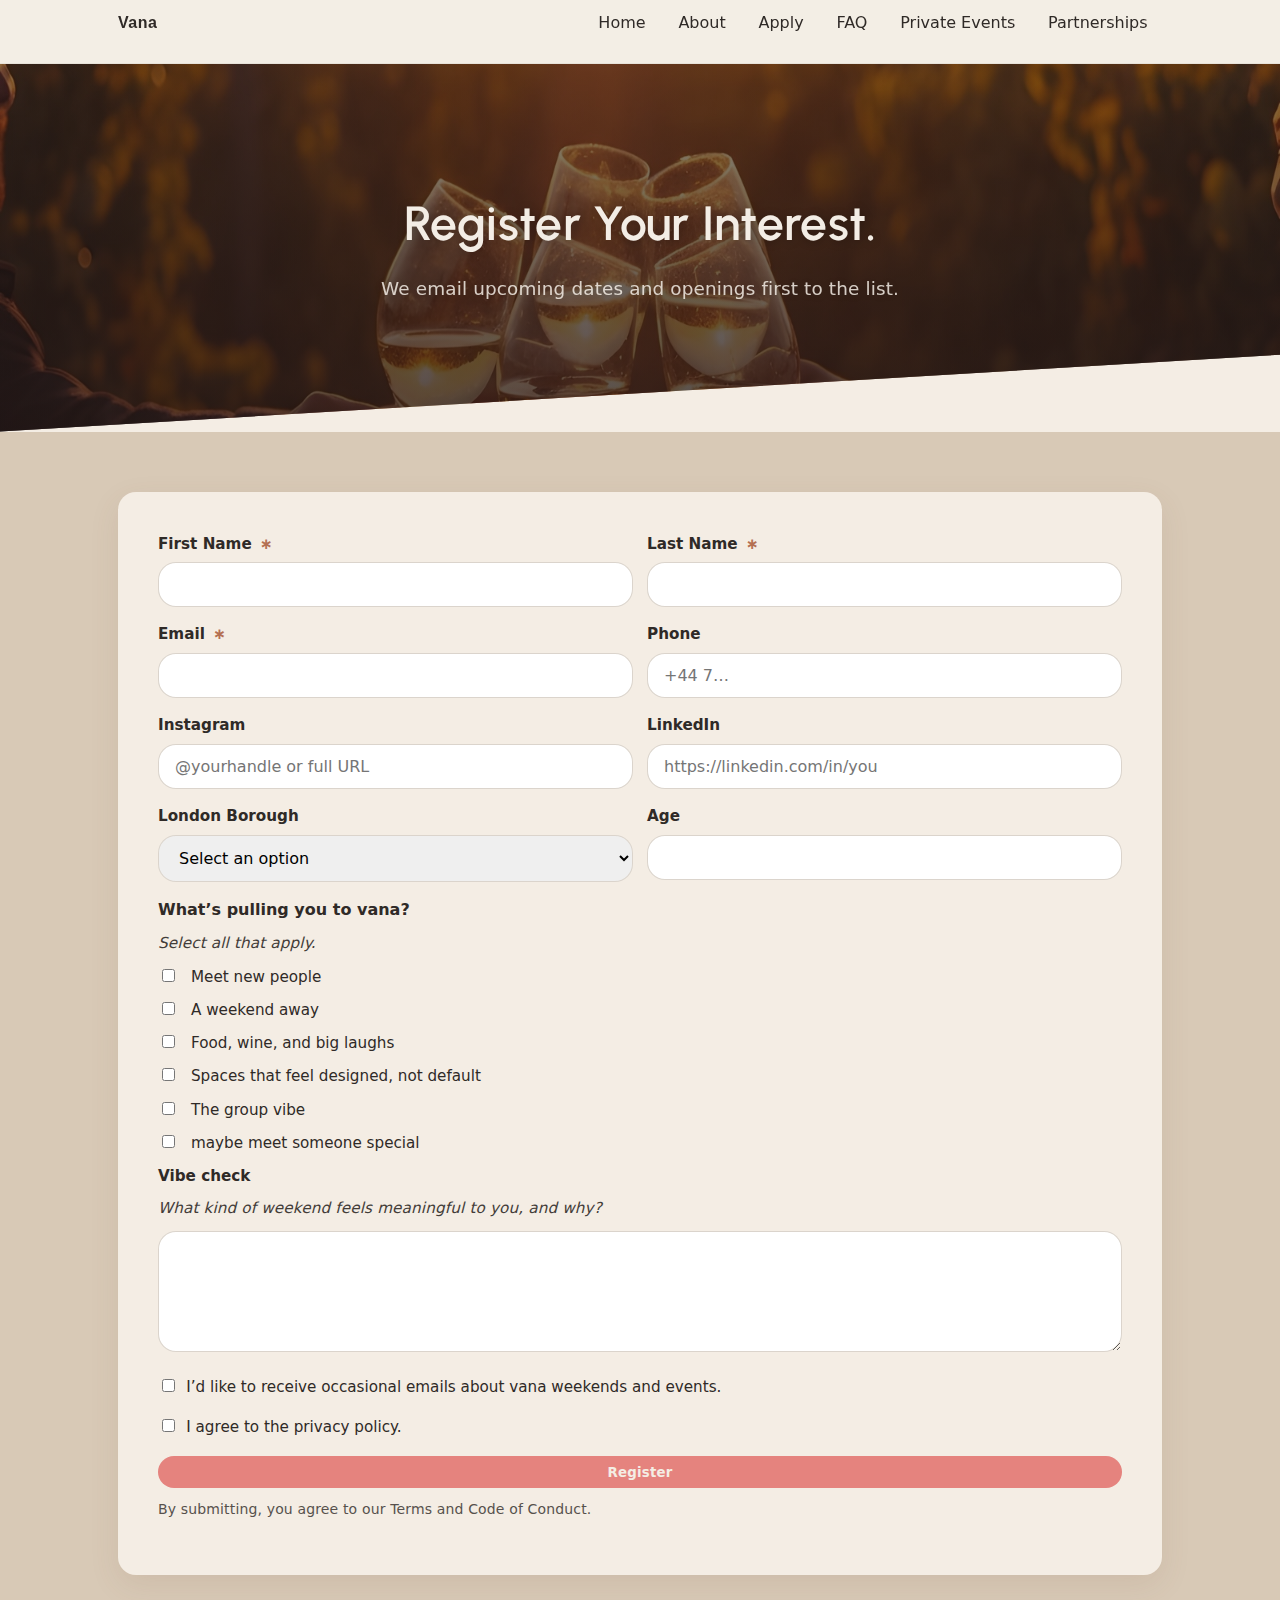
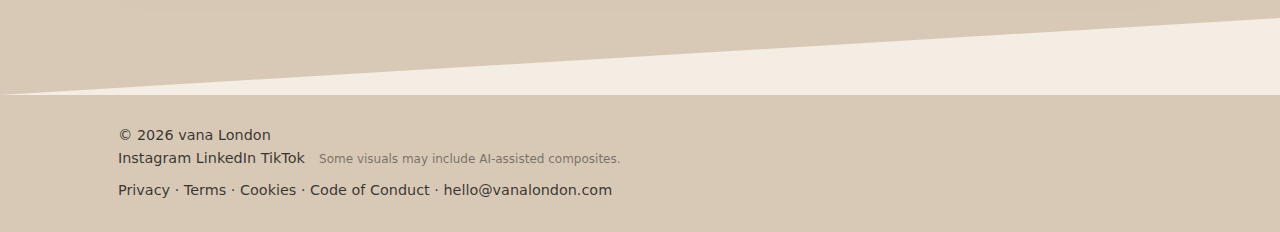
<file: register.html>
<!DOCTYPE html>
<html lang="en">
<head>
  <!-- Meta -->
  <meta charset="UTF-8" />
  <meta name="viewport" content="width=device-width,initial-scale=1" />
  <meta name="robots" content="index, follow" />
  <title>Register Interest | vana London</title>
  <meta name="description" content="Register your interest in vana. Be the first to hear about upcoming curated weekend escapes near London." />
  <link rel="canonical" href="https://www.vanalondon.com/register.html"/>

  <!-- Open Graph / Twitter -->
  <meta property="og:title" content="Register Interest | vana"/>
  <meta property="og:description" content="Be the first to hear about upcoming curated weekend escapes near London."/>
  <meta property="og:type" content="website"/>
  <meta property="og:url" content="https://www.vanalondon.com/register.html"/>
  <meta property="og:image" content="/assets/images/og.jpg"/>
  <meta name="twitter:card" content="summary_large_image"/>
  <meta name="twitter:title" content="Register Interest | vana"/>
  <meta name="twitter:description" content="Be the first to hear about upcoming curated weekend escapes near London."/>
  <meta name="twitter:image" content="/assets/images/og.jpg"/>

  <!-- Icons -->
  <link rel="icon" href="/assets/icons/favicon.ico" sizes="any">
  <link rel="apple-touch-icon" href="/assets/icons/favicon-180.png">
  <link rel="manifest" href="/assets/site.webmanifest">
  <meta name="msapplication-config" content="/browserconfig.xml">
  <meta name="theme-color" content="#714B4B">

  <!-- Fonts -->
  <link rel="preconnect" href="https://fonts.googleapis.com">
  <link rel="preconnect" href="https://fonts.gstatic.com" crossorigin>
  <link href="https://fonts.googleapis.com/css2?family=Poppins:wght@300;400;600&family=Urbanist:wght@500;600&display=swap" rel="stylesheet">

  <!-- Styles -->
  <link rel="stylesheet" href="/assets/style.css?v=11.6"/>

  <!-- Consent defaults -->
  <script>
    (function(w,d){
      w.dataLayer=w.dataLayer||[];
      function gtag(){w.dataLayer.push(arguments);}
      w.gtag=gtag;
      gtag('consent','default',{
        ad_storage:'denied',ad_user_data:'denied',ad_personalization:'denied',
        analytics_storage:'denied',functionality_storage:'granted',security_storage:'granted',
        wait_for_update:500
      });
    })(window,document);
  </script>

  <!-- GA4 -->
  <script async src="https://www.googletagmanager.com/gtag/js?id=G-ZCSZ025VD0"></script>
  <script>
    window.dataLayer=window.dataLayer||[];
    function gtag(){dataLayer.push(arguments);}
    gtag('js',new Date());
    gtag('config','G-ZCSZ025VD0',{'anonymize_ip':true});
  </script>

  <!-- JSON-LD -->
  <script type="application/ld+json">
  {
    "@context":"https://schema.org",
    "@type":"WebPage",
    "name":"Register Interest | vana",
    "url":"https://www.vanalondon.com/register.html",
    "isPartOf":{"@type":"WebSite","name":"vana London","url":"https://www.vanalondon.com"},
    "about":{"@type":"Organization","name":"vana London","url":"https://www.vanalondon.com"},
    "description":"Register your interest in vana. Be the first to hear about curated weekend escapes near London."
  }
  </script>

  <!-- Minimal reveal (Register) -->
  <style>
    :root { --reveal-dur: 600ms; --reveal-ease: cubic-bezier(.2,.65,.3,1); }
    .reveal { opacity: 0; transform: translateY(18px); will-change: opacity, transform;
      transition: opacity var(--reveal-dur) var(--reveal-ease), transform var(--reveal-dur) var(--reveal-ease); }
    .reveal.is-visible { opacity: 1; transform: translateY(0); }
    @media (prefers-reduced-motion: reduce) {
      .reveal { opacity: 1; transform: none; transition: none; }
    }
  </style>
</head>
<body>

  <a class="sr-only" href="#main">Skip to content</a>

  <!-- Header -->
  <header>
    <div class="wrap nav">
      <div class="brand"><a href="/"><span>vana</span></a></div>
      <nav class="links" aria-label="Primary">
        <a href="/" id="nav-home">Home</a>
        <a href="/about.html" id="nav-about">About</a>
        <a href="/apply.html" id="nav-apply">Apply</a>
        <a href="/faq.html" id="nav-faq">FAQ</a>
        <a href="/private-events.html" id="nav-private">Private Events</a>
        <a href="/partnerships.html" id="nav-partnerships">Partnerships</a>
      </nav>
    </div>
  </header>

  <main id="main">
    <section class="hero hero--bg hero--contrast small slant-bottom">
      <div class="wrap reveal">
        <h1>Register your interest.</h1>
        <p class="lede">We email upcoming dates and openings first to the list.</p>
      </div>
    </section>

    <section class="alt slant-top slant-bottom">
      <div class="wrap">
        <form name="vana-register-interest" method="POST" data-netlify="true" action="/thank-you.html"
              netlify-honeypot="bot-field" class="card form">
          <div id="form-errors" class="form-errors" role="status" aria-live="polite"></div>
          <input type="hidden" name="form-name" value="vana-register-interest">
          <p class="sr-only"><label><span class="label-strong">Don’t fill this out:</span><input name="bot-field" /></label></p>

          <div class="grid two">
            <label><span class="label-strong">First Name</span><input type="text" name="first_name" autocomplete="given-name" required>
            </label>
            <label><span class="label-strong">Last Name</span><input type="text" name="last_name" autocomplete="family-name" required>
            </label>
          </div>

          <div class="grid two">
            <label><span class="label-strong">Email</span><input type="email" name="email" autocomplete="email" required>
            </label>
            <label><span class="label-strong">Phone</span><input type="tel" name="phone" autocomplete="tel" inputmode="tel" placeholder="+44 7…">
            </label>
          </div>

          <div class="grid two">
            <label>
              <span class="label-strong">Instagram</span>
              <input type="text" name="instagram" placeholder="@yourhandle or full URL">
            </label>
            <label>
              <span class="label-strong">LinkedIn</span>
              <input type="url" name="linkedin" placeholder="https://linkedin.com/in/you">
            </label>
          </div>

          <div class="grid two">
            <label><span class="label-strong">London Borough</span><select name="borough">
                <option value="">Select an option</option>
                <option>Barking and Dagenham</option><option>Barnet</option><option>Bexley</option>
                <option>Brent</option><option>Bromley</option><option>Camden</option><option>Croydon</option>
                <option>Ealing</option><option>Enfield</option><option>Greenwich</option><option>Hackney</option>
                <option>Hammersmith and Fulham</option><option>Haringey</option><option>Harrow</option><option>Havering</option>
                <option>Hillingdon</option><option>Hounslow</option><option>Islington</option><option>Kensington and Chelsea</option>
                <option>Kingston upon Thames</option><option>Lambeth</option><option>Lewisham</option><option>Merton</option>
                <option>Newham</option><option>Redbridge</option><option>Richmond upon Thames</option><option>Southwark</option>
                <option>Sutton</option><option>Tower Hamlets</option><option>Waltham Forest</option><option>Wandsworth</option><option>Westminster</option>
              </select>
            </label>
            <label><span class="label-strong">Age</span><input type="number" name="age" inputmode="numeric" min="18" max="60">
            </label>
          </div>

          <div class="field">
            <span class="label-strong">What’s pulling you to vana?</span>
            <p class="prompt">Select all that apply.</p>
            <div class="checkbox-list">
              <label><input type="checkbox" name="interest" value="Meet new people"> Meet new people</label>
              <label><input type="checkbox" name="interest" value="A weekend away"> A weekend away</label>
              <label><input type="checkbox" name="interest" value="Food, wine, and big laughs"> Food, wine, and big laughs</label>
              <label><input type="checkbox" name="interest" value="Design-led spaces"> Spaces that feel designed, not default</label>
              <label><input type="checkbox" name="interest" value="The group vibe"> The group vibe</label>
              <label><input type="checkbox" name="interest" value="maybe meet someone special"> maybe meet someone special</label>
            </div>
          </div>

          <label>
            <span class="label-strong">Vibe check</span>
            <p class="prompt">What kind of weekend feels meaningful to you, and why?</p>
            <textarea name="vibe_check" rows="5"></textarea>
          </label>

          <!-- Opt-in at the bottom -->
          <input type="hidden" name="marketing_opt_in" value="no">
          <label class="consent">
            <input type="checkbox" name="marketing_opt_in" value="yes">
            I’d like to receive occasional emails about vana weekends and events. <em></em>
          </label>

          <label class="consent">
            <input type="checkbox" name="consent_agree" required>
            I agree to the <a href="/privacy.html" target="_blank" rel="noopener">privacy policy</a>.
          </label>

          <!-- reCAPTCHA (Netlify) -->
          <div data-netlify-recaptcha="true"></div>

          <div class="actions">
            <button class="btn" type="submit">Register</button>
            <p class="help">By submitting, you agree to our <a href="/terms.html">Terms</a> and <a href="/code-of-conduct.html">Code of Conduct</a>.</p>
          </div>

          <script>
            (function(){
              var f=document.currentScript.closest('form'); if(!f) return;
              f.addEventListener('submit', function(){
                if(window.gtag) gtag('event','generate_lead',{form:'register'});
              });
            })();
          </script>
        </form>
      </div>
    </section>
  </main>

  <!-- Footer with socials -->
  <footer>
    <div class="wrap">
      <div>© <span id="year"></span> vana London</div>
      <div class="socials">
        <a href="https://www.instagram.com/vana.london" aria-label="Instagram" target="_blank" rel="noopener">Instagram</a>
        <a href="https://www.linkedin.com/company/vanalondon" aria-label="LinkedIn" target="_blank" rel="noopener">LinkedIn</a>
        <a href="https://www.tiktok.com/@vana.london" aria-label="TikTok" target="_blank" rel="noopener">TikTok</a>
        <small class="ai-note" style="opacity:.6; margin-left:.6rem">Some visuals may include AI-assisted composites.</small>
      </div>
      <div style="margin-top:.5rem">
        <a href="/privacy.html">Privacy</a> ·
        <a href="/terms.html">Terms</a> ·
        <a href="/cookies.html">Cookies</a> ·
        <a href="/code-of-conduct.html">Code of Conduct</a> ·
        <a href="mailto:hello@vanalondon.com">hello@vanalondon.com</a>
      </div>
    </div>
  </footer>
  <script>document.getElementById('year').textContent = new Date().getFullYear();</script>

  <!-- Cookie modal -->
  <div id="cookie-modal" class="cookie-modal" aria-hidden="true" role="dialog" aria-modal="true" aria-labelledby="cookie-title" aria-describedby="cookie-desc" style="display:none;">
    <div class="cookie-inner">
      <h2 id="cookie-title">Help us improve vana</h2>
      <p id="cookie-desc">We use cookies to remember preferences and, with your permission, to understand how our site is used so we can design better weekends. Choose what you’d like.</p>

      <div class="cookie-actions">
        <button id="accept-all" class="btn btn-primary">Accept all</button>
        <button id="reject-all" class="btn btn-secondary">Reject all</button>
        <button id="manage-settings" class="btn btn-link">Manage settings</button>
      </div>

      <div id="cookie-settings" class="cookie-settings" style="display:none;">
        <label><input type="checkbox" id="analytics-toggle"> Analytics (helps us see what’s working)</label><br>
        <label><input type="checkbox" id="marketing-toggle"> Marketing (occasional event updates)</label><br>
        <div style="margin-top:10px;">
          <button id="save-settings" class="btn btn-primary small">Save choices</button>
          <button id="cancel-settings" class="btn btn-secondary small">Cancel</button>
        </div>
      </div>

      <button id="cookie-close" class="cookie-close" aria-label="Close cookie dialog" title="Close">×</button>
    </div>
  </div>
  <script src="/assets/cookie.js"></script>

  <!-- Universal nav highlight -->
  <script>
  (function(){
    const toIndex=p=>p.replace(/\/$/,"/index.html");
    const aliasMap={"/register.html":"/apply.html"}; // register lights up "Apply"
    const hereRaw=toIndex(location.pathname||"/");
    const here=aliasMap[hereRaw]||hereRaw;
    const nav=document.querySelector("nav.links"); if(!nav) return;
    nav.querySelectorAll("a[href]").forEach(a=>{
      try{
        const url=new URL(a.getAttribute("href"),location.origin);
        if(url.origin!==location.origin)return;
        const linkPathRaw=toIndex(url.pathname||"/");
        const linkPath=aliasMap[linkPathRaw]||linkPathRaw;
        const isActive=linkPath===here||(here==="/index.html"&&linkPath==="/");
        if(isActive){ a.setAttribute("aria-current","page"); a.classList.add("is-active"); }
      }catch(e){}
    });
  })();
  </script>

  <!-- Reveal JS -->
  <script>
    (function(){
      const els = document.querySelectorAll('.reveal');
      if (!('IntersectionObserver' in window) || !els.length) return;
      const io = new IntersectionObserver((entries)=>{
        entries.forEach(en => { if (en.isIntersecting) en.target.classList.add('is-visible'); });
      }, { threshold: 0.12 });
      els.forEach(el => io.observe(el));
    })();
  </script>
</body>
</html>
</file>
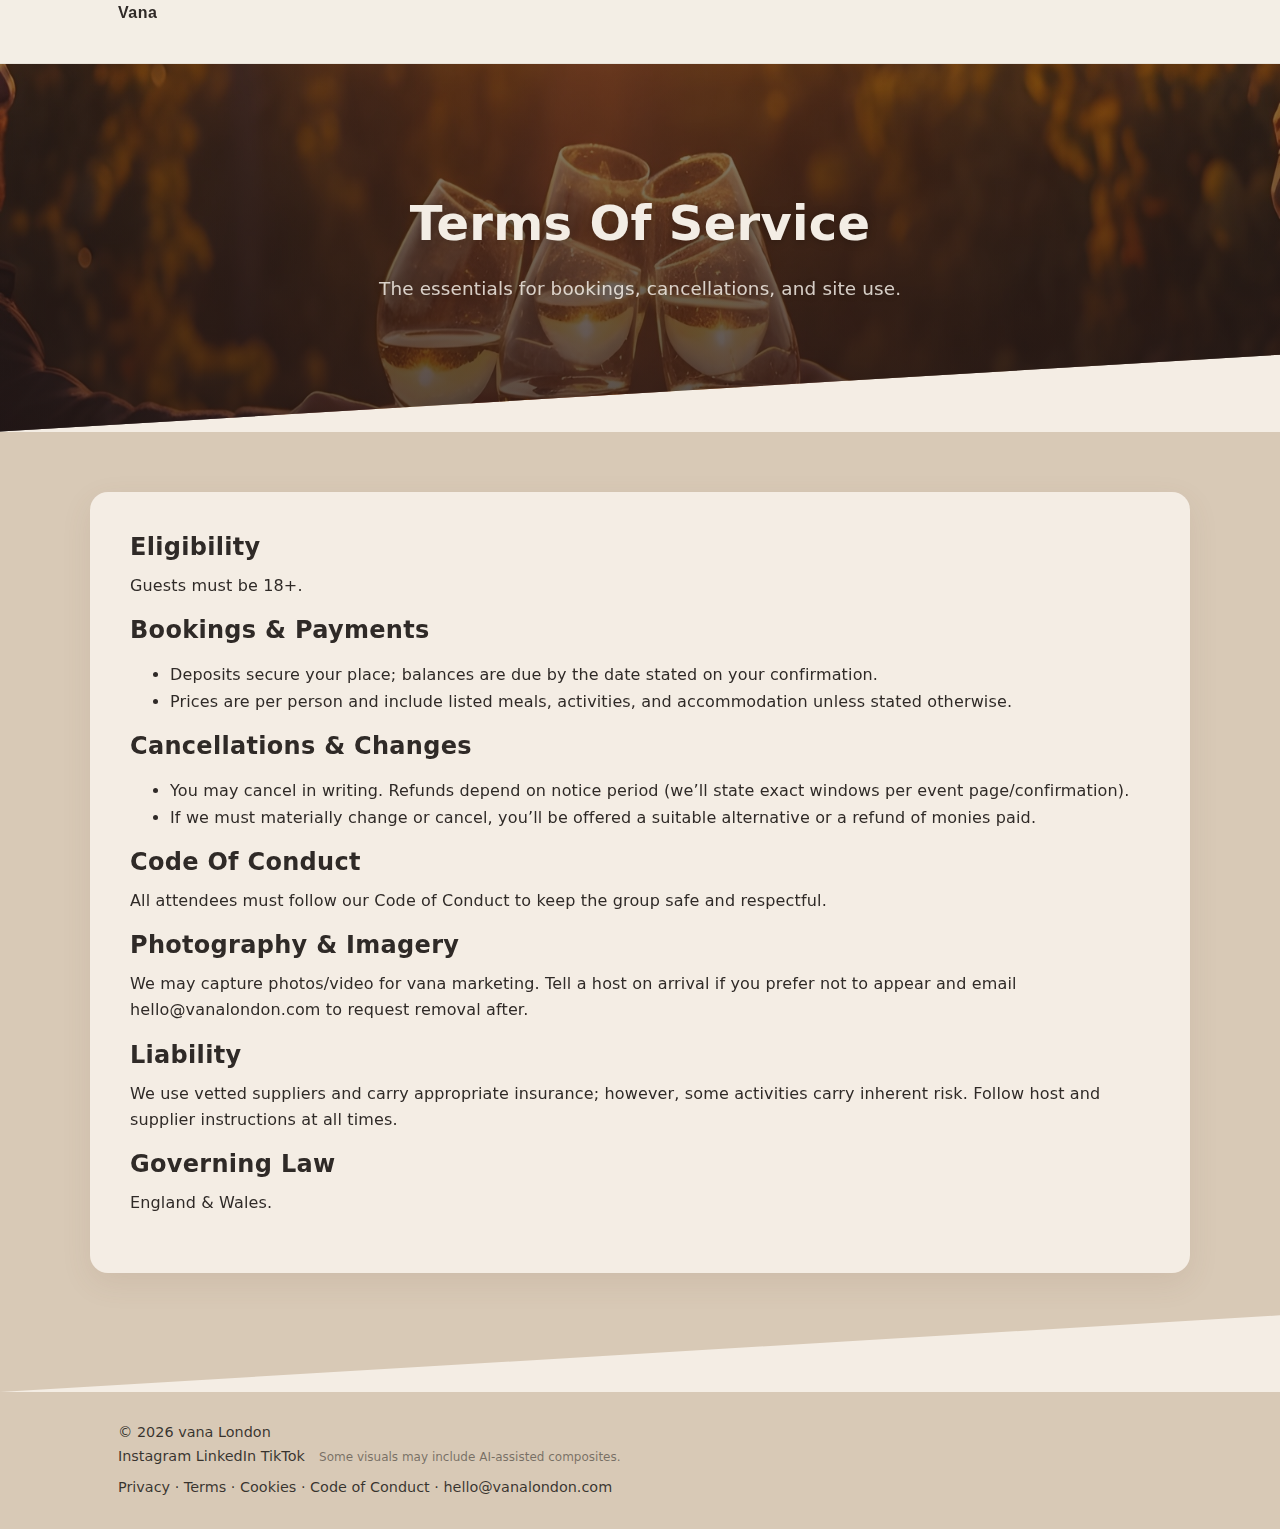
<file: terms.html>
<!DOCTYPE html><html lang="en"><head>
<meta charset="utf-8"><meta name="viewport" content="width=device-width,initial-scale=1">
<title>Terms — vana</title>
<link rel="canonical" href="https://www.vanalondon.com/terms.html">
<link rel="stylesheet" href="/assets/style.css?v=11.6">
<script type="application/ld+json">{"@context":"https://schema.org","@type":"Organization","name":"vana London","url":"https://www.vanalondon.com","logo":"https://www.vanalondon.com/assets/icons/favicon-180.png","sameAs":["https://www.instagram.com/vana.london","https://www.linkedin.com/company/vanalondon","https://www.tiktok.com/@vana.london"],"contactPoint":[{"@type":"ContactPoint","contactType":"general enquiries","email":"hello@vanalondon.com"}]}</script>

  <!-- Minimal reveal (Terms) -->
  <style>
    :root { --reveal-dur: 600ms; --reveal-ease: cubic-bezier(.2,.65,.3,1); }
    .reveal { opacity: 0; transform: translateY(18px); will-change: opacity, transform;
      transition: opacity var(--reveal-dur) var(--reveal-ease), transform var(--reveal-dur) var(--reveal-ease); }
    .reveal.is-visible { opacity: 1; transform: translateY(0); }
    @media (prefers-reduced-motion: reduce) {
      .reveal { opacity: 1; transform: none; transition: none; }
    }
  </style>
</head><body>
<header><div class="wrap nav"><div class="brand"><a href="/"><span>vana</span></a></div></div></header>
<main id="main">
  <section class="hero hero--bg hero--contrast small slant-bottom"><div class="wrap reveal">
    <h1>Terms of Service</h1>
    <p class="lede">The essentials for bookings, cancellations, and site use.</p>
  </div></section>
  <section class="alt slant-top slant-bottom"><div class="wrap card reveal">
    <h3>Eligibility</h3>
    <p>Guests must be 18+.</p>

    <h3>Bookings & payments</h3>
    <ul>
      <li>Deposits secure your place; balances are due by the date stated on your confirmation.</li>
      <li>Prices are per person and include listed meals, activities, and accommodation unless stated otherwise.</li>
    </ul>

    <h3>Cancellations & changes</h3>
    <ul>
      <li>You may cancel in writing. Refunds depend on notice period (we’ll state exact windows per event page/confirmation).</li>
      <li>If we must materially change or cancel, you’ll be offered a suitable alternative or a refund of monies paid.</li>
    </ul>

    <h3>Code of Conduct</h3>
    <p>All attendees must follow our <a href="/code-of-conduct.html">Code of Conduct</a> to keep the group safe and respectful.</p>

    <h3>Photography & imagery</h3>
    <p>We may capture photos/video for vana marketing. Tell a host on arrival if you prefer not to appear and email
      <a href="mailto:hello@vanalondon.com">hello@vanalondon.com</a> to request removal after.</p>

    <h3>Liability</h3>
    <p>We use vetted suppliers and carry appropriate insurance; however, some activities carry inherent risk. Follow host and supplier instructions at all times.</p>

    <h3>Governing law</h3>
    <p>England & Wales.</p>
  </div></section>
</main>
<footer>
    <div class="wrap">
      <div>© <span id="year"></span> vana London</div>
      <div class="socials">
        <a href="https://www.instagram.com/vana.london" aria-label="Instagram" target="_blank" rel="noopener">Instagram</a>
        <a href="https://www.linkedin.com/company/vanalondon" aria-label="LinkedIn" target="_blank" rel="noopener">LinkedIn</a>
        <a href="https://www.tiktok.com/@vana.london" aria-label="TikTok" target="_blank" rel="noopener">TikTok</a>
        <small class="ai-note" style="opacity:.6; margin-left:.6rem">Some visuals may include AI-assisted composites.</small>
      </div>
      <div style="margin-top:.5rem">
        <a href="/privacy.html">Privacy</a> ·
        <a href="/terms.html" aria-current="page">Terms</a> ·
        <a href="/cookies.html">Cookies</a> ·
        <a href="/code-of-conduct.html">Code of Conduct</a> ·
        <a href="mailto:hello@vanalondon.com">hello@vanalondon.com</a>
      </div>
    </div>
  </footer>
  <script>document.getElementById('year').textContent = new Date().getFullYear();</script>

  <!-- Reveal JS -->
  <script>
    (function(){
      const els = document.querySelectorAll('.reveal');
      if (!('IntersectionObserver' in window) || !els.length) return;
      const io = new IntersectionObserver((entries)=>{
        entries.forEach(en => { if (en.isIntersecting) en.target.classList.add('is-visible'); });
      }, { threshold: 0.12 });
      els.forEach(el => io.observe(el));
    })();
  </script>
</body></html>
</file>
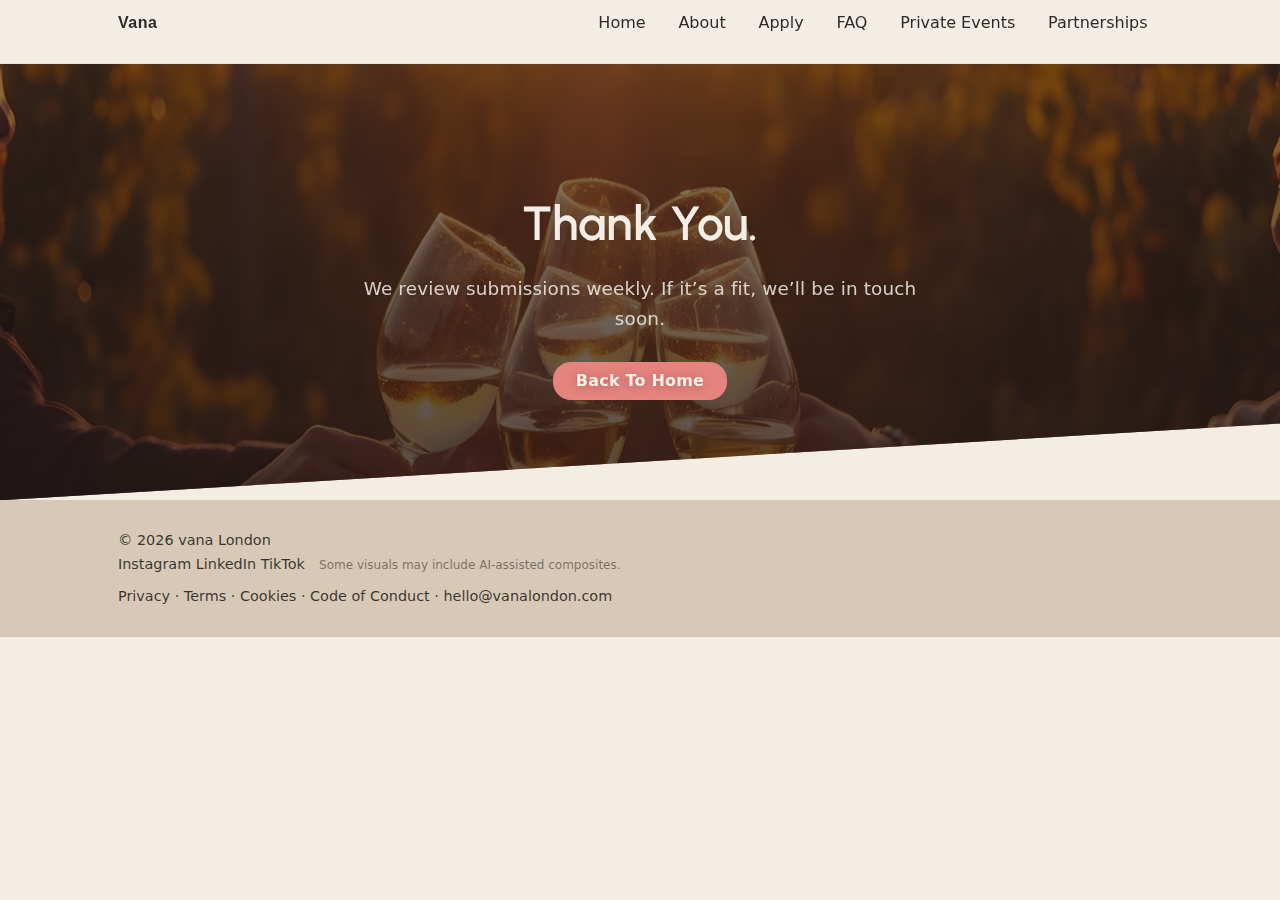
<file: thank-you.html>
<!DOCTYPE html>
<html lang="en">
<head>
  <meta charset="UTF-8" />
  <meta name="viewport" content="width=device-width,initial-scale=1" />
  <meta name="robots" content="index, follow" />
  <title>Thank You | vana London</title>
  <meta name="description" content="Thanks for registering with vana. We’ll be in touch once applications open for our next curated weekend escapes." />
  <link rel="canonical" href="https://www.vanalondon.com/thank-you.html"/>

  <!-- Open Graph / Twitter -->
  <meta property="og:title" content="Thank You | vana"/>
  <meta property="og:description" content="Thanks for registering with vana. We’ll be in touch once applications open for our next curated weekend escapes."/>
  <meta property="og:type" content="website"/>
  <meta property="og:url" content="https://www.vanalondon.com/thank-you.html"/>
  <meta property="og:image" content="/assets/images/og.jpg"/>
  <meta name="twitter:card" content="summary_large_image"/>
  <meta name="twitter:title" content="Thank You | vana"/>
  <meta name="twitter:description" content="Thanks for registering with vana. We’ll be in touch once applications open for our next curated weekend escapes."/>
  <meta name="twitter:image" content="/assets/images/og.jpg"/>

  <!-- Icons -->
  <link rel="icon" href="/assets/icons/favicon.ico" sizes="any">
  <link rel="apple-touch-icon" href="/assets/icons/favicon-180.png">

  <!-- Fonts -->
  <link rel="preconnect" href="https://fonts.googleapis.com">
  <link rel="preconnect" href="https://fonts.gstatic.com" crossorigin>
  <link href="https://fonts.googleapis.com/css2?family=Poppins:wght@300;400;600&family=Urbanist:wght@500;600&display=swap" rel="stylesheet">

  <!-- Styles -->
  <link rel="stylesheet" href="/assets/style.css?v=11.6"/>

  <!-- Consent defaults -->
  <script>
    (function(w,d){
      w.dataLayer=w.dataLayer||[];
      function gtag(){w.dataLayer.push(arguments);}
      w.gtag=gtag;
      gtag('consent','default',{
        ad_storage:'denied',ad_user_data:'denied',ad_personalization:'denied',
        analytics_storage:'denied',functionality_storage:'granted',security_storage:'granted',
        wait_for_update:500
      });
    })(window,document);
  </script>

  <!-- GA4 -->
  <script async src="https://www.googletagmanager.com/gtag/js?id=G-ZCSZ025VD0"></script>
  <script>
    window.dataLayer=window.dataLayer||[];
    function gtag(){dataLayer.push(arguments);}
    gtag('js',new Date());
    gtag('config','G-ZCSZ025VD0',{'anonymize_ip':true});
  </script>

  <!-- JSON-LD -->
  <script type="application/ld+json">{"@context":"https://schema.org","@type":"Organization","name":"vana London","url":"https://www.vanalondon.com","logo":"https://www.vanalondon.com/assets/icons/favicon-180.png","sameAs":["https://www.instagram.com/vana.london","https://www.linkedin.com/company/vanalondon","https://www.tiktok.com/@vana.london"],"contactPoint":[{"@type":"ContactPoint","contactType":"general enquiries","email":"hello@vanalondon.com"}]}</script>

  <!-- Minimal reveal (Thank You) -->
  <style>
    :root { --reveal-dur: 600ms; --reveal-ease: cubic-bezier(.2,.65,.3,1); }
    .reveal { opacity: 0; transform: translateY(18px); will-change: opacity, transform;
      transition: opacity var(--reveal-dur) var(--reveal-ease), transform var(--reveal-dur) var(--reveal-ease); }
    .reveal.is-visible { opacity: 1; transform: translateY(0); }
    @media (prefers-reduced-motion: reduce) {
      .reveal { opacity: 1; transform: none; transition: none; }
    }
  </style>
</head>
<body>

  <a class="sr-only" href="#main">Skip to content</a>
  <header>
    <div class="wrap nav">
      <div class="brand"><a href="/"><span>vana</span></a></div>
      <nav class="links" aria-label="Primary">
        <a href="/" id="nav-home">Home</a>
        <a href="/about.html" id="nav-about">About</a>
        <a href="/apply.html" id="nav-apply">Apply</a>
        <a href="/faq.html" id="nav-faq">FAQ</a>
        <a href="/private-events.html" id="nav-private">Private Events</a>
        <a href="/partnerships.html" id="nav-partnerships">Partnerships</a></nav>
    </div>
  </header>

  <main id="main">
    <section class="hero hero--bg hero--contrast small slant-bottom">
      <div class="wrap reveal">
        <h1>Thank you.</h1>
        <p class="lede">We review submissions weekly. If it’s a fit, we’ll be in touch soon.</p>
        <div class="cta">
          <a class="btn" href="/">Back to Home</a>
        </div>
      </div>
    </section>
  </main>

  <script>
    if (window.gtag) { gtag('event','generate_lead',{page:'thank_you'}); }
  </script>

  <footer>
    <div class="wrap">
      <div>© <span id="year"></span> vana London</div>
      <div class="socials">
        <a href="https://www.instagram.com/vana.london" aria-label="Instagram" target="_blank" rel="noopener">Instagram</a>
        <a href="https://www.linkedin.com/company/vanalondon" aria-label="LinkedIn" target="_blank" rel="noopener">LinkedIn</a>
        <a href="https://www.tiktok.com/@vana.london" aria-label="TikTok" target="_blank" rel="noopener">TikTok</a>
        <small class="ai-note" style="opacity:.6; margin-left:.6rem">Some visuals may include AI-assisted composites.</small>
      </div>
      <div style="margin-top:.5rem">
        <a href="/privacy.html">Privacy</a> ·
        <a href="/terms.html">Terms</a> ·
        <a href="/cookies.html">Cookies</a> ·
        <a href="/code-of-conduct.html">Code of Conduct</a> ·
        <a href="mailto:hello@vanalondon.com">hello@vanalondon.com</a>
      </div>
    </div>
  </footer>
  <script>document.getElementById('year').textContent = new Date().getFullYear();</script>

  <!-- Cookie modal -->
  <div id="cookie-modal" class="cookie-modal" aria-hidden="true" role="dialog" aria-modal="true" aria-labelledby="cookie-title" aria-describedby="cookie-desc" style="display:none;">
    <div class="cookie-inner">
      <h2 id="cookie-title">Help us improve vana</h2>
      <p id="cookie-desc">We use cookies to remember preferences and, with your permission, to understand how our site is used so we can design better weekends. Choose what you'd like.</p>

      <div class="cookie-actions">
        <button id="accept-all" class="btn btn-primary">Accept all</button>
        <button id="reject-all" class="btn btn-secondary">Reject all</button>
        <button id="manage-settings" class="btn btn-link">Manage settings</button>
      </div>

      <div id="cookie-settings" class="cookie-settings" style="display:none;">
        <label><input type="checkbox" id="analytics-toggle"> Analytics (helps us see what’s working)</label><br>
        <label><input type="checkbox" id="marketing-toggle"> Marketing (occasional event updates)</label><br>
        <div style="margin-top:10px;">
          <button id="save-settings" class="btn btn-primary small">Save choices</button>
          <button id="cancel-settings" class="btn btn-secondary small">Cancel</button>
        </div>
      </div>

      <button id="cookie-close" class="cookie-close" aria-label="Close cookie dialog" title="Close">×</button>
    </div>
  </div>
  <script src="/assets/cookie.js"></script>

  <!-- Universal nav highlight -->
  <script>
  (function(){
    const toIndex=p=>p.replace(/\/$/,"/index.html");
    const aliasMap={"/register.html":"/apply.html"};
    const hereRaw=toIndex(location.pathname||"/");
    const here=aliasMap[hereRaw]||hereRaw;
    const nav=document.querySelector("nav.links");if(!nav)return;
    nav.querySelectorAll("a[href]").forEach(a=>{
      try{
        const url=new URL(a.getAttribute("href"),location.origin);
        if(url.origin!==location.origin)return;
        const linkPathRaw=toIndex(url.pathname||"/");
        const linkPath=aliasMap[linkPathRaw]||linkPathRaw;
        const isActive=linkPath===here||(here==="/index.html"&&linkPath==="/");
        if(isActive){a.setAttribute("aria-current","page");a.classList.add("is-active");}
      }catch(e){}
    });
  })();
  </script>

  <!-- Reveal JS -->
  <script>
    (function(){
      const els = document.querySelectorAll('.reveal');
      if (!('IntersectionObserver' in window) || !els.length) return;
      const io = new IntersectionObserver((entries)=>{
        entries.forEach(en => { if (en.isIntersecting) en.target.classList.add('is-visible'); });
      }, { threshold: 0.12 });
      els.forEach(el => io.observe(el));
    })();
  </script>
</body>
</html>
</file>
<file: assets/style.css>
:root {
  --sand: #f4ede4; /* Linen Mist */
  --paper: #d8c9b6; /* Stone Smoke */
  --honey: #d5a55d; /* Golden Hour */
  --rose: #b47052; /* Terracotta Veil */
  --plum: #724d3d; /* Ember Clay */
  --ink: #2f2a27; /* Ink Noir */
  --wine: #4c2e2b; /* Plum Shadow */
  --rosewood: #7d524d; /* Rosewood Depth */
  --blush: #ae756f; /* Wine Blush */
  --coral: #e5837e; /* Coral Ember */

  --max: 1100px;
  --gap: clamp(16px, 3vw, 28px);
  --radius: 18px;
  --line: rgba(114, 77, 61, 0.18);
  --shadow: 0 10px 30px rgba(114, 77, 61, 0.1);
  --sketch: #b9b0a8;
  --header-h: 64px;
}

/* --- VANA buttons (restored) --- */
.btn {
  display: inline-block;
  border: none;
  border-radius: var(--radius);
  padding: 0.7em 1.4em;
  cursor: pointer;
  background: var(--coral);
  color: var(--sand);
  font-family: "Nunito Sans", system-ui, sans-serif;
  font-weight: 600;
  letter-spacing: 0.2px;
  transition: background 0.25s ease, transform 0.2s ease, box-shadow 0.2s ease;
  text-decoration: none;
  line-height: 1;
}
.btn:hover {
  transform: translateY(-1px);
  background: var(--rose);
}
.btn.small {
  padding: 0.5em 1em;
  font-size: 0.875rem;
}

.btn.btn-secondary,
.btn-secondary {
  background: transparent;
  border: 1px solid rgba(47, 42, 39, 0.25);
  color: var(--ink);
}
.btn.btn-secondary:hover,
.btn-secondary:hover {
  background: rgba(229, 131, 126, 0.08);
  border-color: var(--coral);
  color: var(--ink);
}

/* Reset / base */
* {
  box-sizing: border-box;
}
html,
body {
  margin: 0;
  padding: 0;
}
img {
  max-width: 100%;
  display: block;
  height: auto;
}
a {
  color: inherit;
  text-decoration: none;
}
html {
  font-size: 16px;
  text-rendering: optimizeLegibility;
}
body {
  background: var(--sand);
  color: var(--ink);
  font-family: "DM Sans", system-ui, -apple-system, "Segoe UI", Roboto, Arial,
    sans-serif;
  font-weight: 300;
  line-height: 1.65;
  text-transform: none;
}

h1,
h2,
h3 {
  font-family: "Nunito Sans", system-ui, sans-serif;
  font-weight: 600;
  line-height: 1.3;
  letter-spacing: 0.3px;
  margin: 0 0 0.4em;
  text-transform: lowercase;
}

/* Layout wrappers */
.wrap {
  max-width: var(--max);
  margin: 0 auto;
  padding: 0 var(--gap);
}
.wrap.nav,
.wrap.foot {
  display: flex;
  align-items: center;
  justify-content: space-between;
  flex-wrap: wrap;
  gap: var(--gap);
}
.hero,
section {
  position: relative;
}
section.alt {
  background: var(--paper);
}
section.slant-top::before,
section.slant-bottom::after {
  content: "";
  display: block;
  position: absolute;
  left: 0;
  right: 0;
  height: 80px;
  background: var(--sand);
  clip-path: polygon(0 0, 100% 100%, 0 100%);
  pointer-events: none;
  z-index: 0;
}
section.slant-top::before {
  top: 0;
  transform: rotate(180deg);
}
section.slant-bottom::after {
  bottom: 0;
}
section,
section .wrap,
.card {
  position: relative;
  z-index: 1;
}

/* Force hero background image sitewide on .hero--bg */
.hero.hero--bg {
  background: linear-gradient(
      0deg,
      rgba(76, 46, 43, 0.48),
      rgba(76, 46, 43, 0.28)
    ),
    image-set(
        url("/assets/images/hero-1600.avif") type("image/avif"),
        url("/assets/images/hero-1600.webp") type("image/webp"),
        url("/assets/images/hero-1600.jpg") type("image/jpeg")
      )
      center/cover no-repeat !important;
  color: #f3ede5;
  text-shadow: 0 1px 10px rgba(0, 0, 0, 0.25);
  min-height: clamp(280px, 35vh, 520px);
}

/* Headings & text */
h1,
h2,
h3 {
  font-family: "Urbanist", system-ui, sans-serif;
  font-weight: 600;
  line-height: 1.3;
  margin: 0 0 0.4em;
}
h1 {
  font-size: clamp(2rem, 5vw, 3rem);
}
h2 {
  font-size: clamp(1.5rem, 4vw, 2rem);
}
h3 {
  font-size: clamp(1.25rem, 3vw, 1.5rem);
}
p {
  margin: 0 0 1em;
}

/* Buttons */
.btn.small {
  padding: 0.5em 1em;
  font-size: 0.875rem;
}

/* Forms */
input,
select,
textarea {
  width: 100%;
  border-radius: var(--radius);
  border: 1px solid rgba(0, 0, 0, 0.1);
  padding: 0.75em 1em;
  font-family: inherit;
  font-size: 1rem;
}
label {
  display: block;
  margin-bottom: 1em;
  font-size: 0.95rem;
}
input[type="checkbox"] {
  width: auto;
  margin-right: 0.4em;
}
textarea {
  resize: vertical;
}
fieldset {
  border: none;
  margin: 0;
  padding: 0;
}
.req {
  display: none !important;
}

/* Nav + header */
header {
  position: sticky;
  top: 0;
  background: rgba(243, 237, 229, 0.8);
  backdrop-filter: blur(10px);
  z-index: 10;
  border-bottom: 1px solid rgba(0, 0, 0, 0.05);
  min-height: var(--header-h);
}
.brand span {
  font-family: "Nunito Sans", sans-serif;
  font-weight: 600;
  text-transform: lowercase;
  letter-spacing: 0.5px;
}
nav.links {
  display: flex;
  flex-wrap: wrap;
  gap: 6px 4px;
}
nav.links a {
  font-weight: 500;
  padding: 0.6em 0.9em;
  position: relative;
  transition: color 0.2s ease, opacity 0.2s ease;
}
/* Hero sections */
.hero {
  display: flex;
  align-items: center;
  justify-content: center;
  text-align: center;
  color: var(--ink);
  padding: clamp(60px, 12vw, 140px) 0;
}
.hero.small {
  padding: clamp(80px, 10vw, 160px) 0 100px;
}
.hero .lede {
  font-size: 1.15rem;
  opacity: 0.85;
  max-width: 600px;
  margin: 0 auto 1.5em;
}
/* Optional background image helper */
.hero--bg {
  background: linear-gradient(
      0deg,
      rgba(76, 46, 43, 0.48),
      rgba(76, 46, 43, 0.28)
    ),
    image-set(
        url("/assets/images/hero-1600.avif") type("image/avif"),
        url("/assets/images/hero-1600.webp") type("image/webp"),
        url("/assets/images/hero-1600.jpg") type("image/jpeg")
      )
      center/cover no-repeat;
  color: var(--sand);
  text-shadow: 0 1px 10px rgba(0, 0, 0, 0.25);
}
@supports (background-image: -webkit-image-set(url("x") 1x)) or (background-image: image-set(url("x") 1x)) {
  .hero--bg[data-bg] {
    background: linear-gradient(
        0deg,
        rgba(76, 46, 43, 0.48),
        rgba(76, 46, 43, 0.28)
      ),
      image-set(
        url(var(--bg-avif)) type("image/avif"),
        url(var(--bg-webp)) type("image/webp"),
        url(var(--bg-jpg)) type("image/jpeg")
      )
      center/cover no-repeat;
  }
}

/* Cards + layout blocks */
.card {
  background: var(--sand);
  box-shadow: var(--shadow);
  border-radius: var(--radius);
  padding: clamp(20px, 4vw, 40px);
}
.grid.two {
  display: grid;
  grid-template-columns: repeat(auto-fit, minmax(250px, 1fr));
  gap: 1.5em;
}

/* Split layout (copy | media). Use .reverse to flip. */
.split {
  display: grid;
  align-items: center;
  gap: 2.2rem;
  grid-template-columns: 1.1fr 0.9fr;
}
.split.reverse {
  grid-template-columns: 0.9fr 1.1fr;
}
.split-copy ul {
  margin: 0;
  padding-left: 1.2em;
}
.split-media img {
  width: 100%;
  max-height: 560px;
  object-fit: cover;
  border-radius: var(--radius);
}
@media (max-width: 900px) {
  .split,
  .split.reverse {
    grid-template-columns: 1fr;
  }
  .split-media img {
    max-height: 420px;
  }
}

/* Features (Drawn to ...) */
.features {
  display: grid;
  grid-template-columns: repeat(auto-fit, minmax(220px, 1fr));
  gap: 1.5em;
  text-align: center;
}
.features .circle {
  border-radius: 50%;
  aspect-ratio: 1/1;
  object-fit: cover;
  margin-bottom: 1em;
  width: 100%;
}

.features.three {
  grid-template-columns: repeat(3, minmax(240px, 1fr));
  gap: 2rem;
}
.features.three article {
  max-width: 420px;
  margin: 0 auto;
}
.features.three .circle {
  max-width: 360px;
  margin: 0 auto 1rem;
} /* big round images like your screenshot */

/* Footer */
footer {
  background: var(--paper);
  font-size: 0.9rem;
  color: rgba(0, 0, 0, 0.75);
  padding: 2em 0;
}
.foot-links a {
  margin-left: 0.4em;
}
.foot-links a:first-child {
  margin-left: 0;
}
.foot-links .social {
  margin-left: 0.6em;
  opacity: 0.85;
}
.foot-links .social:hover {
  opacity: 1;
}
.tagline-foot em {
  font-style: normal;
  opacity: 0.8;
}

/* Cookie modal */
.cookie-modal {
  position: fixed;
  inset: 0;
  background: rgba(0, 0, 0, 0.55);
  display: flex;
  align-items: center;
  justify-content: center;
  z-index: 9999;
}
.cookie-inner {
  background: var(--sand);
  border-radius: var(--radius);
  padding: 2em;
  max-width: 480px;
  box-shadow: var(--shadow);
  position: relative;
}
.cookie-actions {
  margin-top: 1.5em;
  display: flex;
  gap: 1em;
  flex-wrap: wrap;
}
.cookie-settings {
  margin-top: 1em;
}
.cookie-close {
  position: absolute;
  top: 10px;
  right: 14px;
  background: none;
  border: none;
  font-size: 1.4rem;
  cursor: pointer;
}

/* Accessibility / motion */
.sr-only {
  position: absolute;
  width: 1px;
  height: 1px;
  padding: 0;
  margin: -1px;
  overflow: hidden;
  clip: rect(0, 0, 0, 0);
  border: 0;
}
@media (prefers-reduced-motion: reduce) {
  * {
    animation: none !important;
    transition: none !important;
  }
}

/* Reading & spacing polish */
.wrap,
p,
li,
.form,
label,
input,
textarea {
  overflow-wrap: anywhere;
  word-break: break-word;
}
main,
[id] {
  scroll-margin-top: calc(var(--header-h) + 10px);
}
section.slant-bottom {
  padding-bottom: max(120px, 10vh);
}
section.slant-top {
  padding-top: max(60px, 6vh);
}

/* FAQ formatting */
details.faq {
  margin: 10px 0;
  border-radius: 12px;
  overflow: hidden;
  background: transparent;
}
details.faq summary {
  list-style: none;
  cursor: pointer;
  padding: 14px 16px;
  font-weight: 600;
  background: rgba(0, 0, 0, 0.04);
}
details.faq[open] summary {
  background: rgba(0, 0, 0, 0.06);
}
details.faq > div {
  padding: 12px 16px 16px;
  color: rgba(0, 0, 0, 0.85);
}
/* Optional chevron */
details.faq summary::-webkit-details-marker {
  display: none;
}
details.faq summary::after {
  content: "▸";
  float: right;
  transition: transform 0.2s ease;
  opacity: 0.7;
}
details.faq[open] summary::after {
  transform: rotate(90deg);
  opacity: 1;
}

/* Hover polish (from v10) */
nav.links a {
  transition: color 0.2s ease, opacity 0.2s ease;
}
.btn.btn-secondary,
.btn-secondary {
  transition: background-color 0.2s ease, color 0.2s ease,
    border-color 0.2s ease;
}
.btn.btn-secondary:hover,
.btn-secondary:hover {
  background: rgba(229, 131, 126, 0.08);
  border-color: var(--coral);
  color: var(--ink);
}
/* Optional stronger hero overlay as a utility */
.hero--contrast {
  position: relative;
  overflow: hidden;
}
.hero--contrast::before {
  content: "";
  position: absolute;
  inset: 0;
  pointer-events: none;
  background: linear-gradient(
    0deg,
    rgba(20, 14, 13, 0.55),
    rgba(20, 14, 13, 0.35)
  );
}

/* Fallback: ensure hero background always shows */
.hero--bg,
.hero.small {
  background-size: cover;
  background-position: center;
  background-repeat: no-repeat;
  background-color: var(--sand);
}

.hero--bg[data-bg] {
  background: linear-gradient(
      0deg,
      rgba(76, 46, 43, 0.48),
      rgba(76, 46, 43, 0.28)
    ),
    url("/assets/images/hero-1600.jpg") center/cover no-repeat;
}

@supports (background: image-set(url("x") type("image/avif"))) {
  .hero--bg[data-bg] {
    background: linear-gradient(
        0deg,
        rgba(76, 46, 43, 0.48),
        rgba(76, 46, 43, 0.28)
      ),
      image-set(
          url("/assets/images/hero-1600.avif") type("image/avif"),
          url("/assets/images/hero-1600.webp") type("image/webp"),
          url("/assets/images/hero-1600.jpg") type("image/jpeg")
        )
        center/cover no-repeat;
  }
}

/* Circle image layout fix */
.features .circle {
  display: block;
  width: 100%;
  aspect-ratio: 1 / 1;
  border-radius: 50%;
  object-fit: cover;
  position: relative;
  z-index: 2;
}

/* Prevent slants covering text/images */
section,
section .wrap,
.card,
.split,
.features {
  position: relative;
  z-index: 1;
}

/* Anti-hairline fixes for slanted sections */
section.slant-top,
section.slant-bottom {
  position: relative;
  z-index: 0;
}

section.slant-top::before,
section.slant-bottom::after {
  /* whatever background you already set */
  position: absolute;
  left: 0;
  right: 0;
  content: "";
  pointer-events: none;
  backface-visibility: hidden;
  transform: translateZ(0); /* force GPU, reduces AA seams */
}

/* Overlap the next/prev section by a couple of pixels */
section.slant-top::before {
  top: -2px;
  height: 7vw;
  transform: skewY(3deg) translateZ(0);
}
section.slant-bottom::after {
  bottom: -2px;
  height: 7vw;
  transform: skewY(-3deg) translateZ(0);
}

/* If you use borders/shadows on sections, don’t draw them under slants */
section.slant-top,
section.slant-bottom {
  box-shadow: none;
  border: 0;
}

/* Example: slant the bottom edge of a section using clip-path */
section.slant-bottom {
  clip-path: polygon(0 0, 100% 0, 100% calc(100% - 5vw), 0 100%);
}
section.slant-top {
  clip-path: polygon(0 5vw, 100% 0, 100% 100%, 0 100%);
}

/* === MOTH Forms v11.4 === */

/* Structure & spacing */
.form {
  --row: 18px;
  --col: 14px;
}
.form .grid.two {
  display: grid;
  grid-template-columns: repeat(2, minmax(0, 1fr));
  gap: var(--row) var(--col);
}
@media (max-width: 760px) {
  .form .grid.two {
    grid-template-columns: 1fr;
  }
  .form label {
    display: block;
    margin: 0 0 0.8rem;
  }
  .form .field {
    margin-bottom: 1rem;
  }

  /* Inputs: contrast + focus */
  .form input,
  .form select,
  .form textarea {
    width: 100%;
    border-radius: var(--radius);
    border: 1px solid rgba(0, 0, 0, 0.2); /* darker for contrast */
    background: #fff; /* clearer against paper background */
    padding: 0.75em 1em;
    font-size: 1rem;
  }
}

/* Checkbox rows */
.form .checkbox-list label {
  display: flex;
  gap: 0.6rem;
  align-items: flex-start;
  margin: 0.5rem 0;
}
.form .checkbox-list input[type="checkbox"] {
  margin-top: 0.25rem;
}
.form input[type="checkbox"] {
  width: auto;
}

/* Section headings inside forms */
.form .label-strong {
  display: inline-block;
  font-weight: 600;
  color: var(--ink);
  margin: 0 0 0.35rem;
}
.form .prompt {
  font-style: italic;
  font-size: 0.95rem;
  opacity: 0.9;
  margin: 0.1rem 0 0.6rem;
}

[required] + .label-strong::after,
label:has(:required) .label-strong::after {
  content: " ∗";
  color: var(--rose);
  font-weight: 600;
  margin-left: 0.2em;
}

/* Submit area, helper text & captcha */
.form .actions {
  margin-top: 1rem;
  display: flex;
  flex-direction: column;
  gap: 0.6rem;
}
.g-recaptcha,
[data-netlify-recaptcha] {
  margin: 0.6rem 0 1rem;
}

/* Tiny helper/footnote */
.form .help {
  opacity: 0.8;
  font-size: 0.875rem;
}

/* Keep content above decorative slants just in case */
section,
section .wrap,
.card,
.form {
  position: relative;
  z-index: 1;
}

.split-media {
  overflow: hidden;
  border-radius: var(--radius);
}

.cta-band {
  padding-bottom: 48px;
}

/* Bold the field titles and place the single asterisk right next to them */
.form .label-strong {
  display: inline-block;
  font-weight: 600;
}
label:has(:required) .label-strong::after {
  content: " ∗";
  color: var(--rose);
  font-weight: 600;
  margin-left: 0.2em;
}

/* ---------- Seamless slants (override the old skewY version) ---------- */

/* Size of the slant edge */
:root {
  --slant: clamp(28px, 6vw, 96px);
}

/* Kill previous pseudo-elements so they don't stack/double-line */
section.slant-top::before,
section.slant-bottom::after {
  content: none !important;
}

/* Make sure sections create their own stacking context */
section.slant-top,
section.slant-bottom {
  position: relative;
  z-index: 0;
  /* remove any borders/shadows that might show as a hairline at the cut */
  border: 0;
  box-shadow: none;
}

/* Cut the section itself to form the diagonal */
section.slant-top {
  /* top edge angled down toward the left */
  clip-path: polygon(0 var(--slant), 100% 0, 100% 100%, 0% 100%);
}

section.slant-bottom {
  /* bottom edge angled down toward the right */
  clip-path: polygon(0 0, 100% 0, 100% calc(100% - var(--slant)), 0% 100%);
}

/* Optional: if you have any decorative dotted/hand-drawn lines set on slant
   pseudo-elements, disable them here to avoid ghost lines */
section.slant-top,
section.slant-bottom {
  background-image: none; /* keep your normal background-color/image as-is */
}

/* ---------------- APPLY PAGE SPACING FIX ---------------- */
body.apply main section.alt.slant-top,
body.apply main section.alt.slant-bottom {
  padding-top: 4rem;
  padding-bottom: 4rem;
}

body.apply .card.form {
  margin-top: 3rem;
  margin-bottom: 3rem;
}

/* ---------------- FAQ PAGE HERO FIX ---------------- */
body.faq .hero {
  padding-top: 8rem; /* adds headroom so text isn’t cut off by slant */
}

/* FAQ: keep the slant but add headroom so text isn't clipped */
body.faq .cta-band {
  padding-top: calc(var(--slant) + 3rem);
  padding-bottom: 4rem; /* nice breathing room above footer */
}

/* --- MOTH tiny additions (non-breaking) --- */
html {
  scroll-behavior: smooth;
} /* optional: smoother anchor jumps */
input,
textarea,
select {
  background-clip: padding-box;
} /* iOS autofill bleed fix */

/* VANA lowercase styling polish */
h1,
h2,
h3,
.btn,
.brand span {
  text-transform: capitalize;
}

p,
li {
  letter-spacing: 0.15px;
}

/* Button focus ring for accessibility */
.btn:focus-visible {
  outline: none;
  box-shadow: 0 0 0 3px rgba(229, 131, 126, 0.28); /* coral ring */
}

a:hover {
  color: var(--coral);
}
</file>
